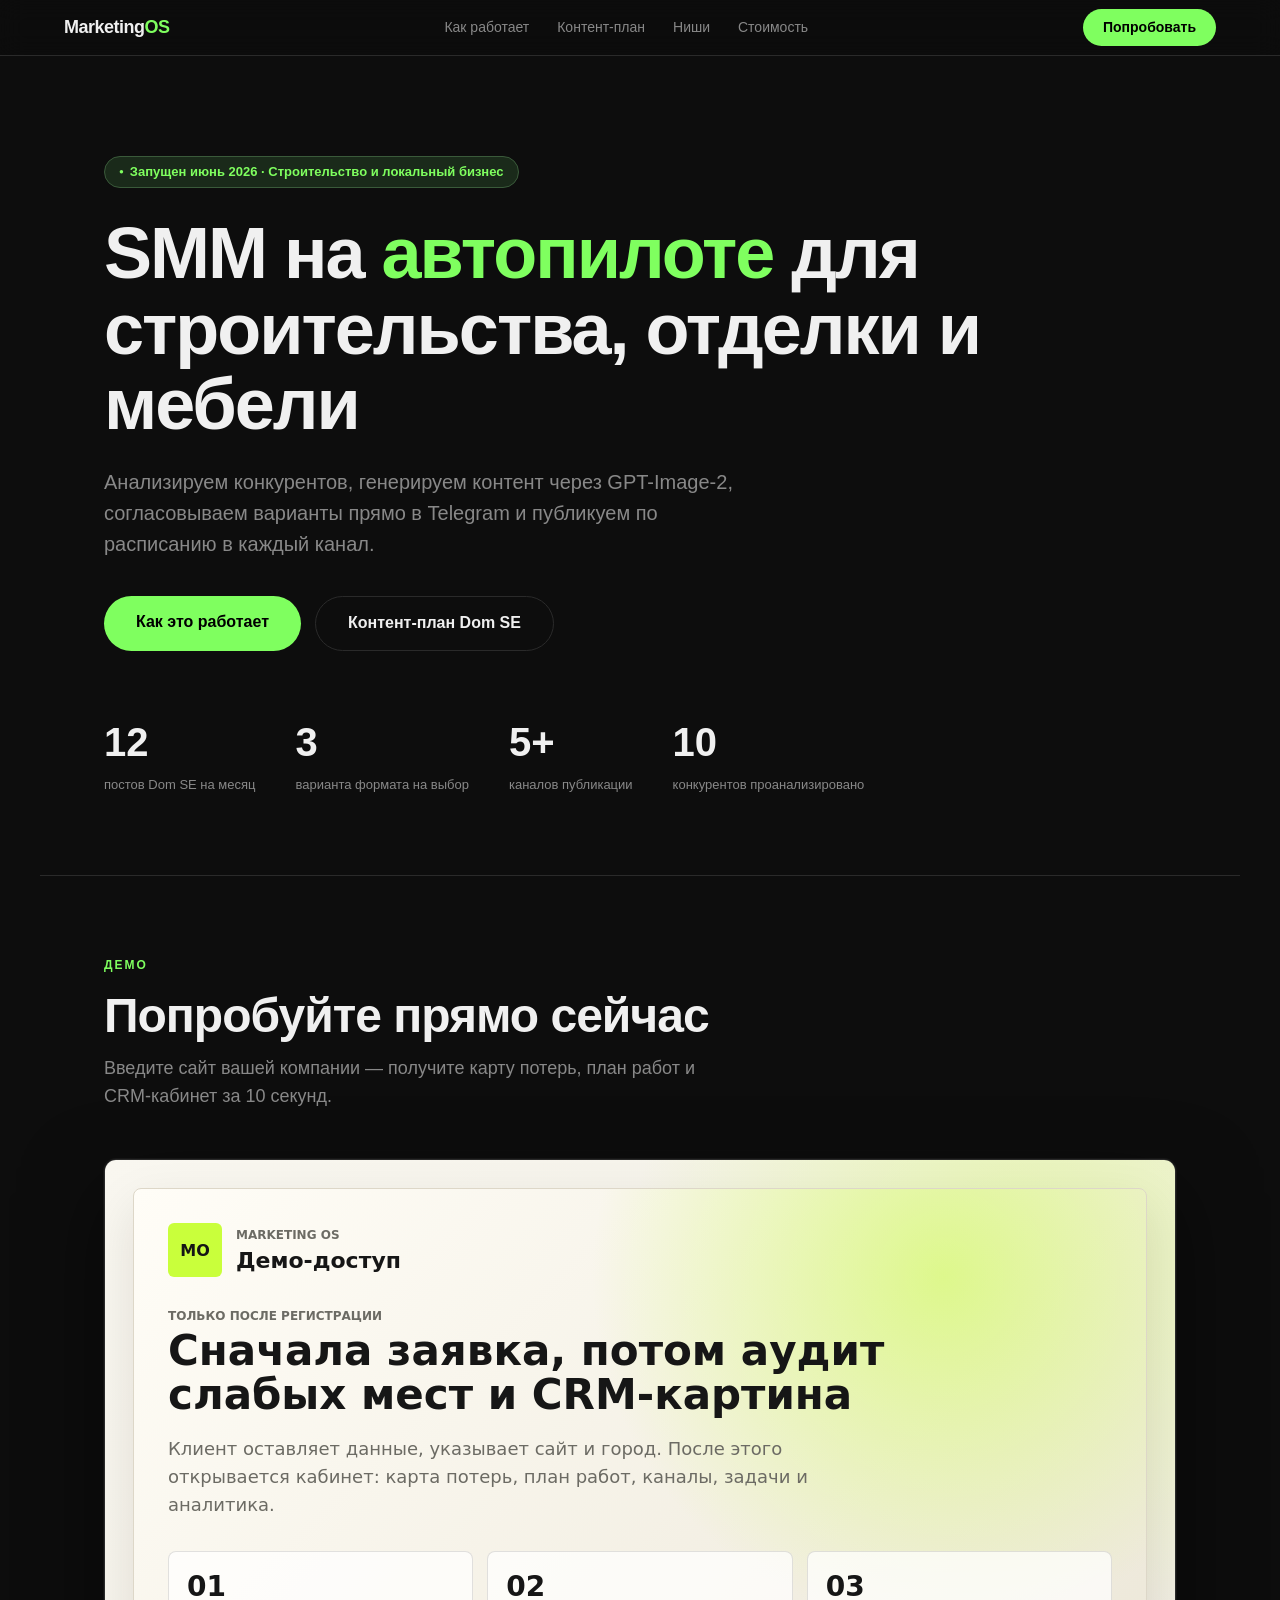
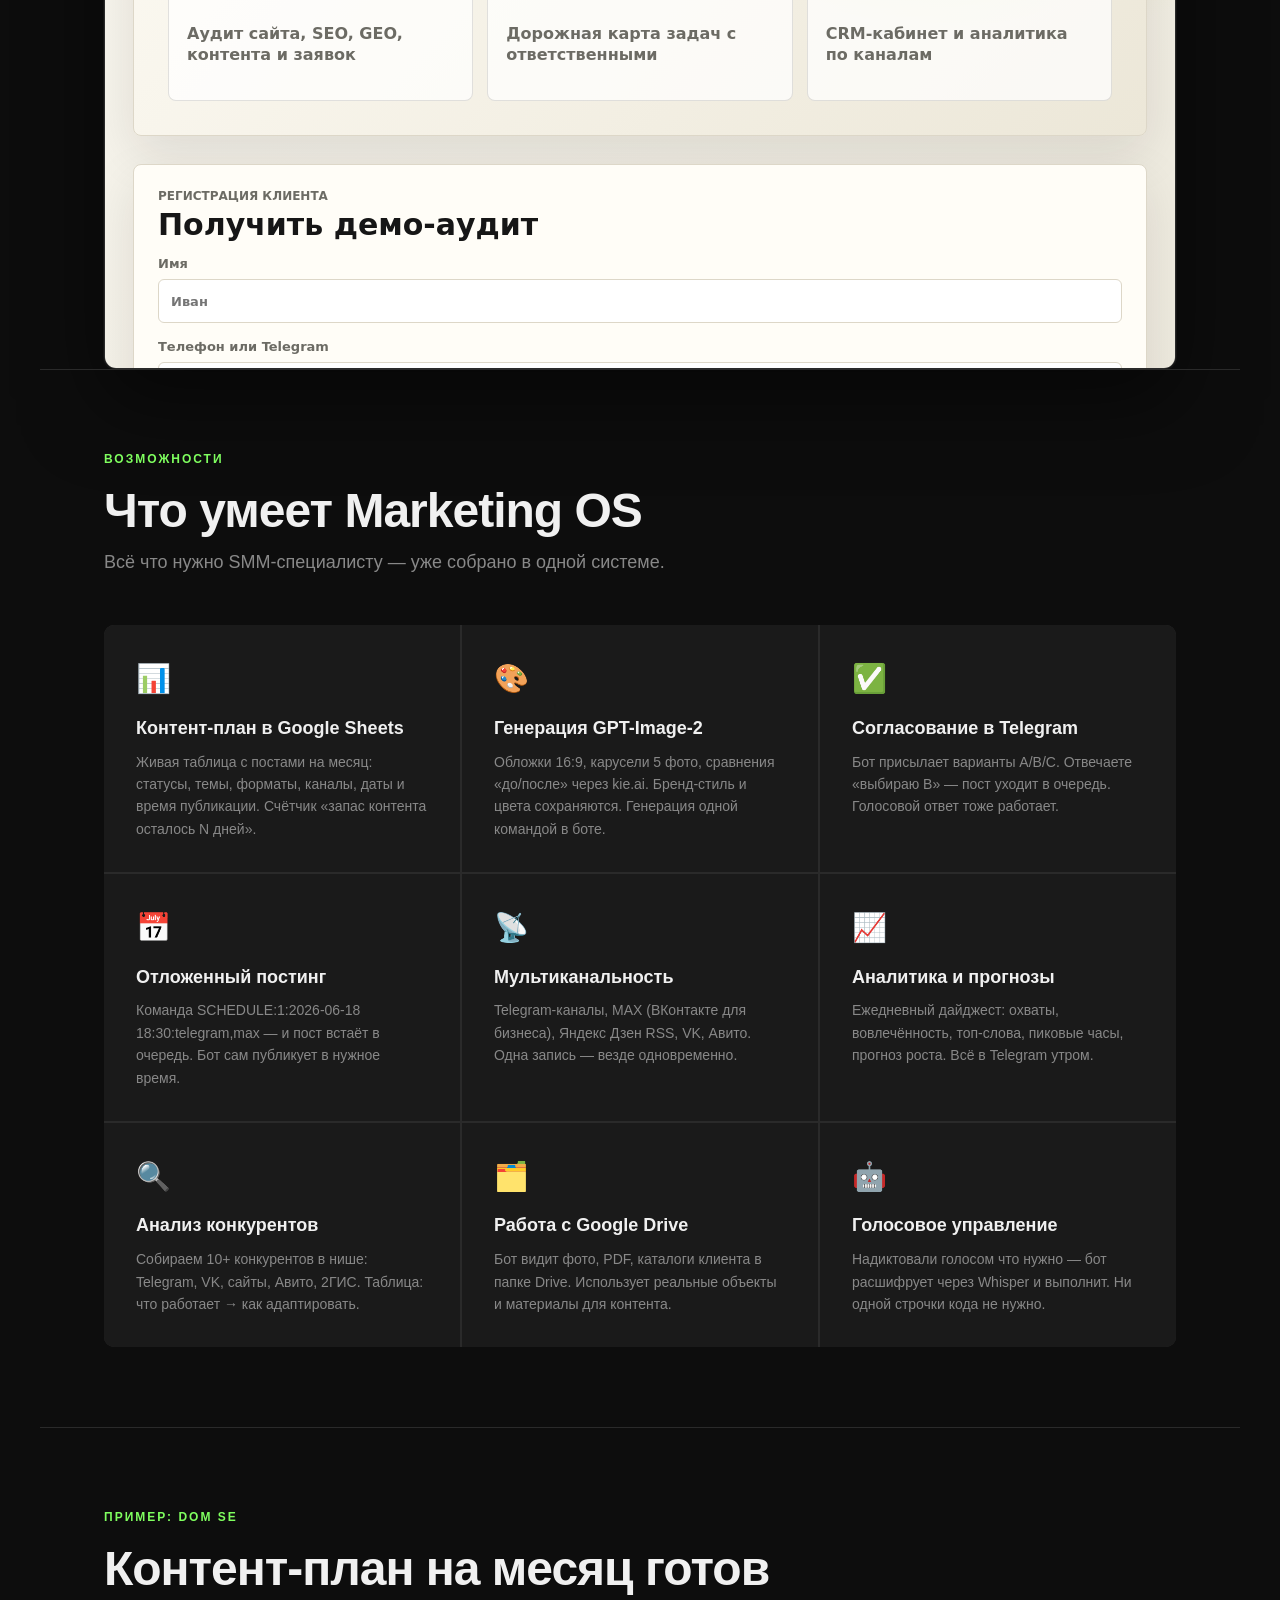
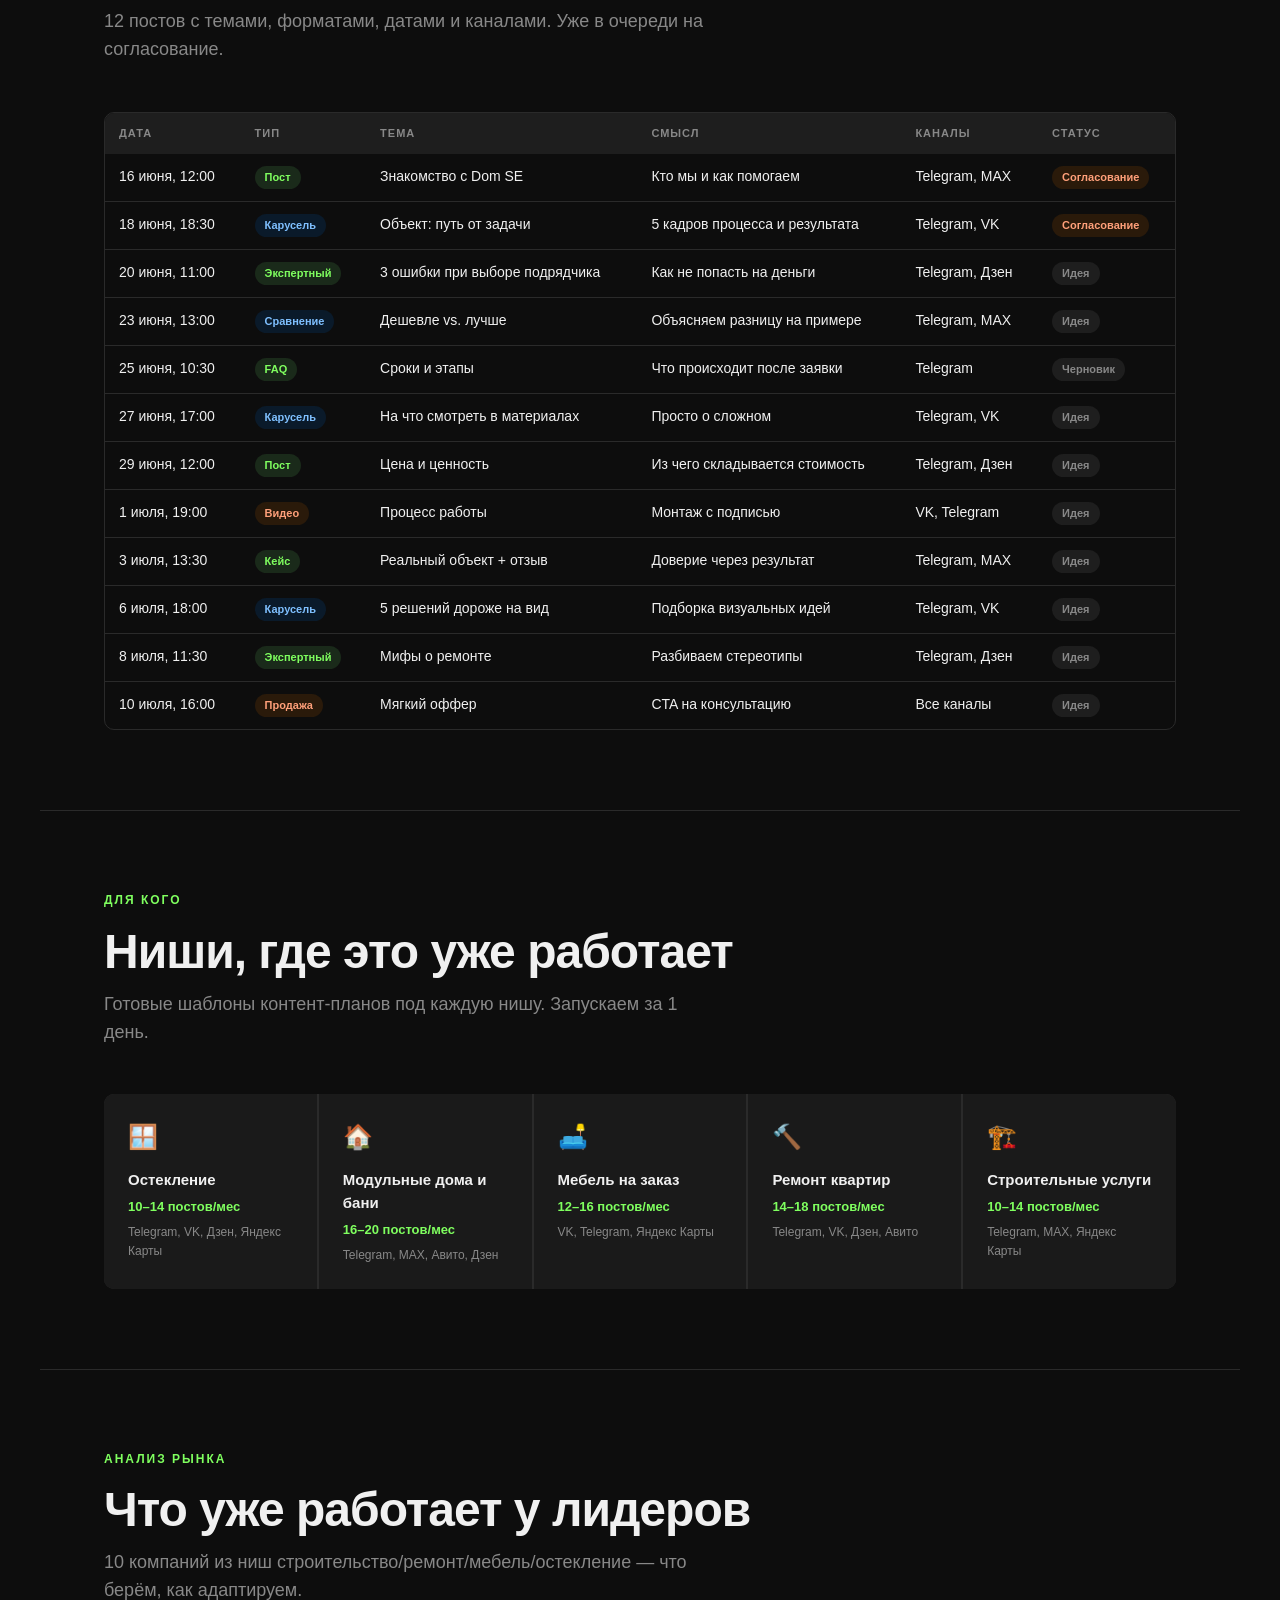
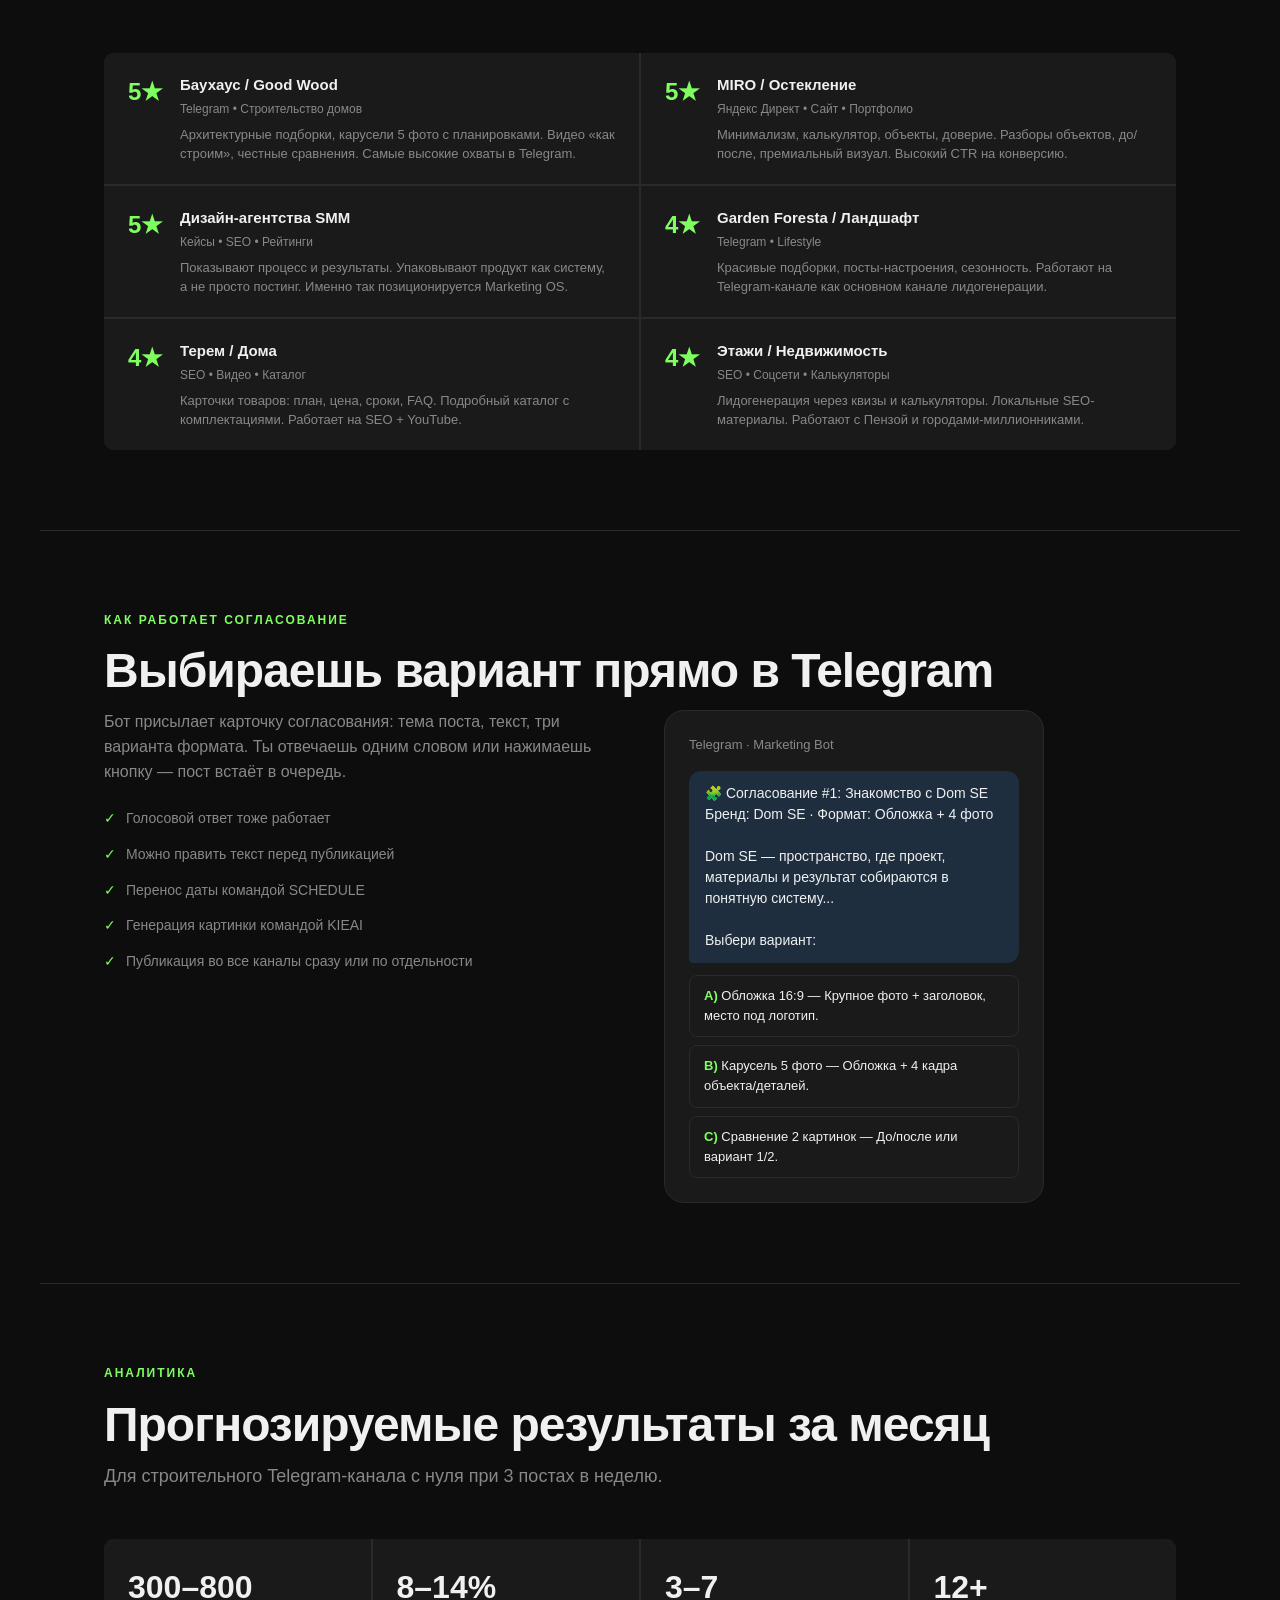
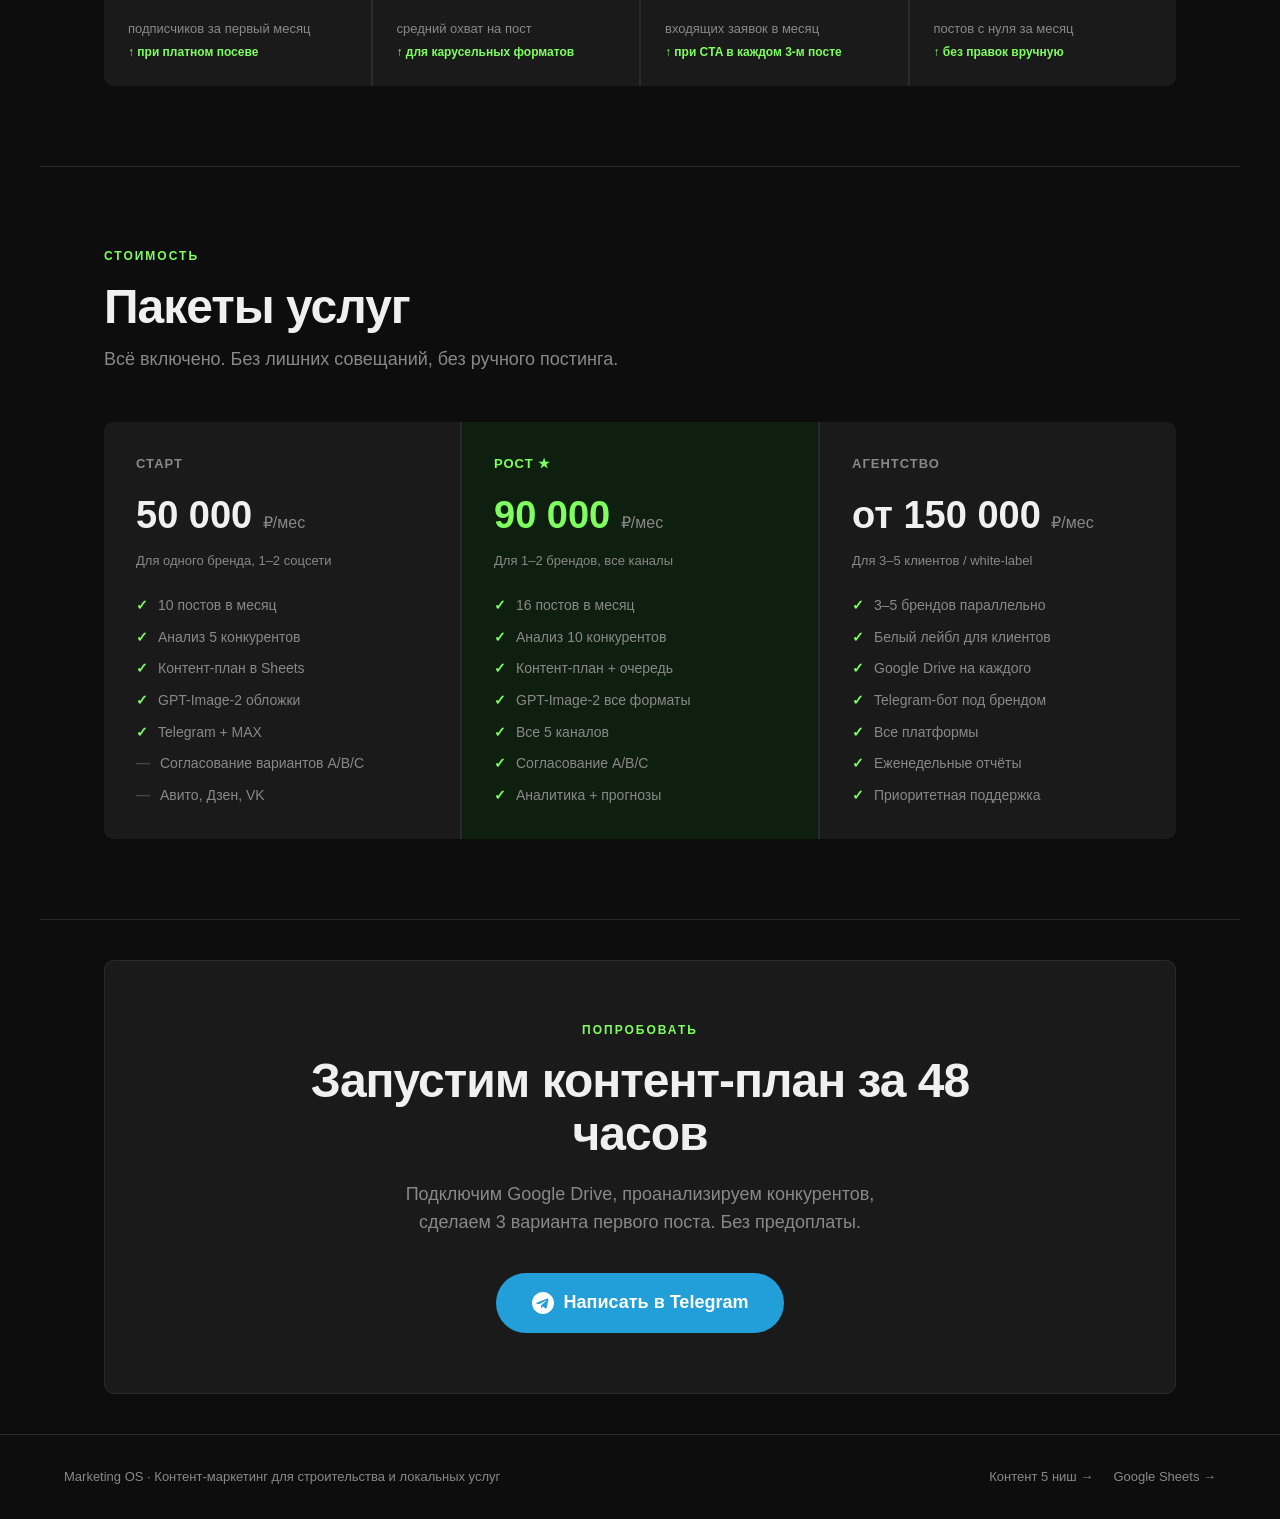
<file: docs/index.html>
<!doctype html>
<html lang="ru">
<head>
  <meta charset="utf-8">
  <meta name="viewport" content="width=device-width, initial-scale=1">
  <title>Marketing OS — автоматизация контент-маркетинга для строительных и локальных брендов</title>
  <meta name="description" content="Система полного цикла: анализ конкурентов → контент-план → генерация GPT-Image-2 → согласование в Telegram → отложенный постинг во все каналы.">
  <style>
    :root {
      --bg: #0d0d0d;
      --bg2: #141414;
      --card: #1a1a1a;
      --border: #2a2a2a;
      --ink: #f0f0f0;
      --muted: #888;
      --accent: #7fff5f;
      --accent2: #3d9bff;
      --accent3: #ff7043;
      --r: 10px;
    }
    * { box-sizing: border-box; margin: 0; padding: 0; }
    html { scroll-behavior: smooth; }
    body { font-family: 'Inter', -apple-system, Arial, sans-serif; background: var(--bg); color: var(--ink); line-height: 1.55; }

    /* NAV */
    nav { position: sticky; top: 0; z-index: 100; background: rgba(13,13,13,.92); backdrop-filter: blur(12px); border-bottom: 1px solid var(--border); padding: 0 5vw; display: flex; align-items: center; justify-content: space-between; height: 56px; }
    .nav-logo { font-weight: 800; font-size: 18px; letter-spacing: -.5px; color: var(--ink); text-decoration: none; }
    .nav-logo span { color: var(--accent); }
    .nav-links { display: flex; gap: 28px; list-style: none; }
    .nav-links a { color: var(--muted); text-decoration: none; font-size: 14px; transition: color .15s; }
    .nav-links a:hover { color: var(--ink); }
    .nav-cta { background: var(--accent); color: #000; border: none; border-radius: 999px; padding: 8px 20px; font-weight: 700; font-size: 14px; cursor: pointer; text-decoration: none; }

    /* HERO */
    .hero { padding: 100px 5vw 80px; max-width: 1200px; margin: 0 auto; }
    .hero-badge { display: inline-flex; align-items: center; gap: 6px; background: #1a2a1a; border: 1px solid #3a5a3a; color: var(--accent); border-radius: 999px; padding: 5px 14px; font-size: 13px; font-weight: 600; margin-bottom: 28px; }
    .hero-badge::before { content: '●'; font-size: 8px; }
    h1 { font-size: clamp(36px, 6vw, 72px); font-weight: 800; line-height: 1.05; letter-spacing: -2px; max-width: 900px; }
    h1 em { font-style: normal; color: var(--accent); }
    .hero-sub { font-size: clamp(16px, 2vw, 20px); color: var(--muted); margin-top: 24px; max-width: 640px; }
    .hero-actions { display: flex; gap: 14px; margin-top: 36px; flex-wrap: wrap; }
    .btn-primary { background: var(--accent); color: #000; border-radius: 999px; padding: 14px 32px; font-weight: 800; font-size: 16px; text-decoration: none; }
    .btn-secondary { background: transparent; color: var(--ink); border: 1px solid var(--border); border-radius: 999px; padding: 14px 32px; font-weight: 600; font-size: 16px; text-decoration: none; }
    .hero-stats { display: flex; gap: 40px; margin-top: 60px; flex-wrap: wrap; }
    .stat-item { }
    .stat-num { font-size: 40px; font-weight: 800; color: var(--ink); }
    .stat-label { font-size: 13px; color: var(--muted); margin-top: 2px; }

    /* FLOW */
    .section { padding: 80px 5vw; max-width: 1200px; margin: 0 auto; }
    .section-label { font-size: 12px; font-weight: 700; letter-spacing: 2px; color: var(--accent); text-transform: uppercase; margin-bottom: 16px; }
    h2 { font-size: clamp(28px, 4vw, 48px); font-weight: 800; letter-spacing: -1px; line-height: 1.1; margin-bottom: 12px; }
    .section-lead { color: var(--muted); font-size: 18px; max-width: 600px; margin-bottom: 48px; }
    .flow { display: grid; grid-template-columns: repeat(5, 1fr); gap: 2px; background: var(--border); border-radius: var(--r); overflow: hidden; }
    .flow-step { background: var(--card); padding: 28px 20px; }
    .flow-num { font-size: 13px; font-weight: 700; color: var(--accent); margin-bottom: 10px; }
    .flow-title { font-size: 16px; font-weight: 700; margin-bottom: 8px; }
    .flow-desc { font-size: 13px; color: var(--muted); line-height: 1.5; }

    /* FEATURES */
    .features { display: grid; grid-template-columns: repeat(3, 1fr); gap: 2px; background: var(--border); border-radius: var(--r); overflow: hidden; }
    .feat { background: var(--card); padding: 32px; }
    .feat-icon { font-size: 28px; margin-bottom: 14px; }
    .feat-title { font-size: 18px; font-weight: 700; margin-bottom: 8px; }
    .feat-desc { color: var(--muted); font-size: 14px; line-height: 1.6; }

    /* CONTENT PLAN TABLE */
    .table-wrap { border-radius: var(--r); overflow: hidden; border: 1px solid var(--border); }
    table { width: 100%; border-collapse: collapse; font-size: 14px; }
    th { background: #1e1e1e; color: var(--muted); font-size: 11px; font-weight: 700; letter-spacing: 1px; text-transform: uppercase; padding: 12px 14px; text-align: left; }
    td { padding: 12px 14px; border-bottom: 1px solid var(--border); vertical-align: top; }
    tr:last-child td { border-bottom: none; }
    tr:hover td { background: #1f1f1f; }
    .pill { display: inline-block; border-radius: 999px; padding: 3px 10px; font-size: 11px; font-weight: 700; }
    .pill-green { background: #1a2a1a; color: #7fff5f; }
    .pill-blue { background: #0a1a2a; color: #7fc0ff; }
    .pill-orange { background: #2a1a0a; color: #ffa07a; }
    .pill-gray { background: #1e1e1e; color: #888; }

    /* NICHES */
    .niches { display: grid; grid-template-columns: repeat(5, 1fr); gap: 2px; background: var(--border); border-radius: var(--r); overflow: hidden; }
    .niche { background: var(--card); padding: 24px; }
    .niche-icon { font-size: 24px; margin-bottom: 12px; }
    .niche-name { font-size: 15px; font-weight: 700; margin-bottom: 6px; }
    .niche-posts { color: var(--accent); font-size: 13px; font-weight: 700; }
    .niche-channels { font-size: 12px; color: var(--muted); margin-top: 6px; }

    /* COMPETITORS */
    .comp-grid { display: grid; grid-template-columns: repeat(2, 1fr); gap: 2px; background: var(--border); border-radius: var(--r); overflow: hidden; }
    .comp-item { background: var(--card); padding: 20px 24px; display: flex; gap: 16px; align-items: flex-start; }
    .comp-score { font-size: 24px; font-weight: 800; color: var(--accent); min-width: 36px; }
    .comp-name { font-size: 15px; font-weight: 700; margin-bottom: 4px; }
    .comp-niche { font-size: 12px; color: var(--muted); }
    .comp-insight { font-size: 13px; color: var(--muted); margin-top: 6px; line-height: 1.5; }

    /* APPROVAL DEMO */
    .demo-phone { background: var(--card); border: 1px solid var(--border); border-radius: 20px; padding: 24px; max-width: 380px; }
    .demo-header { font-size: 13px; color: var(--muted); margin-bottom: 16px; }
    .demo-msg { background: #1e2e3e; border-radius: 12px 12px 12px 4px; padding: 12px 16px; margin-bottom: 10px; font-size: 14px; line-height: 1.5; }
    .demo-choices { display: flex; flex-direction: column; gap: 8px; margin-top: 12px; }
    .demo-btn { border: 1px solid var(--border); border-radius: 8px; padding: 10px 14px; font-size: 13px; color: var(--ink); background: #1a1a1a; cursor: pointer; text-align: left; }
    .demo-btn:hover { background: #222; border-color: var(--accent); }
    .demo-btn b { color: var(--accent); }

    /* PRICING */
    .pricing { display: grid; grid-template-columns: repeat(3, 1fr); gap: 2px; background: var(--border); border-radius: var(--r); overflow: hidden; }
    .price-card { background: var(--card); padding: 32px; }
    .price-card.featured { background: #0f1f0f; }
    .price-name { font-size: 13px; font-weight: 700; letter-spacing: 1px; text-transform: uppercase; color: var(--muted); margin-bottom: 12px; }
    .price-price { font-size: 38px; font-weight: 800; margin-bottom: 6px; }
    .price-price span { font-size: 16px; font-weight: 400; color: var(--muted); }
    .price-desc { font-size: 13px; color: var(--muted); margin-bottom: 24px; }
    .price-list { list-style: none; display: flex; flex-direction: column; gap: 10px; }
    .price-list li { font-size: 14px; color: var(--muted); display: flex; gap: 10px; align-items: flex-start; }
    .price-list li::before { content: '✓'; color: var(--accent); font-weight: 700; flex-shrink: 0; }
    .price-list li.x::before { content: '—'; color: #444; }

    /* ANALYTICS */
    .analytics-grid { display: grid; grid-template-columns: repeat(4, 1fr); gap: 2px; background: var(--border); border-radius: var(--r); overflow: hidden; }
    .analytics-card { background: var(--card); padding: 24px; }
    .analytics-num { font-size: 32px; font-weight: 800; }
    .analytics-label { font-size: 13px; color: var(--muted); margin-top: 6px; }
    .analytics-trend { font-size: 12px; color: var(--accent); margin-top: 4px; font-weight: 600; }

    /* CTA */
    .cta-block { background: var(--card); border: 1px solid var(--border); border-radius: var(--r); padding: 60px 5vw; text-align: center; }
    .cta-block h2 { max-width: 700px; margin: 0 auto 20px; }
    .cta-block p { color: var(--muted); max-width: 500px; margin: 0 auto 36px; font-size: 18px; }
    .cta-tg { display: inline-flex; align-items: center; gap: 10px; background: #229ED9; color: #fff; border-radius: 999px; padding: 16px 36px; font-weight: 800; font-size: 18px; text-decoration: none; }

    /* FOOTER */
    footer { border-top: 1px solid var(--border); padding: 32px 5vw; display: flex; justify-content: space-between; align-items: center; font-size: 13px; color: var(--muted); }

    /* DIVIDER */
    .divider { border: none; border-top: 1px solid var(--border); max-width: 1200px; margin: 0 auto; }

    @media (max-width: 900px) {
      .flow, .features, .niches { grid-template-columns: 1fr; }
      .comp-grid, .pricing, .analytics-grid { grid-template-columns: 1fr; }
      .nav-links { display: none; }
      .hero-stats { gap: 24px; }
    }
    @media (max-width: 600px) {
      .features { grid-template-columns: 1fr; }
    }
    /* Demo audit embed */
    .section--demo { padding-bottom: 0; }
    .demo-embed {
      margin-top: 32px;
      width: 100%;
      height: 90vh;
      min-height: 640px;
      border-radius: 12px;
      overflow: hidden;
      border: 1px solid var(--border);
      box-shadow: 0 0 0 1px rgba(255,255,255,.04), 0 32px 80px rgba(0,0,0,.5);
    }
    .demo-embed iframe {
      width: 100%;
      height: 100%;
      border: none;
      display: block;
    }
    .demo-mobile-cta { display: none; }
    @media (max-width: 900px) {
      .demo-embed { display: none; }
      .demo-mobile-cta {
        display: flex;
        flex-direction: column;
        align-items: center;
        gap: 20px;
        margin-top: 32px;
        padding: 32px 24px;
        background: var(--card);
        border: 1px solid var(--border);
        border-radius: 12px;
        text-align: center;
      }
      .demo-mobile-cta .demo-steps {
        display: grid;
        grid-template-columns: 1fr 1fr;
        gap: 12px;
        width: 100%;
      }
      .demo-mobile-cta .demo-step {
        background: var(--bg2);
        border: 1px solid var(--border);
        border-radius: 8px;
        padding: 14px 12px;
        font-size: 13px;
        color: var(--muted);
        text-align: left;
      }
      .demo-mobile-cta .demo-step strong {
        display: block;
        color: var(--accent);
        font-size: 11px;
        letter-spacing: .5px;
        margin-bottom: 4px;
        text-transform: uppercase;
      }
      .demo-mobile-cta .btn-demo {
        display: block;
        width: 100%;
        padding: 16px;
        background: var(--accent);
        color: #000;
        font-weight: 700;
        font-size: 16px;
        border-radius: 8px;
        text-decoration: none;
        text-align: center;
        letter-spacing: -.2px;
      }
      .demo-mobile-cta .btn-demo-sub {
        font-size: 12px;
        color: var(--muted);
      }
    }
  </style>
</head>
<body>

<nav>
  <a class="nav-logo" href="#">Marketing<span>OS</span></a>
  <ul class="nav-links">
    <li><a href="#how">Как работает</a></li>
    <li><a href="#plan">Контент-план</a></li>
    <li><a href="#niches">Ниши</a></li>
    <li><a href="#pricing">Стоимость</a></li>
  </ul>
  <a class="nav-cta" href="cabinet.html">Попробовать</a>
</nav>

<!-- HERO -->
<div class="hero">
  <div class="hero-badge">Запущен июнь 2026 · Строительство и локальный бизнес</div>
  <h1>SMM на <em>автопилоте</em> для строительства, отделки и мебели</h1>
  <p class="hero-sub">Анализируем конкурентов, генерируем контент через GPT-Image-2, согласовываем варианты прямо в Telegram и публикуем по расписанию в каждый канал.</p>
  <div class="hero-actions">
    <a class="btn-primary" href="#how">Как это работает</a>
    <a class="btn-secondary" href="#plan">Контент-план Dom SE</a>
  </div>
  <div class="hero-stats">
    <div class="stat-item"><div class="stat-num">12</div><div class="stat-label">постов Dom SE на месяц</div></div>
    <div class="stat-item"><div class="stat-num">3</div><div class="stat-label">варианта формата на выбор</div></div>
    <div class="stat-item"><div class="stat-num">5+</div><div class="stat-label">каналов публикации</div></div>
    <div class="stat-item"><div class="stat-num">10</div><div class="stat-label">конкурентов проанализировано</div></div>
  </div>
</div>

<hr class="divider">

<!-- HOW IT WORKS — DEMO AUDIT EMBED -->
<div class="section section--demo" id="how">
  <div class="section-label">Демо</div>
  <h2>Попробуйте прямо сейчас</h2>
  <p class="section-lead">Введите сайт вашей компании — получите карту потерь, план работ и CRM-кабинет за 10 секунд.</p>
  <div class="demo-embed">
    <iframe
      src="audit.html"
      title="Демо-аудит Marketing OS"
      frameborder="0"
      scrolling="yes"
      loading="lazy"
    ></iframe>
  </div>
  <div class="demo-mobile-cta">
    <div class="demo-steps">
      <div class="demo-step"><strong>01</strong>Введите сайт, город и нишу</div>
      <div class="demo-step"><strong>02</strong>Аудит запускается за 10 сек</div>
      <div class="demo-step"><strong>03</strong>Карта потерь и 6 слабых мест</div>
      <div class="demo-step"><strong>04</strong>CRM + план работ уже внутри</div>
    </div>
    <a class="btn-demo" href="audit.html">Открыть демо-кабинет →</a>
    <span class="btn-demo-sub">Без регистрации — данные останутся только у вас</span>
  </div>
</div>

<hr class="divider">

<!-- FEATURES -->
<div class="section">
  <div class="section-label">Возможности</div>
  <h2>Что умеет Marketing OS</h2>
  <p class="section-lead">Всё что нужно SMM-специалисту — уже собрано в одной системе.</p>
  <div class="features">
    <div class="feat">
      <div class="feat-icon">📊</div>
      <div class="feat-title">Контент-план в Google Sheets</div>
      <div class="feat-desc">Живая таблица с постами на месяц: статусы, темы, форматы, каналы, даты и время публикации. Счётчик «запас контента осталось N дней».</div>
    </div>
    <div class="feat">
      <div class="feat-icon">🎨</div>
      <div class="feat-title">Генерация GPT-Image-2</div>
      <div class="feat-desc">Обложки 16:9, карусели 5 фото, сравнения «до/после» через kie.ai. Бренд-стиль и цвета сохраняются. Генерация одной командой в боте.</div>
    </div>
    <div class="feat">
      <div class="feat-icon">✅</div>
      <div class="feat-title">Согласование в Telegram</div>
      <div class="feat-desc">Бот присылает варианты A/B/C. Отвечаете «выбираю B» — пост уходит в очередь. Голосовой ответ тоже работает.</div>
    </div>
    <div class="feat">
      <div class="feat-icon">📅</div>
      <div class="feat-title">Отложенный постинг</div>
      <div class="feat-desc">Команда SCHEDULE:1:2026-06-18 18:30:telegram,max — и пост встаёт в очередь. Бот сам публикует в нужное время.</div>
    </div>
    <div class="feat">
      <div class="feat-icon">📡</div>
      <div class="feat-title">Мультиканальность</div>
      <div class="feat-desc">Telegram-каналы, MAX (ВКонтакте для бизнеса), Яндекс Дзен RSS, VK, Авито. Одна запись — везде одновременно.</div>
    </div>
    <div class="feat">
      <div class="feat-icon">📈</div>
      <div class="feat-title">Аналитика и прогнозы</div>
      <div class="feat-desc">Ежедневный дайджест: охваты, вовлечённость, топ-слова, пиковые часы, прогноз роста. Всё в Telegram утром.</div>
    </div>
    <div class="feat">
      <div class="feat-icon">🔍</div>
      <div class="feat-title">Анализ конкурентов</div>
      <div class="feat-desc">Собираем 10+ конкурентов в нише: Telegram, VK, сайты, Авито, 2ГИС. Таблица: что работает → как адаптировать.</div>
    </div>
    <div class="feat">
      <div class="feat-icon">🗂️</div>
      <div class="feat-title">Работа с Google Drive</div>
      <div class="feat-desc">Бот видит фото, PDF, каталоги клиента в папке Drive. Использует реальные объекты и материалы для контента.</div>
    </div>
    <div class="feat">
      <div class="feat-icon">🤖</div>
      <div class="feat-title">Голосовое управление</div>
      <div class="feat-desc">Надиктовали голосом что нужно — бот расшифрует через Whisper и выполнит. Ни одной строчки кода не нужно.</div>
    </div>
  </div>
</div>

<hr class="divider">

<!-- CONTENT PLAN -->
<div class="section" id="plan">
  <div class="section-label">Пример: Dom SE</div>
  <h2>Контент-план на месяц готов</h2>
  <p class="section-lead">12 постов с темами, форматами, датами и каналами. Уже в очереди на согласование.</p>
  <div class="table-wrap">
    <table>
      <thead>
        <tr>
          <th>Дата</th>
          <th>Тип</th>
          <th>Тема</th>
          <th>Смысл</th>
          <th>Каналы</th>
          <th>Статус</th>
        </tr>
      </thead>
      <tbody>
        <tr><td>16 июня, 12:00</td><td><span class="pill pill-green">Пост</span></td><td>Знакомство с Dom SE</td><td>Кто мы и как помогаем</td><td>Telegram, MAX</td><td><span class="pill pill-orange">Согласование</span></td></tr>
        <tr><td>18 июня, 18:30</td><td><span class="pill pill-blue">Карусель</span></td><td>Объект: путь от задачи</td><td>5 кадров процесса и результата</td><td>Telegram, VK</td><td><span class="pill pill-orange">Согласование</span></td></tr>
        <tr><td>20 июня, 11:00</td><td><span class="pill pill-green">Экспертный</span></td><td>3 ошибки при выборе подрядчика</td><td>Как не попасть на деньги</td><td>Telegram, Дзен</td><td><span class="pill pill-gray">Идея</span></td></tr>
        <tr><td>23 июня, 13:00</td><td><span class="pill pill-blue">Сравнение</span></td><td>Дешевле vs. лучше</td><td>Объясняем разницу на примере</td><td>Telegram, MAX</td><td><span class="pill pill-gray">Идея</span></td></tr>
        <tr><td>25 июня, 10:30</td><td><span class="pill pill-green">FAQ</span></td><td>Сроки и этапы</td><td>Что происходит после заявки</td><td>Telegram</td><td><span class="pill pill-gray">Черновик</span></td></tr>
        <tr><td>27 июня, 17:00</td><td><span class="pill pill-blue">Карусель</span></td><td>На что смотреть в материалах</td><td>Просто о сложном</td><td>Telegram, VK</td><td><span class="pill pill-gray">Идея</span></td></tr>
        <tr><td>29 июня, 12:00</td><td><span class="pill pill-green">Пост</span></td><td>Цена и ценность</td><td>Из чего складывается стоимость</td><td>Telegram, Дзен</td><td><span class="pill pill-gray">Идея</span></td></tr>
        <tr><td>1 июля, 19:00</td><td><span class="pill pill-orange">Видео</span></td><td>Процесс работы</td><td>Монтаж с подписью</td><td>VK, Telegram</td><td><span class="pill pill-gray">Идея</span></td></tr>
        <tr><td>3 июля, 13:30</td><td><span class="pill pill-green">Кейс</span></td><td>Реальный объект + отзыв</td><td>Доверие через результат</td><td>Telegram, MAX</td><td><span class="pill pill-gray">Идея</span></td></tr>
        <tr><td>6 июля, 18:00</td><td><span class="pill pill-blue">Карусель</span></td><td>5 решений дороже на вид</td><td>Подборка визуальных идей</td><td>Telegram, VK</td><td><span class="pill pill-gray">Идея</span></td></tr>
        <tr><td>8 июля, 11:30</td><td><span class="pill pill-green">Экспертный</span></td><td>Мифы о ремонте</td><td>Разбиваем стереотипы</td><td>Telegram, Дзен</td><td><span class="pill pill-gray">Идея</span></td></tr>
        <tr><td>10 июля, 16:00</td><td><span class="pill pill-orange">Продажа</span></td><td>Мягкий оффер</td><td>CTA на консультацию</td><td>Все каналы</td><td><span class="pill pill-gray">Идея</span></td></tr>
      </tbody>
    </table>
  </div>
</div>

<hr class="divider">

<!-- NICHES -->
<div class="section" id="niches">
  <div class="section-label">Для кого</div>
  <h2>Ниши, где это уже работает</h2>
  <p class="section-lead">Готовые шаблоны контент-планов под каждую нишу. Запускаем за 1 день.</p>
  <div class="niches">
    <div class="niche">
      <div class="niche-icon">🪟</div>
      <div class="niche-name">Остекление</div>
      <div class="niche-posts">10–14 постов/мес</div>
      <div class="niche-channels">Telegram, VK, Дзен, Яндекс Карты</div>
    </div>
    <div class="niche">
      <div class="niche-icon">🏠</div>
      <div class="niche-name">Модульные дома и бани</div>
      <div class="niche-posts">16–20 постов/мес</div>
      <div class="niche-channels">Telegram, MAX, Авито, Дзен</div>
    </div>
    <div class="niche">
      <div class="niche-icon">🛋️</div>
      <div class="niche-name">Мебель на заказ</div>
      <div class="niche-posts">12–16 постов/мес</div>
      <div class="niche-channels">VK, Telegram, Яндекс Карты</div>
    </div>
    <div class="niche">
      <div class="niche-icon">🔨</div>
      <div class="niche-name">Ремонт квартир</div>
      <div class="niche-posts">14–18 постов/мес</div>
      <div class="niche-channels">Telegram, VK, Дзен, Авито</div>
    </div>
    <div class="niche">
      <div class="niche-icon">🏗️</div>
      <div class="niche-name">Строительные услуги</div>
      <div class="niche-posts">10–14 постов/мес</div>
      <div class="niche-channels">Telegram, MAX, Яндекс Карты</div>
    </div>
  </div>
</div>

<hr class="divider">

<!-- COMPETITORS -->
<div class="section">
  <div class="section-label">Анализ рынка</div>
  <h2>Что уже работает у лидеров</h2>
  <p class="section-lead">10 компаний из ниш строительство/ремонт/мебель/остекление — что берём, как адаптируем.</p>
  <div class="comp-grid">
    <div class="comp-item">
      <div class="comp-score">5★</div>
      <div>
        <div class="comp-name">Баухаус / Good Wood</div>
        <div class="comp-niche">Telegram • Строительство домов</div>
        <div class="comp-insight">Архитектурные подборки, карусели 5 фото с планировками. Видео «как строим», честные сравнения. Самые высокие охваты в Telegram.</div>
      </div>
    </div>
    <div class="comp-item">
      <div class="comp-score">5★</div>
      <div>
        <div class="comp-name">MIRO / Остекление</div>
        <div class="comp-niche">Яндекс Директ • Сайт • Портфолио</div>
        <div class="comp-insight">Минимализм, калькулятор, объекты, доверие. Разборы объектов, до/после, премиальный визуал. Высокий CTR на конверсию.</div>
      </div>
    </div>
    <div class="comp-item">
      <div class="comp-score">5★</div>
      <div>
        <div class="comp-name">Дизайн-агентства SMM</div>
        <div class="comp-niche">Кейсы • SEO • Рейтинги</div>
        <div class="comp-insight">Показывают процесс и результаты. Упаковывают продукт как систему, а не просто постинг. Именно так позиционируется Marketing OS.</div>
      </div>
    </div>
    <div class="comp-item">
      <div class="comp-score">4★</div>
      <div>
        <div class="comp-name">Garden Foresta / Ландшафт</div>
        <div class="comp-niche">Telegram • Lifestyle</div>
        <div class="comp-insight">Красивые подборки, посты-настроения, сезонность. Работают на Telegram-канале как основном канале лидогенерации.</div>
      </div>
    </div>
    <div class="comp-item">
      <div class="comp-score">4★</div>
      <div>
        <div class="comp-name">Терем / Дома</div>
        <div class="comp-niche">SEO • Видео • Каталог</div>
        <div class="comp-insight">Карточки товаров: план, цена, сроки, FAQ. Подробный каталог с комплектациями. Работает на SEO + YouTube.</div>
      </div>
    </div>
    <div class="comp-item">
      <div class="comp-score">4★</div>
      <div>
        <div class="comp-name">Этажи / Недвижимость</div>
        <div class="comp-niche">SEO • Соцсети • Калькуляторы</div>
        <div class="comp-insight">Лидогенерация через квизы и калькуляторы. Локальные SEO-материалы. Работают с Пензой и городами-миллионниками.</div>
      </div>
    </div>
  </div>
</div>

<hr class="divider">

<!-- APPROVAL DEMO -->
<div class="section">
  <div class="section-label">Как работает согласование</div>
  <h2>Выбираешь вариант прямо в Telegram</h2>
  <div style="display:grid; grid-template-columns:1fr 1fr; gap:48px; align-items:start;">
    <div>
      <p style="color:var(--muted); margin-bottom:24px;">Бот присылает карточку согласования: тема поста, текст, три варианта формата. Ты отвечаешь одним словом или нажимаешь кнопку — пост встаёт в очередь.</p>
      <ul style="list-style:none; display:flex; flex-direction:column; gap:14px; color:var(--muted); font-size:14px;">
        <li style="display:flex; gap:10px;"><span style="color:var(--accent)">✓</span> Голосовой ответ тоже работает</li>
        <li style="display:flex; gap:10px;"><span style="color:var(--accent)">✓</span> Можно править текст перед публикацией</li>
        <li style="display:flex; gap:10px;"><span style="color:var(--accent)">✓</span> Перенос даты командой SCHEDULE</li>
        <li style="display:flex; gap:10px;"><span style="color:var(--accent)">✓</span> Генерация картинки командой KIEAI</li>
        <li style="display:flex; gap:10px;"><span style="color:var(--accent)">✓</span> Публикация во все каналы сразу или по отдельности</li>
      </ul>
    </div>
    <div class="demo-phone">
      <div class="demo-header">Telegram · Marketing Bot</div>
      <div class="demo-msg">
        🧩 Согласование #1: Знакомство с Dom SE<br>
        Бренд: Dom SE · Формат: Обложка + 4 фото<br><br>
        Dom SE — пространство, где проект, материалы и результат собираются в понятную систему...<br><br>
        Выбери вариант:
      </div>
      <div class="demo-choices">
        <div class="demo-btn"><b>A)</b> Обложка 16:9 — Крупное фото + заголовок, место под логотип.</div>
        <div class="demo-btn"><b>B)</b> Карусель 5 фото — Обложка + 4 кадра объекта/деталей.</div>
        <div class="demo-btn"><b>C)</b> Сравнение 2 картинок — До/после или вариант 1/2.</div>
      </div>
    </div>
  </div>
</div>

<hr class="divider">

<!-- ANALYTICS -->
<div class="section">
  <div class="section-label">Аналитика</div>
  <h2>Прогнозируемые результаты за месяц</h2>
  <p class="section-lead">Для строительного Telegram-канала с нуля при 3 постах в неделю.</p>
  <div class="analytics-grid">
    <div class="analytics-card">
      <div class="analytics-num">300–800</div>
      <div class="analytics-label">подписчиков за первый месяц</div>
      <div class="analytics-trend">↑ при платном посеве</div>
    </div>
    <div class="analytics-card">
      <div class="analytics-num">8–14%</div>
      <div class="analytics-label">средний охват на пост</div>
      <div class="analytics-trend">↑ для карусельных форматов</div>
    </div>
    <div class="analytics-card">
      <div class="analytics-num">3–7</div>
      <div class="analytics-label">входящих заявок в месяц</div>
      <div class="analytics-trend">↑ при CTA в каждом 3-м посте</div>
    </div>
    <div class="analytics-card">
      <div class="analytics-num">12+</div>
      <div class="analytics-label">постов с нуля за месяц</div>
      <div class="analytics-trend">↑ без правок вручную</div>
    </div>
  </div>
</div>

<hr class="divider">

<!-- PRICING -->
<div class="section" id="pricing">
  <div class="section-label">Стоимость</div>
  <h2>Пакеты услуг</h2>
  <p class="section-lead">Всё включено. Без лишних совещаний, без ручного постинга.</p>
  <div class="pricing">
    <div class="price-card">
      <div class="price-name">Старт</div>
      <div class="price-price">50 000 <span>₽/мес</span></div>
      <div class="price-desc">Для одного бренда, 1–2 соцсети</div>
      <ul class="price-list">
        <li>10 постов в месяц</li>
        <li>Анализ 5 конкурентов</li>
        <li>Контент-план в Sheets</li>
        <li>GPT-Image-2 обложки</li>
        <li>Telegram + MAX</li>
        <li class="x">Согласование вариантов A/B/C</li>
        <li class="x">Авито, Дзен, VK</li>
      </ul>
    </div>
    <div class="price-card featured">
      <div class="price-name" style="color:var(--accent)">Рост ★</div>
      <div class="price-price" style="color:var(--accent)">90 000 <span>₽/мес</span></div>
      <div class="price-desc">Для 1–2 брендов, все каналы</div>
      <ul class="price-list">
        <li>16 постов в месяц</li>
        <li>Анализ 10 конкурентов</li>
        <li>Контент-план + очередь</li>
        <li>GPT-Image-2 все форматы</li>
        <li>Все 5 каналов</li>
        <li>Согласование A/B/C</li>
        <li>Аналитика + прогнозы</li>
      </ul>
    </div>
    <div class="price-card">
      <div class="price-name">Агентство</div>
      <div class="price-price">от 150 000 <span>₽/мес</span></div>
      <div class="price-desc">Для 3–5 клиентов / white-label</div>
      <ul class="price-list">
        <li>3–5 брендов параллельно</li>
        <li>Белый лейбл для клиентов</li>
        <li>Google Drive на каждого</li>
        <li>Telegram-бот под брендом</li>
        <li>Все платформы</li>
        <li>Еженедельные отчёты</li>
        <li>Приоритетная поддержка</li>
      </ul>
    </div>
  </div>
</div>

<hr class="divider">

<!-- CTA -->
<div style="padding:40px 5vw; max-width:1200px; margin:0 auto;">
  <div class="cta-block">
    <div class="section-label" style="text-align:center">Попробовать</div>
    <h2>Запустим контент-план за 48 часов</h2>
    <p>Подключим Google Drive, проанализируем конкурентов, сделаем 3 варианта первого поста. Без предоплаты.</p>
    <a class="cta-tg" href="https://t.me/ilakurockin">
      <svg width="22" height="22" viewBox="0 0 24 24" fill="currentColor"><path d="M12 0C5.373 0 0 5.373 0 12s5.373 12 12 12 12-5.373 12-12S18.627 0 12 0zm5.894 8.221l-1.97 9.28c-.145.658-.537.818-1.084.508l-3-2.21-1.447 1.394c-.16.16-.295.295-.605.295l.213-3.053 5.56-5.023c.242-.213-.054-.333-.373-.12L7.822 13.48l-2.96-.924c-.643-.204-.657-.643.136-.953l11.57-4.461c.537-.194 1.006.131.826.08z"/></svg>
      Написать в Telegram
    </a>
  </div>
</div>

<footer>
  <div>Marketing OS · Контент-маркетинг для строительства и локальных услуг</div>
  <div style="display:flex; gap:20px;">
    <a href="niches.html" style="color:var(--muted); text-decoration:none;">Контент 5 ниш →</a>
    <a href="https://docs.google.com/spreadsheets/d/1BxQ2r4QySjnY-34v0cTFtmUvL6dFtI6yAoZxo3PfG8Q/edit" style="color:var(--muted); text-decoration:none;">Google Sheets →</a>
  </div>
</footer>

</body>
</html>
</file>
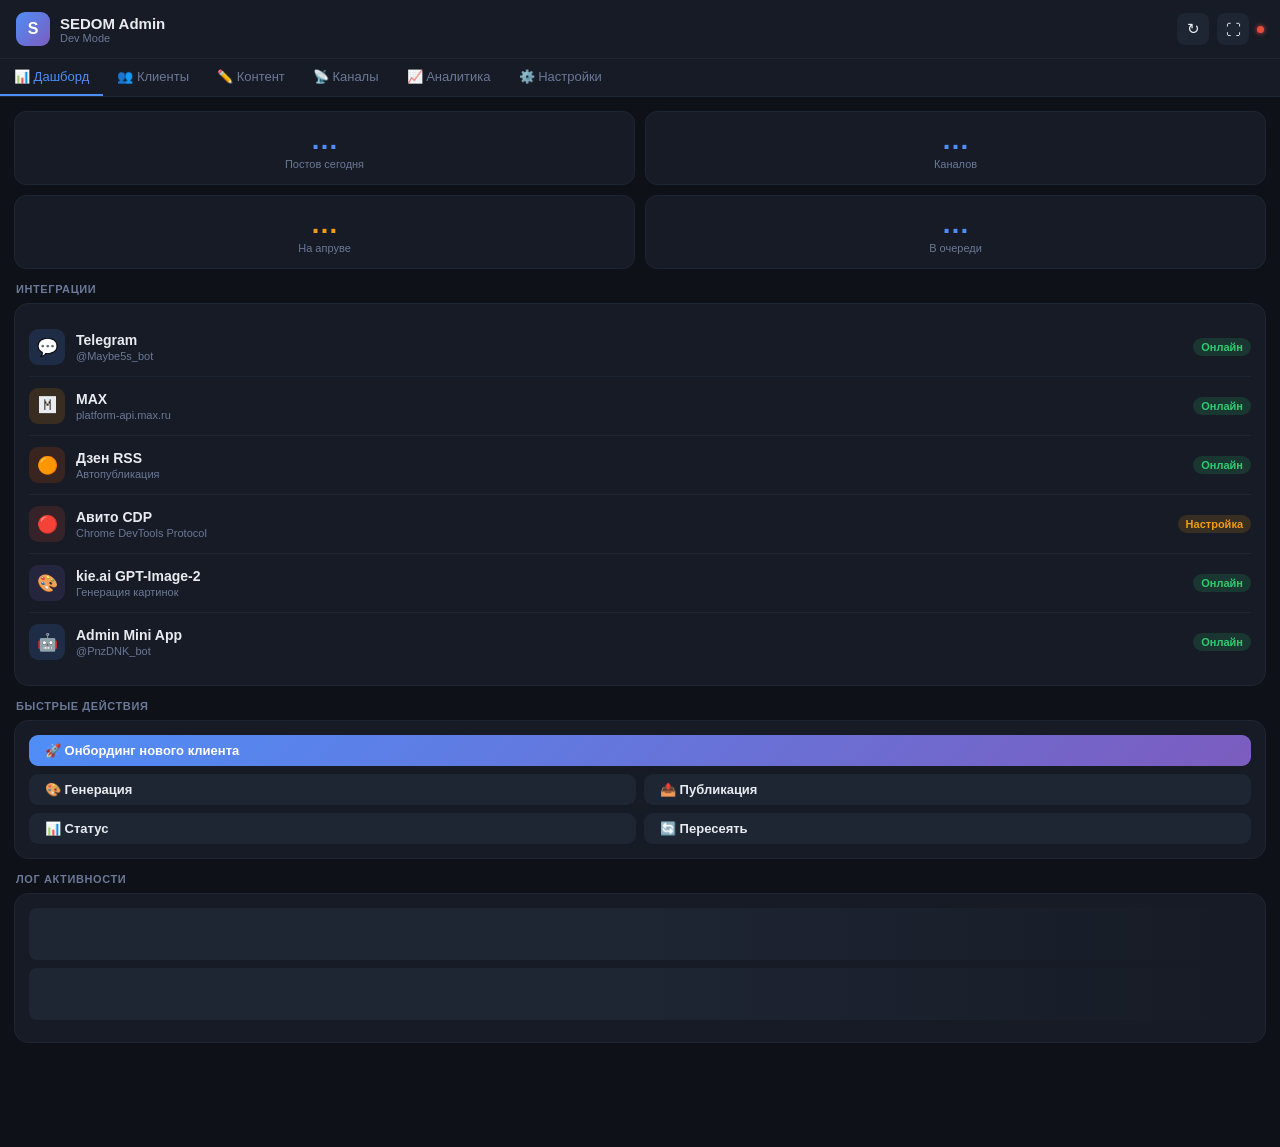
<file: docs/admin.html>
<!DOCTYPE html>
<html lang="ru">
<head>
<meta charset="UTF-8">
<meta name="viewport" content="width=device-width, initial-scale=1.0, user-scalable=no">
<title>SEDOM Admin</title>
<script src="https://telegram.org/js/telegram-web-app.js"></script>
<style>
:root {
  --bg: #0e1117; --card: #161b25; --border: #1e2533;
  --accent: #4f8ef7; --accent2: #7c5cbf;
  --text: #e8ecf1; --muted: #6b7897;
  --green: #2ecc71; --orange: #f39c12; --red: #e74c3c;
}
* { box-sizing: border-box; margin: 0; padding: 0; -webkit-tap-highlight-color: transparent; }
body {
  font-family: -apple-system, BlinkMacSystemFont, 'Segoe UI', sans-serif;
  background: var(--bg); color: var(--text);
  min-height: 100vh; padding-bottom: 72px; overflow-x: hidden;
}

/* HEADER */
.header {
  background: var(--card); border-bottom: 1px solid var(--border);
  padding: 12px 16px; display: flex; align-items: center; gap: 10px;
  position: sticky; top: 0; z-index: 100;
}
.logo {
  width: 34px; height: 34px; border-radius: 9px; flex-shrink: 0;
  background: linear-gradient(135deg, var(--accent), var(--accent2));
  display: flex; align-items: center; justify-content: center;
  font-weight: 800; font-size: 16px; color: #fff;
}
.header-info { flex: 1; min-width: 0; }
.header-title { font-size: 15px; font-weight: 700; }
.header-sub { font-size: 11px; color: var(--muted); }
.header-actions { display: flex; gap: 8px; align-items: center; }
.icon-btn {
  width: 32px; height: 32px; border-radius: 8px; border: none;
  background: var(--border); color: var(--text); font-size: 15px;
  cursor: pointer; display: flex; align-items: center; justify-content: center;
  transition: opacity .2s;
}
.icon-btn:active { opacity: .7; }
.dot { width: 7px; height: 7px; border-radius: 50%; background: var(--green); box-shadow: 0 0 5px var(--green); }
.dot.off { background: var(--red); box-shadow: 0 0 5px var(--red); }

/* NAV */
.nav {
  display: flex; background: var(--card); border-bottom: 1px solid var(--border);
  overflow-x: auto; scrollbar-width: none; position: sticky; top: 58px; z-index: 99;
}
.nav::-webkit-scrollbar { display: none; }
.nav-btn {
  flex-shrink: 0; padding: 10px 14px; border: none; background: transparent;
  color: var(--muted); font-size: 13px; font-weight: 500; cursor: pointer;
  border-bottom: 2px solid transparent; white-space: nowrap;
  display: flex; align-items: center; gap: 5px; transition: color .2s;
}
.nav-btn.active { color: var(--accent); border-bottom-color: var(--accent); }

/* PAGES */
.page { display: none; padding: 14px 14px 20px; }
.page.active { display: block; }

/* CARDS */
.card { background: var(--card); border: 1px solid var(--border); border-radius: 14px; padding: 14px; margin-bottom: 12px; }
.card-title { font-size: 11px; font-weight: 700; color: var(--muted); text-transform: uppercase; letter-spacing: .6px; margin-bottom: 12px; }
.section-label { font-size: 11px; font-weight: 700; color: var(--muted); text-transform: uppercase; letter-spacing: .6px; margin: 14px 0 8px 2px; }

/* STAT GRID */
.stat-grid { display: grid; grid-template-columns: 1fr 1fr; gap: 10px; margin-bottom: 14px; }
.stat-item { background: var(--card); border: 1px solid var(--border); border-radius: 12px; padding: 14px; text-align: center; }
.stat-value { font-size: 28px; font-weight: 800; color: var(--accent); line-height: 1; }
.stat-label { font-size: 11px; color: var(--muted); margin-top: 4px; }

/* LIST ITEMS */
.list-item { display: flex; align-items: center; gap: 11px; padding: 11px 0; border-bottom: 1px solid var(--border); }
.list-item:last-child { border-bottom: none; }
.list-icon { width: 36px; height: 36px; border-radius: 9px; display: flex; align-items: center; justify-content: center; font-size: 17px; flex-shrink: 0; }
.list-info { flex: 1; min-width: 0; }
.list-name { font-size: 14px; font-weight: 600; white-space: nowrap; overflow: hidden; text-overflow: ellipsis; }
.list-meta { font-size: 11px; color: var(--muted); margin-top: 2px; }

/* BADGES */
.badge { padding: 3px 8px; border-radius: 20px; font-size: 11px; font-weight: 600; flex-shrink: 0; }
.badge-green { background: rgba(46,204,113,.15); color: var(--green); }
.badge-orange { background: rgba(243,156,18,.15); color: var(--orange); }
.badge-red { background: rgba(231,76,60,.15); color: var(--red); }
.badge-blue { background: rgba(79,142,247,.15); color: var(--accent); }
.badge-purple { background: rgba(124,92,191,.15); color: var(--accent2); }

/* BUTTONS */
.btn {
  border: none; border-radius: 9px; padding: 8px 16px; font-size: 13px; font-weight: 600;
  cursor: pointer; transition: opacity .2s; display: inline-flex; align-items: center; gap: 5px;
}
.btn:active { opacity: .75; }
.btn-primary { background: var(--accent); color: #fff; }
.btn-ghost { background: var(--border); color: var(--text); }
.btn-success { background: rgba(46,204,113,.2); color: var(--green); }
.btn-danger { background: rgba(231,76,60,.2); color: var(--red); }
.btn-sm { padding: 5px 10px; font-size: 11px; border-radius: 7px; }
.btn-full { width: 100%; justify-content: center; margin-top: 8px; }

/* CONTENT POSTS */
.post-card {
  background: var(--card); border: 1px solid var(--border); border-radius: 14px;
  padding: 14px; margin-bottom: 10px;
}
.post-header { display: flex; justify-content: space-between; align-items: flex-start; margin-bottom: 6px; gap: 8px; }
.post-title { font-size: 14px; font-weight: 700; flex: 1; }
.post-meta { font-size: 11px; color: var(--muted); margin-bottom: 8px; }
.post-body { font-size: 12px; color: var(--muted); line-height: 1.5; margin-bottom: 10px; display: -webkit-box; -webkit-line-clamp: 3; -webkit-box-orient: vertical; overflow: hidden; }
.post-actions { display: flex; gap: 6px; flex-wrap: wrap; }
.variant-btns { display: flex; gap: 5px; }
.variant-btn {
  width: 32px; height: 32px; border-radius: 8px; border: 1px solid var(--border);
  background: transparent; color: var(--text); font-size: 12px; font-weight: 700;
  cursor: pointer; transition: all .2s; display: flex; align-items: center; justify-content: center;
}
.variant-btn:hover { border-color: var(--accent); color: var(--accent); }
.variant-btn.selected { background: var(--accent); color: #fff; border-color: var(--accent); }

/* TOGGLE */
.toggle {
  width: 42px; height: 24px; background: var(--border); border-radius: 12px;
  position: relative; cursor: pointer; transition: background .25s; flex-shrink: 0;
}
.toggle.on { background: var(--accent); }
.toggle::after {
  content: ''; position: absolute; width: 18px; height: 18px;
  background: #fff; border-radius: 50%; top: 3px; left: 3px; transition: transform .25s;
}
.toggle.on::after { transform: translateX(18px); }

/* CHANNEL ROWS */
.channel-row { display: flex; align-items: center; gap: 11px; padding: 10px 0; border-bottom: 1px solid var(--border); }
.channel-row:last-child { border-bottom: none; }

/* CHARTS */
.chart-bar { display: flex; align-items: center; gap: 10px; margin-bottom: 8px; }
.chart-label { font-size: 12px; color: var(--muted); width: 64px; text-align: right; flex-shrink: 0; }
.chart-track { flex: 1; background: var(--border); border-radius: 4px; height: 8px; overflow: hidden; }
.chart-fill { height: 100%; border-radius: 4px; background: linear-gradient(90deg, var(--accent), var(--accent2)); transition: width .6s ease; }
.chart-val { font-size: 12px; font-weight: 600; width: 28px; text-align: right; flex-shrink: 0; }

/* SETTING ROWS */
.setting-row { display: flex; align-items: center; gap: 11px; padding: 12px 0; border-bottom: 1px solid var(--border); }
.setting-row:last-child { border-bottom: none; }
.setting-icon { font-size: 20px; width: 26px; text-align: center; flex-shrink: 0; }
.setting-info { flex: 1; }
.setting-name { font-size: 14px; font-weight: 600; }
.setting-desc { font-size: 11px; color: var(--muted); margin-top: 2px; }

/* INPUT */
.input-row { display: flex; gap: 8px; margin-bottom: 8px; }
input[type="text"], textarea {
  flex: 1; background: var(--bg); border: 1px solid var(--border); border-radius: 9px;
  padding: 9px 12px; color: var(--text); font-size: 13px; outline: none;
  font-family: inherit; transition: border-color .2s;
}
input[type="text"]:focus, textarea:focus { border-color: var(--accent); }
textarea { resize: none; height: 80px; }

/* CLIENT CARDS */
.client-grid { display: grid; grid-template-columns: 1fr 1fr; gap: 10px; margin-bottom: 14px; }
.client-card {
  border: 2px solid var(--border); border-radius: 14px; padding: 14px;
  cursor: pointer; transition: all .2s; position: relative; overflow: hidden;
}
.client-card.active { border-color: var(--client-color, var(--accent)); background: rgba(79,142,247,.08); }
.client-card::before {
  content: ''; position: absolute; top: 0; left: 0; right: 0; height: 3px;
  background: var(--client-color, var(--accent));
}
.client-card-name { font-size: 13px; font-weight: 700; margin-bottom: 3px; }
.client-card-niche { font-size: 11px; color: var(--muted); margin-bottom: 10px; line-height: 1.3; }
.client-card-check { font-size: 18px; font-weight: 800; color: var(--client-color, var(--accent)); }
.client-card-check-label { font-size: 10px; color: var(--muted); }

/* CLIENT REPORT */
.client-report { display: none; }
.client-report.active { display: block; }
.client-header {
  border-radius: 16px; padding: 18px; margin-bottom: 14px;
  background: linear-gradient(135deg, var(--client-color, var(--accent))22, var(--card));
  border: 1px solid var(--client-color, var(--border));
}
.client-header-name { font-size: 20px; font-weight: 800; margin-bottom: 4px; }
.client-header-niche { font-size: 13px; color: var(--muted); margin-bottom: 14px; }
.client-kpis { display: grid; grid-template-columns: repeat(3, 1fr); gap: 8px; }
.client-kpi { background: rgba(0,0,0,.25); border-radius: 10px; padding: 10px; text-align: center; }
.client-kpi-val { font-size: 20px; font-weight: 800; }
.client-kpi-label { font-size: 10px; color: var(--muted); margin-top: 2px; }

.edit-row { display: flex; align-items: center; gap: 8px; margin-bottom: 8px; }
.edit-label { font-size: 12px; color: var(--muted); width: 90px; flex-shrink: 0; }
.edit-input {
  flex: 1; background: var(--bg); border: 1px solid var(--border); border-radius: 8px;
  padding: 7px 10px; color: var(--text); font-size: 13px; outline: none;
}
.edit-input:focus { border-color: var(--accent); }

/* TOAST */
.toast {
  position: fixed; top: 64px; left: 50%; transform: translateX(-50%) translateY(-8px);
  background: var(--card); border: 1px solid var(--border);
  color: var(--text); padding: 9px 18px; border-radius: 20px;
  font-size: 13px; font-weight: 500; opacity: 0; pointer-events: none;
  transition: all .25s; z-index: 999; white-space: nowrap;
  box-shadow: 0 4px 20px rgba(0,0,0,.4);
}
.toast.show { opacity: 1; transform: translateX(-50%) translateY(0); }
.toast.success { border-color: var(--green); color: var(--green); }
.toast.error { border-color: var(--red); color: var(--red); }

/* LOADING */
.skeleton { background: linear-gradient(90deg, var(--border) 25%, var(--card) 50%, var(--border) 75%); background-size: 200% 100%; animation: shimmer 1.4s infinite; border-radius: 8px; }
@keyframes shimmer { 0%{background-position:200% 0} 100%{background-position:-200% 0} }
.loading-row { height: 52px; margin-bottom: 8px; }

/* MODAL */
.modal-overlay {
  position: fixed; inset: 0; background: rgba(0,0,0,.7); z-index: 200;
  display: flex; align-items: flex-end; opacity: 0; pointer-events: none;
  transition: opacity .25s;
}
.modal-overlay.open { opacity: 1; pointer-events: all; }
.modal {
  background: var(--card); border-top-left-radius: 20px; border-top-right-radius: 20px;
  padding: 20px; width: 100%; transform: translateY(100%); transition: transform .3s ease;
  border-top: 1px solid var(--border);
}
.modal-overlay.open .modal { transform: translateY(0); }
.modal-title { font-size: 16px; font-weight: 700; margin-bottom: 14px; }

/* EMPTY */
.empty { text-align: center; padding: 40px 20px; color: var(--muted); }
.empty-icon { font-size: 42px; margin-bottom: 10px; }

/* RECENT LOG */
.log-item { font-size: 11px; color: var(--muted); padding: 5px 0; border-bottom: 1px solid var(--border); font-family: monospace; }
.log-item:last-child { border-bottom: none; }
.log-item .log-time { color: var(--accent); margin-right: 6px; }
</style>
</head>
<body>

<div id="toast" class="toast"></div>

<!-- ONBOARDING MODAL -->
<div class="modal-overlay" id="onboard-modal" onclick="closeModal('onboard-modal')">
  <div class="modal" onclick="event.stopPropagation()">
    <div class="modal-title">🚀 Онбординг нового клиента</div>
    <p style="font-size:13px;color:var(--muted);margin-bottom:14px;line-height:1.5">
      Вставь ссылку на сайт клиента — AI проанализирует его и автоматически создаст контент-план с 3 постами и картинками.
    </p>
    <div class="edit-row"><div class="edit-label">Сайт клиента</div>
      <input class="edit-input" id="ob-url" placeholder="https://example.ru" type="url">
    </div>
    <div class="edit-row"><div class="edit-label">Название</div>
      <input class="edit-input" id="ob-name" placeholder="Иванов Ремонт (необязательно)">
    </div>
    <div class="edit-row"><div class="edit-label">Код бренда</div>
      <input class="edit-input" id="ob-brand" placeholder="IVANOV (необязательно, макс 10 букв)">
    </div>
    <div style="background:rgba(79,142,247,.08);border:1px solid rgba(79,142,247,.2);border-radius:10px;padding:10px;margin-bottom:14px;font-size:12px;color:var(--muted)">
      ⏱ Займёт 2-3 минуты. Картинки и посты придут в Telegram по мере готовности.
    </div>
    <div style="display:flex;gap:8px">
      <button class="btn btn-ghost" onclick="closeModal('onboard-modal')" style="flex:1">Отмена</button>
      <button class="btn btn-primary" onclick="doOnboard()" style="flex:2">🚀 Запустить →</button>
    </div>
  </div>
</div>

<!-- GENERATE MODAL -->
<div class="modal-overlay" id="gen-modal" onclick="closeModal('gen-modal')">
  <div class="modal" onclick="event.stopPropagation()">
    <div class="modal-title">🎨 Генерация изображения</div>
    <textarea id="gen-prompt" placeholder="Опиши изображение для kie.ai GPT-Image-2...&#10;Пример: баня из бруса зимой, снег, огни"></textarea>
    <div style="margin-top:10px;display:flex;gap:8px">
      <button class="btn btn-ghost btn-full" onclick="closeModal('gen-modal')" style="flex:1">Отмена</button>
      <button class="btn btn-primary btn-full" onclick="doGenerate()" style="flex:2">Сгенерировать →</button>
    </div>
  </div>
</div>

<!-- PUBLISH MODAL -->
<div class="modal-overlay" id="pub-modal" onclick="closeModal('pub-modal')">
  <div class="modal" onclick="event.stopPropagation()">
    <div class="modal-title">📤 Публикация во все каналы</div>
    <input type="text" id="pub-text" placeholder="Текст поста...">
    <div style="margin-top:8px">
      <input type="text" id="pub-photo" placeholder="Путь к фото (необязательно)">
    </div>
    <div style="margin-top:10px;display:flex;gap:8px">
      <button class="btn btn-ghost" onclick="closeModal('pub-modal')" style="flex:1">Отмена</button>
      <button class="btn btn-primary" onclick="doPublish()" style="flex:2">Опубликовать →</button>
    </div>
  </div>
</div>

<!-- HEADER -->
<div class="header">
  <div class="logo">S</div>
  <div class="header-info">
    <div class="header-title">SEDOM Admin</div>
    <div class="header-sub" id="user-name">Загрузка...</div>
  </div>
  <div class="header-actions">
    <button class="icon-btn" onclick="refreshAll()" title="Обновить">↻</button>
    <button class="icon-btn" onclick="expandApp()" title="Развернуть">⛶</button>
    <div class="dot" id="bot-dot"></div>
  </div>
</div>

<!-- NAV -->
<div class="nav">
  <button class="nav-btn active" id="nav-dashboard" onclick="showPage('dashboard')">📊 Дашборд</button>
  <button class="nav-btn" id="nav-clients" onclick="showPage('clients')">👥 Клиенты</button>
  <button class="nav-btn" id="nav-content" onclick="showPage('content')">✏️ Контент</button>
  <button class="nav-btn" id="nav-channels" onclick="showPage('channels')">📡 Каналы</button>
  <button class="nav-btn" id="nav-analytics" onclick="showPage('analytics')">📈 Аналитика</button>
  <button class="nav-btn" id="nav-settings" onclick="showPage('settings')">⚙️ Настройки</button>
</div>

<!-- ══════════════════════ DASHBOARD ══════════════════════ -->
<div class="page active" id="page-dashboard">
  <div class="stat-grid">
    <div class="stat-item"><div class="stat-value" id="st-posts">…</div><div class="stat-label">Постов сегодня</div></div>
    <div class="stat-item"><div class="stat-value" id="st-channels">…</div><div class="stat-label">Каналов</div></div>
    <div class="stat-item"><div class="stat-value" id="st-pending" style="color:var(--orange)">…</div><div class="stat-label">На апруве</div></div>
    <div class="stat-item"><div class="stat-value" id="st-queue">…</div><div class="stat-label">В очереди</div></div>
  </div>

  <div class="section-label">Интеграции</div>
  <div class="card" id="integrations-list">
    <div class="list-item">
      <div class="list-icon" style="background:rgba(79,142,247,.15)">💬</div>
      <div class="list-info"><div class="list-name">Telegram</div><div class="list-meta">@Maybe5s_bot</div></div>
      <span class="badge badge-green">Онлайн</span>
    </div>
    <div class="list-item">
      <div class="list-icon" style="background:rgba(255,140,0,.15)">🅼</div>
      <div class="list-info"><div class="list-name">MAX</div><div class="list-meta">platform-api.max.ru</div></div>
      <span class="badge badge-green">Онлайн</span>
    </div>
    <div class="list-item">
      <div class="list-icon" style="background:rgba(252,88,0,.15)">🟠</div>
      <div class="list-info"><div class="list-name">Дзен RSS</div><div class="list-meta">Автопубликация</div></div>
      <span class="badge badge-green">Онлайн</span>
    </div>
    <div class="list-item">
      <div class="list-icon" style="background:rgba(231,76,60,.15)">🔴</div>
      <div class="list-info"><div class="list-name">Авито CDP</div><div class="list-meta">Chrome DevTools Protocol</div></div>
      <span class="badge badge-orange" id="avito-badge">Настройка</span>
    </div>
    <div class="list-item">
      <div class="list-icon" style="background:rgba(124,92,191,.15)">🎨</div>
      <div class="list-info"><div class="list-name">kie.ai GPT-Image-2</div><div class="list-meta">Генерация картинок</div></div>
      <span class="badge badge-green">Онлайн</span>
    </div>
    <div class="list-item">
      <div class="list-icon" style="background:rgba(79,142,247,.15)">🤖</div>
      <div class="list-info"><div class="list-name">Admin Mini App</div><div class="list-meta">@PnzDNK_bot</div></div>
      <span class="badge badge-green">Онлайн</span>
    </div>
  </div>

  <div class="section-label">Быстрые действия</div>
  <div class="card">
    <div style="display:grid;grid-template-columns:1fr 1fr;gap:8px">
      <button class="btn btn-primary" style="grid-column:1/-1;background:linear-gradient(135deg,var(--accent),var(--accent2))" onclick="openModal('onboard-modal')">🚀 Онбординг нового клиента</button>
      <button class="btn btn-ghost" onclick="openModal('gen-modal')">🎨 Генерация</button>
      <button class="btn btn-ghost" onclick="openModal('pub-modal')">📤 Публикация</button>
      <button class="btn btn-ghost" onclick="sendCmd('CONTENTSTATUS')">📊 Статус</button>
      <button class="btn btn-ghost" onclick="sendCmd('CONTENTSEED')">🔄 Пересеять</button>
    </div>
  </div>

  <div class="section-label">Лог активности</div>
  <div class="card" id="log-list">
    <div class="skeleton loading-row"></div>
    <div class="skeleton loading-row"></div>
  </div>
</div>

<!-- ══════════════════════ CLIENTS ══════════════════════ -->
<div class="page" id="page-clients">

  <!-- Переключатель клиентов -->
  <div class="client-grid" id="client-switcher">
    <div class="skeleton loading-row"></div>
    <div class="skeleton loading-row"></div>
  </div>

  <!-- Отчёты (по одному на клиента) -->
  <div id="client-reports"></div>

  <button class="btn btn-primary btn-full" style="background:linear-gradient(135deg,var(--accent),var(--accent2));margin-top:4px" onclick="openModal('onboard-modal')">
    🚀 + Добавить нового клиента
  </button>

</div>

<!-- ══════════════════════ CONTENT ══════════════════════ -->
<div class="page" id="page-content">
  <div style="display:flex;justify-content:space-between;align-items:center;margin-bottom:10px">
    <div class="section-label" style="margin:0">Посты на апрув</div>
    <button class="btn btn-sm btn-ghost" onclick="loadContent()">↻ Обновить</button>
  </div>

  <div id="content-list">
    <div class="skeleton loading-row"></div>
    <div class="skeleton loading-row"></div>
    <div class="skeleton loading-row"></div>
  </div>

  <div class="section-label">Генерация контента</div>
  <div class="card">
    <div class="list-item">
      <div class="list-icon" style="background:rgba(124,92,191,.15)">🎨</div>
      <div class="list-info"><div class="list-name">Новое изображение</div><div class="list-meta">GPT-Image-2 via kie.ai</div></div>
      <button class="btn btn-ghost btn-sm" onclick="openModal('gen-modal')">→</button>
    </div>
    <div class="list-item">
      <div class="list-icon" style="background:rgba(79,142,247,.15)">✍️</div>
      <div class="list-info"><div class="list-name">Пост в MAX</div><div class="list-meta">Отправить текст в канал</div></div>
      <button class="btn btn-ghost btn-sm" onclick="openModal('pub-modal')">→</button>
    </div>
    <div class="list-item">
      <div class="list-icon" style="background:rgba(252,88,0,.15)">🟠</div>
      <div class="list-info"><div class="list-name">Дзен пост</div><div class="list-meta">DZEN:заголовок|текст|фото</div></div>
      <button class="btn btn-ghost btn-sm" onclick="openDzen()">→</button>
    </div>
  </div>
</div>

<!-- ══════════════════════ CHANNELS ══════════════════════ -->
<div class="page" id="page-channels">
  <div id="channels-list">
    <div class="skeleton loading-row"></div>
    <div class="skeleton loading-row"></div>
    <div class="skeleton loading-row"></div>
  </div>

  <div class="section-label">Добавить канал</div>
  <div class="card">
    <div class="input-row">
      <input type="text" id="ch-name" placeholder="Название">
    </div>
    <div class="input-row">
      <input type="text" id="ch-username" placeholder="@username или chat_id">
      <select id="ch-platform" style="background:var(--bg);border:1px solid var(--border);border-radius:9px;padding:9px;color:var(--text);font-size:13px;flex-shrink:0">
        <option value="telegram">Telegram</option>
        <option value="max">MAX</option>
        <option value="vk">ВК</option>
      </select>
    </div>
    <div class="input-row">
      <select id="ch-brand" style="background:var(--bg);border:1px solid var(--border);border-radius:9px;padding:9px;color:var(--text);font-size:13px;flex:1">
        <option value="SEDOM">SEDOM</option>
        <option value="DOMSE">Денис Суворов</option>
      </select>
      <button class="btn btn-primary" onclick="addChannel()">Добавить</button>
    </div>
  </div>
</div>

<!-- ══════════════════════ ANALYTICS ══════════════════════ -->
<div class="page" id="page-analytics">
  <div class="stat-grid">
    <div class="stat-item"><div class="stat-value" style="color:var(--green)">↑</div><div class="stat-label">Охват 7д</div></div>
    <div class="stat-item"><div class="stat-value" id="an-incoming">…</div><div class="stat-label">Входящих 24ч</div></div>
    <div class="stat-item"><div class="stat-value" id="an-auto">…</div><div class="stat-label">Автоответов</div></div>
    <div class="stat-item"><div class="stat-value" style="color:var(--green)">4.8%</div><div class="stat-label">Вовлечённость</div></div>
  </div>

  <div class="section-label">Публикации по площадкам</div>
  <div class="card">
    <div class="chart-bar"><div class="chart-label">Telegram</div><div class="chart-track"><div class="chart-fill" id="ch-tg" style="width:0%"></div></div><div class="chart-val" id="cv-tg">…</div></div>
    <div class="chart-bar"><div class="chart-label">MAX</div><div class="chart-track"><div class="chart-fill" id="ch-max" style="width:0%"></div></div><div class="chart-val" id="cv-max">…</div></div>
    <div class="chart-bar"><div class="chart-label">Дзен</div><div class="chart-track"><div class="chart-fill" id="ch-dzen" style="width:0%"></div></div><div class="chart-val" id="cv-dzen">…</div></div>
    <div class="chart-bar"><div class="chart-label">Авито</div><div class="chart-track"><div class="chart-fill" id="ch-avito" style="width:0%"></div></div><div class="chart-val" id="cv-avito">…</div></div>
  </div>

  <div class="section-label">Дайджест 24ч</div>
  <div class="card">
    <div class="list-item">
      <div class="list-icon" style="background:rgba(79,142,247,.15)">📬</div>
      <div class="list-info"><div class="list-name">Входящих от клиентов</div><div class="list-meta">Боту написали</div></div>
      <div style="font-size:22px;font-weight:800;color:var(--accent)" id="an-in2">…</div>
    </div>
    <div class="list-item">
      <div class="list-icon" style="background:rgba(46,204,113,.15)">🤖</div>
      <div class="list-info"><div class="list-name">Автоответов</div><div class="list-meta">Claude ответил</div></div>
      <div style="font-size:22px;font-weight:800;color:var(--green)" id="an-auto2">…</div>
    </div>
  </div>
</div>

<!-- ══════════════════════ SETTINGS ══════════════════════ -->
<div class="page" id="page-settings">
  <div class="card">
    <div class="card-title">Бот</div>
    <div class="setting-row">
      <div class="setting-icon">🤖</div>
      <div class="setting-info"><div class="setting-name">@Maybe5s_bot</div><div class="setting-desc">Основной бот управления</div></div>
      <span class="badge badge-green">Онлайн</span>
    </div>
    <div class="setting-row">
      <div class="setting-icon">🔐</div>
      <div class="setting-info"><div class="setting-name">Mini App API</div><div class="setting-desc" id="api-url-display">Не запущен</div></div>
      <span class="badge badge-orange" id="api-status-badge">Офлайн</span>
    </div>
    <div class="setting-row">
      <div class="setting-icon">📅</div>
      <div class="setting-info"><div class="setting-name">Автопостинг</div><div class="setting-desc">По расписанию из content_posts</div></div>
      <div class="toggle on"></div>
    </div>
  </div>

  <div class="card">
    <div class="card-title">API ключи (.env)</div>
    <div class="setting-row">
      <div class="setting-icon">🎨</div>
      <div class="setting-info"><div class="setting-name">kie.ai</div><div class="setting-desc" id="kieai-status">Проверка...</div></div>
    </div>
    <div class="setting-row">
      <div class="setting-icon">🧠</div>
      <div class="setting-info"><div class="setting-name">Anthropic</div><div class="setting-desc" id="anthropic-status">Проверка...</div></div>
    </div>
    <div class="setting-row">
      <div class="setting-icon">🅼</div>
      <div class="setting-info"><div class="setting-name">MAX Token</div><div class="setting-desc" id="max-status">Проверка...</div></div>
    </div>
  </div>

  <div class="card">
    <div class="card-title">Бренды</div>
    <div class="setting-row">
      <div class="setting-icon">🏠</div>
      <div class="setting-info"><div class="setting-name">SEDOM</div><div class="setting-desc">Модульные бани и дома</div></div>
      <span class="badge badge-blue">Активен</span>
    </div>
    <div class="setting-row">
      <div class="setting-icon">🪟</div>
      <div class="setting-info"><div class="setting-name">Денис Суворов</div><div class="setting-desc">Остекление Пенза</div></div>
      <span class="badge badge-blue">Активен</span>
    </div>
  </div>

  <div class="card">
    <div class="card-title">Прямые команды боту</div>
    <div class="setting-row">
      <div class="setting-icon">📊</div>
      <div class="setting-info"><div class="setting-name">Статус контента</div><div class="setting-desc">CONTENTSTATUS</div></div>
      <button class="btn btn-ghost btn-sm" onclick="sendCmd('CONTENTSTATUS')">▶</button>
    </div>
    <div class="setting-row">
      <div class="setting-icon">🔄</div>
      <div class="setting-info"><div class="setting-name">Пересеять посты</div><div class="setting-desc">CONTENTSEED</div></div>
      <button class="btn btn-ghost btn-sm" onclick="sendCmd('CONTENTSEED')">▶</button>
    </div>
    <div class="setting-row">
      <div class="setting-icon">🔧</div>
      <div class="setting-info"><div class="setting-name">API URL</div><div class="setting-desc">Адрес Mini App API</div></div>
      <button class="btn btn-ghost btn-sm" onclick="changeApiUrl()">✎</button>
    </div>
  </div>
</div>

<script>
// ── CONFIG ──────────────────────────────────────────────────────────────────
const tg = window.Telegram?.WebApp;
let API = localStorage.getItem('miniapp_api') || '';
let apiOnline = false;
let selectedVariants = {};

// ── INIT ────────────────────────────────────────────────────────────────────
function init() {
  if (tg) {
    tg.ready();
    tg.expand();
    try { tg.requestFullscreen?.(); } catch(e) {}
    tg.setBackgroundColor?.('#0e1117');
    tg.setHeaderColor?.('#161b25');
    const user = tg.initDataUnsafe?.user;
    document.getElementById('user-name').textContent =
      user ? (user.first_name || 'Илья') : 'Preview Mode';
  } else {
    document.getElementById('user-name').textContent = 'Dev Mode';
  }
  checkApi();
}

// ── API ─────────────────────────────────────────────────────────────────────
async function apiFetch(path, opts = {}) {
  if (!API) throw new Error('API не настроен');
  const res = await fetch(API + path, {
    headers: { 'Content-Type': 'application/json', 'X-Telegram-Init-Data': tg?.initData || '' },
    ...opts
  });
  return res.json();
}

async function checkApi() {
  if (!API) {
    setApiStatus(false);
    return;
  }
  try {
    const d = await apiFetch('/api/ping');
    apiOnline = d.ok === true;
    setApiStatus(apiOnline);
    if (apiOnline) refreshAll();
  } catch(e) {
    setApiStatus(false);
  }
}

function setApiStatus(online) {
  apiOnline = online;
  const dot = document.getElementById('bot-dot');
  const badge = document.getElementById('api-status-badge');
  const urlEl = document.getElementById('api-url-display');
  if (dot) dot.className = 'dot' + (online ? '' : ' off');
  if (badge) { badge.textContent = online ? 'Онлайн' : 'Офлайн'; badge.className = 'badge ' + (online ? 'badge-green' : 'badge-red'); }
  if (urlEl) urlEl.textContent = API || 'Не настроен — нажми ✎ и введи URL';
}

async function sendCmd(cmd) {
  if (!apiOnline) { toast('Сначала запусти API (start_miniapp.sh)', 'error'); return; }
  try {
    const d = await apiFetch('/api/cmd', { method: 'POST', body: JSON.stringify({ cmd }) });
    toast(d.ok ? '✓ Отправлено: ' + cmd.split(':')[0] : '✗ ' + d.error, d.ok ? 'success' : 'error');
  } catch(e) { toast('Ошибка: ' + e.message, 'error'); }
}

// ── REFRESH ──────────────────────────────────────────────────────────────────
async function refreshAll() {
  loadStats();
  const page = document.querySelector('.page.active')?.id?.replace('page-', '');
  if (page === 'content') loadContent();
  else if (page === 'channels') loadChannels();
  else if (page === 'analytics') loadAnalytics();
  else if (page === 'dashboard') { loadLog(); loadContent(); loadChannels(); }
}

// ── STATS ────────────────────────────────────────────────────────────────────
async function loadStats() {
  if (!apiOnline) { setStatsDemo(); return; }
  try {
    const d = await apiFetch('/api/stats');
    document.getElementById('st-posts').textContent = d.posts_today ?? '—';
    document.getElementById('st-channels').textContent = d.active_channels ?? '—';
    document.getElementById('st-pending').textContent = d.pending_approvals ?? '—';
    document.getElementById('st-queue').textContent = d.queue_count ?? '—';
    if (d.incoming_24h !== undefined) {
      document.getElementById('an-incoming').textContent = d.incoming_24h;
      document.getElementById('an-auto').textContent = d.auto_replies;
      document.getElementById('an-in2').textContent = d.incoming_24h;
      document.getElementById('an-auto2').textContent = d.auto_replies;
    }
  } catch(e) { setStatsDemo(); }
}

function setStatsDemo() {
  ['st-posts','st-channels','st-pending','st-queue','an-incoming','an-auto','an-in2','an-auto2']
    .forEach(id => { const el = document.getElementById(id); if(el) el.textContent = '—'; });
}

// ── LOG ──────────────────────────────────────────────────────────────────────
function loadLog() {
  const el = document.getElementById('log-list');
  if (!apiOnline) {
    el.innerHTML = '<div class="empty"><div class="empty-icon">💤</div><div class="empty-text">Запусти API для просмотра лога</div></div>';
    return;
  }
  el.innerHTML = '<div class="log-item"><span class="log-time">сейчас</span>Admin Panel подключён</div>' +
    '<div class="log-item"><span class="log-time">—</span>Данные загружены из БД</div>';
}

// ── CONTENT ──────────────────────────────────────────────────────────────────
async function loadContent() {
  const el = document.getElementById('content-list');
  if (!apiOnline) {
    el.innerHTML = renderDemoContent();
    return;
  }
  try {
    const posts = await apiFetch('/api/content');
    if (!posts.length) {
      el.innerHTML = '<div class="empty"><div class="empty-icon">✅</div><div class="empty-text">Нет постов на апруве</div></div>';
      return;
    }
    el.innerHTML = posts.map(renderPost).join('');
  } catch(e) {
    el.innerHTML = renderDemoContent();
  }
}

function renderPost(p) {
  const statusBadge = {
    'approval': '<span class="badge badge-orange">Апрув</span>',
    'scheduled': '<span class="badge badge-blue">Запланирован</span>',
    'published': '<span class="badge badge-green">Опубликован</span>',
    'draft': '<span class="badge badge-purple">Черновик</span>',
  }[p.status] || `<span class="badge badge-purple">${p.status}</span>`;

  const dt = p.scheduled_at ? new Date(p.scheduled_at).toLocaleString('ru', {day:'numeric',month:'short',hour:'2-digit',minute:'2-digit'}) : '—';
  const channels = p.channels ? p.channels.split(',').join(' · ') : '';
  const selected = selectedVariants[p.id] || '';

  return `<div class="post-card">
    <div class="post-header">
      <div class="post-title">${p.title || 'Без названия'}</div>
      ${statusBadge}
    </div>
    <div class="post-meta">${channels ? channels + ' · ' : ''}${dt}${p.brand ? ' · ' + p.brand : ''}</div>
    ${p.body_a ? `<div class="post-body">${p.body_a}</div>` : ''}
    ${p.status === 'approval' ? `
    <div class="post-actions">
      <div class="variant-btns">
        <button class="variant-btn ${selected==='A'?'selected':''}" onclick="selectVariant(${p.id},'A')">A</button>
        <button class="variant-btn ${selected==='B'?'selected':''}" onclick="selectVariant(${p.id},'B')">B</button>
        <button class="variant-btn ${selected==='C'?'selected':''}" onclick="selectVariant(${p.id},'C')">C</button>
      </div>
      <button class="btn btn-ghost btn-sm" onclick="sendCmd('APPROVALS:${p.id}')">Просмотр</button>
      ${selected ? `<button class="btn btn-success btn-sm" onclick="approvePost(${p.id},'${selected}')">✓ Утвердить ${selected}</button>` : ''}
    </div>` : ''}
  </div>`;
}

function renderDemoContent() {
  const demo = [
    {id:1, title:'Знакомство с Dom SE', status:'approval', scheduled_at:'2026-06-16T12:00:00', channels:'telegram,max', brand:'DOMSE', body_a:'Привет! Мы Dom SE — команда Дениса Суворова. Занимаемся остеклением в Пензе.'},
    {id:2, title:'Карусель объекта', status:'approval', scheduled_at:'2026-06-18T18:30:00', channels:'telegram,vk', brand:'DOMSE', body_a:'Посмотрите на наш последний объект — балкон в центре города.'},
    {id:3, title:'3 ошибки подрядчика', status:'approval', scheduled_at:'2026-06-20T11:00:00', channels:'telegram,dzen', brand:'DOMSE', body_a:'Разбираем 3 главные ошибки при выборе подрядчика для остекления.'},
    {id:4, title:'Сравнение решений', status:'approval', scheduled_at:'2026-06-23T13:00:00', channels:'telegram,max', brand:'DOMSE', body_a:'Тёплый vs холодный балкон — что выбрать?'},
  ];
  return demo.map(renderPost).join('');
}

function selectVariant(postId, variant) {
  selectedVariants[postId] = selectedVariants[postId] === variant ? '' : variant;
  loadContent();
}

async function approvePost(postId, variant) {
  if (!apiOnline) { sendCmdFallback(`CHOOSE:${postId}:${variant}`); return; }
  try {
    const d = await apiFetch('/api/content/approve', {
      method: 'POST',
      body: JSON.stringify({ id: postId, variant })
    });
    toast(d.ok ? `✓ Пост #${postId} вариант ${variant} утверждён` : '✗ ' + d.error, d.ok ? 'success' : 'error');
    if (d.ok) { delete selectedVariants[postId]; setTimeout(loadContent, 800); }
  } catch(e) { toast('Ошибка', 'error'); }
}

// ── CHANNELS ─────────────────────────────────────────────────────────────────
async function loadChannels() {
  const el = document.getElementById('channels-list');
  if (!apiOnline) {
    el.innerHTML = renderDemoChannels();
    return;
  }
  try {
    const channels = await apiFetch('/api/channels');
    if (!channels.length) { el.innerHTML = '<div class="empty"><div class="empty-icon">📡</div><div class="empty-text">Каналов нет — добавь первый</div></div>'; return; }
    const byPlatform = {};
    channels.forEach(c => { const p = c.platform || 'other'; (byPlatform[p] = byPlatform[p] || []).push(c); });
    let html = '';
    for (const [platform, list] of Object.entries(byPlatform)) {
      html += `<div class="section-label">${platform.toUpperCase()}</div><div class="card">`;
      html += list.map(c => `
        <div class="channel-row">
          <div class="list-icon" style="background:rgba(79,142,247,.15)">${platformIcon(platform)}</div>
          <div style="flex:1">
            <div class="list-name">${c.name || c.username || '—'}</div>
            <div class="list-meta">${c.username || c.chat_id || ''} · ${c.brand || ''}</div>
          </div>
          <div class="toggle ${c.active ? 'on' : ''}" onclick="toggleChannel(${c.id}, this)"></div>
        </div>`).join('');
      html += '</div>';
    }
    el.innerHTML = html;
  } catch(e) { el.innerHTML = renderDemoChannels(); }
}

function renderDemoChannels() {
  return `<div class="section-label">TELEGRAM</div><div class="card">
    <div class="channel-row"><div class="list-icon" style="background:rgba(79,142,247,.15)">💬</div><div style="flex:1"><div class="list-name">SEDOM Бани</div><div class="list-meta">@sedom_bany · SEDOM</div></div><div class="toggle on" onclick="this.classList.toggle('on')"></div></div>
    <div class="channel-row"><div class="list-icon" style="background:rgba(79,142,247,.15)">💬</div><div style="flex:1"><div class="list-name">Денис Суворов</div><div class="list-meta">@denis_suvorov · DOMSE</div></div><div class="toggle on" onclick="this.classList.toggle('on')"></div></div>
  </div>
  <div class="section-label">MAX</div><div class="card">
    <div class="channel-row"><div class="list-icon" style="background:rgba(255,140,0,.15)">🅼</div><div style="flex:1"><div class="list-name">Тест</div><div class="list-meta">@id580308579385_bot</div></div><div class="toggle on" onclick="this.classList.toggle('on')"></div></div>
  </div>`;
}

function platformIcon(p) {
  return {telegram:'💬', max:'🅼', vk:'🔵', dzen:'🟠', avito:'🔴'}[p] || '📡';
}

async function toggleChannel(id, el) {
  el.classList.toggle('on');
  const active = el.classList.contains('on');
  if (!apiOnline) return;
  try {
    await apiFetch('/api/channels/toggle', { method: 'POST', body: JSON.stringify({ id, active }) });
  } catch(e) { el.classList.toggle('on'); }
}

async function addChannel() {
  const name = document.getElementById('ch-name').value.trim();
  const username = document.getElementById('ch-username').value.trim();
  const platform = document.getElementById('ch-platform').value;
  const brand = document.getElementById('ch-brand').value;
  if (!name || !username) { toast('Заполни название и username', 'error'); return; }
  const cmd = `ADDCHANNEL:${name}:${platform}:${username}:${brand}`;
  await sendCmd(cmd);
  document.getElementById('ch-name').value = '';
  document.getElementById('ch-username').value = '';
  setTimeout(loadChannels, 500);
}

// ── ANALYTICS ────────────────────────────────────────────────────────────────
function loadAnalytics() {
  // Демо данные (реальные появятся когда добавим логи по площадкам)
  const data = { tg: 17, max: 12, dzen: 7, avito: 3 };
  const max = Math.max(...Object.values(data));
  const set = (id, val) => {
    document.getElementById('ch-' + id).style.width = (val / max * 100) + '%';
    document.getElementById('cv-' + id).textContent = val;
  };
  set('tg', data.tg); set('max', data.max); set('dzen', data.dzen); set('avito', data.avito);
}

// ── GENERATE ─────────────────────────────────────────────────────────────────
async function doGenerate() {
  const prompt = document.getElementById('gen-prompt').value.trim();
  if (!prompt) { toast('Введи промпт', 'error'); return; }
  closeModal('gen-modal');
  if (!apiOnline) { await sendCmdFallback('KIEAI:' + prompt); return; }
  try {
    const d = await apiFetch('/api/generate', { method: 'POST', body: JSON.stringify({ prompt }) });
    toast(d.ok ? '🎨 Генерация запущена! Жди в Telegram' : '✗ ' + d.error, d.ok ? 'success' : 'error');
    document.getElementById('gen-prompt').value = '';
  } catch(e) { toast('Ошибка: ' + e.message, 'error'); }
}

async function doOnboard() {
  const url = document.getElementById('ob-url').value.trim();
  const name = document.getElementById('ob-name').value.trim();
  const brand = document.getElementById('ob-brand').value.trim().toUpperCase().replace(/[^A-Z0-9]/g,'').slice(0,10);
  if (!url) { toast('Введи URL сайта', 'error'); return; }
  closeModal('onboard-modal');
  let cmd = `ONBOARD:${url}`;
  if (brand) cmd += `:${brand}`;
  if (name) cmd += `:${name}`;
  await sendCmd(cmd);
  toast('🚀 Онбординг запущен! Результат придёт в Telegram', 'success');
  document.getElementById('ob-url').value = '';
  document.getElementById('ob-name').value = '';
  document.getElementById('ob-brand').value = '';
}

async function doPublish() {
  const text = document.getElementById('pub-text').value.trim();
  const photo = document.getElementById('pub-photo').value.trim();
  if (!text) { toast('Введи текст', 'error'); return; }
  closeModal('pub-modal');
  if (!apiOnline) {
    await sendCmdFallback(photo ? `PUBLISH:${photo}:${text}` : `MAX:${text}`);
    return;
  }
  try {
    const d = await apiFetch('/api/channels/publish', { method: 'POST', body: JSON.stringify({ text, photo }) });
    toast(d.ok ? '✓ Опубликовано!' : '✗ ' + d.error, d.ok ? 'success' : 'error');
    document.getElementById('pub-text').value = '';
    document.getElementById('pub-photo').value = '';
  } catch(e) { toast('Ошибка', 'error'); }
}

function openDzen() {
  const title = window.prompt('Заголовок поста:');
  if (!title) return;
  const text = window.prompt('Текст поста:');
  if (!text) return;
  sendCmd(`DZEN:${title}|${text}|`);
}

// ── UI HELPERS ────────────────────────────────────────────────────────────────
function showPage(name) {
  document.querySelectorAll('.page').forEach(p => p.classList.remove('active'));
  document.querySelectorAll('.nav-btn').forEach(b => b.classList.remove('active'));
  document.getElementById('page-' + name).classList.add('active');
  document.getElementById('nav-' + name).classList.add('active');
  if (name === 'content') loadContent();
  else if (name === 'clients') loadClients();
  else if (name === 'channels') loadChannels();
  else if (name === 'analytics') loadAnalytics();
  else if (name === 'settings') checkApiKeys();
}

function openModal(id) { document.getElementById(id).classList.add('open'); }
function closeModal(id) { document.getElementById(id).classList.remove('open'); }

function expandApp() {
  if (tg) { try { tg.requestFullscreen?.(); } catch(e) {} tg.expand?.(); }
}

function toast(msg, type = '') {
  const el = document.getElementById('toast');
  el.textContent = msg;
  el.className = 'toast ' + type;
  void el.offsetWidth;
  el.classList.add('show');
  clearTimeout(el._t);
  el._t = setTimeout(() => el.classList.remove('show'), 2600);
}

function changeApiUrl() {
  const url = window.prompt('Введи URL API (пример: https://sedomapi.serveo.net):', API);
  if (url !== null) {
    API = url.trim().replace(/\/$/, '');
    localStorage.setItem('miniapp_api', API);
    checkApi();
  }
}

async function sendCmdFallback(cmd) {
  if (tg?.sendData) {
    tg.sendData(cmd);
    toast('Отправлено: ' + cmd.split(':')[0], 'success');
  } else {
    toast('API не подключён', 'error');
  }
}

async function checkApiKeys() {
  if (!apiOnline) return;
  try {
    const d = await apiFetch('/api/stats');
    document.getElementById('kieai-status').textContent = '(проверь .env)';
    document.getElementById('anthropic-status').textContent = '(проверь .env)';
    document.getElementById('max-status').textContent = '(проверь .env)';
  } catch(e) {}
}

// ── CLIENTS ──────────────────────────────────────────────────────────────────
let allClients = [];
let activeClientKey = null;

async function loadClients() {
  const switcher = document.getElementById('client-switcher');
  const reports = document.getElementById('client-reports');

  let clients = [];
  if (apiOnline) {
    try { clients = await apiFetch('/api/clients'); } catch(e) {}
  }
  if (!clients.length) {
    clients = [
      { id:1, brand_key:'SEDOM', name:'SEDOM Бани и Дома', niche:'Модульные бани, дома', avg_check:850000, color:'#4f8ef7', total_posts:4, pending:4, published:0, description:'Производство и продажа модульных бань и домов под ключ. Пенза и регионы.', contact:'' },
      { id:2, brand_key:'DOMSE', name:'Денис Суворов', niche:'Остекление балконов', avg_check:65000, color:'#7c5cbf', total_posts:4, pending:4, published:0, description:'Остекление, отделка и утепление балконов. Dom SE — строительная экспертиза.', contact:'' },
    ];
  }
  allClients = clients;

  // Render switcher cards
  switcher.innerHTML = clients.map(c => `
    <div class="client-card ${activeClientKey === c.brand_key ? 'active' : ''}"
         style="--client-color:${c.color}"
         onclick="selectClient('${c.brand_key}')">
      <div class="client-card-name">${c.name}</div>
      <div class="client-card-niche">${c.niche || ''}</div>
      <div class="client-card-check">${formatMoney(c.avg_check)}</div>
      <div class="client-card-check-label">средний чек</div>
    </div>`).join('');

  // Render report sections
  reports.innerHTML = clients.map(c => `
    <div class="client-report ${activeClientKey === c.brand_key ? 'active' : ''}" id="report-${c.brand_key}">

      <div class="client-header" style="--client-color:${c.color}">
        <div class="client-header-name">${c.name}</div>
        <div class="client-header-niche">${c.niche || ''}</div>
        <div class="client-kpis">
          <div class="client-kpi">
            <div class="client-kpi-val" style="color:${c.color}">${formatMoney(c.avg_check)}</div>
            <div class="client-kpi-label">Ср. чек</div>
          </div>
          <div class="client-kpi">
            <div class="client-kpi-val" style="color:var(--orange)">${c.pending || 0}</div>
            <div class="client-kpi-label">На апруве</div>
          </div>
          <div class="client-kpi">
            <div class="client-kpi-val" style="color:var(--green)">${c.published || 0}</div>
            <div class="client-kpi-label">Опубликовано</div>
          </div>
        </div>
      </div>

      <div class="section-label">Контент-план</div>
      <div id="content-${c.brand_key}">
        <div class="skeleton loading-row"></div>
        <div class="skeleton loading-row"></div>
      </div>

      <div class="section-label">Описание и контакты</div>
      <div class="card">
        <div class="edit-row">
          <div class="edit-label">Описание</div>
          <input class="edit-input" id="desc-${c.id}" value="${c.description || ''}" placeholder="О клиенте...">
        </div>
        <div class="edit-row">
          <div class="edit-label">Контакт</div>
          <input class="edit-input" id="contact-${c.id}" value="${c.contact || ''}" placeholder="Телефон или Telegram">
        </div>
        <div class="edit-row">
          <div class="edit-label">Средний чек</div>
          <input class="edit-input" id="check-${c.id}" value="${c.avg_check || ''}" placeholder="в рублях" type="number">
        </div>
        <button class="btn btn-primary btn-full" onclick="saveClient(${c.id})">Сохранить</button>
      </div>

      <div class="section-label">Быстрые действия</div>
      <div class="card">
        <div style="display:grid;grid-template-columns:1fr 1fr;gap:8px">
          <button class="btn btn-ghost" onclick="openGenForClient('${c.brand_key}')">🎨 Картинка</button>
          <button class="btn btn-ghost" onclick="openModal('pub-modal')">📤 Пост</button>
          <button class="btn btn-ghost" onclick="sendCmd('CONTENTSTATUS')">📊 Статус</button>
          <button class="btn btn-ghost" onclick="showPage('content')">✏️ Все посты</button>
        </div>
      </div>

    </div>`).join('');

  // Load content for active client
  if (activeClientKey) {
    loadClientContent(activeClientKey);
  } else if (clients.length > 0) {
    selectClient(clients[0].brand_key);
  }
}

async function selectClient(brandKey) {
  activeClientKey = brandKey;
  document.querySelectorAll('.client-card').forEach(el => el.classList.remove('active'));
  document.querySelectorAll('.client-report').forEach(el => el.classList.remove('active'));
  const card = document.querySelector(`[onclick="selectClient('${brandKey}')"]`);
  if (card) card.classList.add('active');
  const report = document.getElementById('report-' + brandKey);
  if (report) report.classList.add('active');
  loadClientContent(brandKey);
}

async function loadClientContent(brandKey) {
  const el = document.getElementById('content-' + brandKey);
  if (!el) return;

  let posts = [];
  if (apiOnline) {
    try { posts = await apiFetch('/api/clients/' + brandKey + '/content'); } catch(e) {}
  }

  if (!posts.length) {
    // filter from demo
    const demo = getDemoContent().filter(p => p.brand === brandKey || brandKey === 'SEDOM');
    posts = demo;
  }

  if (!posts.length) {
    el.innerHTML = '<div class="empty"><div class="empty-icon">📝</div><div class="empty-text">Нет постов — создай первый</div></div>';
    return;
  }
  el.innerHTML = posts.map(p => renderClientPost(p)).join('');
}

function renderClientPost(p) {
  const statusBadge = {
    'approval': '<span class="badge badge-orange">Апрув</span>',
    'scheduled': '<span class="badge badge-blue">Запланирован</span>',
    'published': '<span class="badge badge-green">Опубликован</span>',
    'draft': '<span class="badge badge-purple">Черновик</span>',
  }[p.status] || `<span class="badge badge-purple">${p.status}</span>`;

  const dt = p.scheduled_at ? new Date(p.scheduled_at).toLocaleString('ru', {
    day:'numeric', month:'short', hour:'2-digit', minute:'2-digit'
  }) : '—';
  const ch = (p.channels || '').split(',').filter(Boolean).join(' · ');

  return `<div class="post-card">
    <div class="post-header">
      <div class="post-title">${p.title || 'Без названия'}</div>
      ${statusBadge}
    </div>
    <div class="post-meta">${ch ? ch + ' · ' : ''}${dt}</div>
    ${p.body_a ? `<div class="post-body">${p.body_a}</div>` : ''}
    ${p.status === 'approval' ? `
    <div class="post-actions">
      <div class="variant-btns">
        <button class="variant-btn" onclick="selectVariant(${p.id},'A')">A</button>
        <button class="variant-btn" onclick="selectVariant(${p.id},'B')">B</button>
        <button class="variant-btn" onclick="selectVariant(${p.id},'C')">C</button>
      </div>
      <button class="btn btn-ghost btn-sm" onclick="sendCmd('APPROVALS:${p.id}')">Просмотр</button>
    </div>` : ''}
  </div>`;
}

function getDemoContent() {
  return [
    {id:1,title:'Знакомство с Dom SE',status:'approval',scheduled_at:'2026-06-16T12:00:00',channels:'telegram,max',brand:'DOMSE',body_a:'Привет! Мы Dom SE — команда Дениса Суворова.'},
    {id:2,title:'Карусель объекта',status:'approval',scheduled_at:'2026-06-18T18:30:00',channels:'telegram,vk',brand:'DOMSE',body_a:'Посмотрите на наш последний объект.'},
    {id:3,title:'3 ошибки подрядчика',status:'approval',scheduled_at:'2026-06-20T11:00:00',channels:'telegram,dzen',brand:'DOMSE',body_a:'3 главные ошибки при выборе подрядчика.'},
    {id:4,title:'Сравнение решений',status:'approval',scheduled_at:'2026-06-23T13:00:00',channels:'telegram,max',brand:'DOMSE',body_a:'Тёплый vs холодный балкон — что выбрать?'},
  ];
}

async function saveClient(clientId) {
  const desc = document.getElementById('desc-' + clientId)?.value || '';
  const contact = document.getElementById('contact-' + clientId)?.value || '';
  const avg_check = parseInt(document.getElementById('check-' + clientId)?.value || 0);
  if (!apiOnline) { toast('API не подключён', 'error'); return; }
  try {
    const d = await apiFetch(`/api/clients/${clientId}`, {
      method: 'PATCH',
      body: JSON.stringify({ description: desc, contact, avg_check })
    });
    toast(d.ok ? '✓ Сохранено' : '✗ ' + d.error, d.ok ? 'success' : 'error');
    if (d.ok) loadClients();
  } catch(e) { toast('Ошибка', 'error'); }
}

function openGenForClient(brandKey) {
  document.getElementById('gen-prompt').value = '';
  document.getElementById('gen-prompt').placeholder = `Промпт для ${brandKey === 'SEDOM' ? 'SEDOM бани' : 'Dom SE остекление'}...`;
  openModal('gen-modal');
}

function formatMoney(n) {
  if (!n) return '—';
  if (n >= 1000000) return (n/1000000).toFixed(n%1000000 ? 1 : 0) + ' млн';
  if (n >= 1000) return Math.round(n/1000) + ' тыс';
  return n + ' ₽';
}

// ── START ────────────────────────────────────────────────────────────────────
init();
// Check for API URL param
const urlParams = new URLSearchParams(window.location.search);
const paramApi = urlParams.get('api');
if (paramApi) {
  API = paramApi;
  localStorage.setItem('miniapp_api', API);
}
</script>
</body>
</html>
</file>
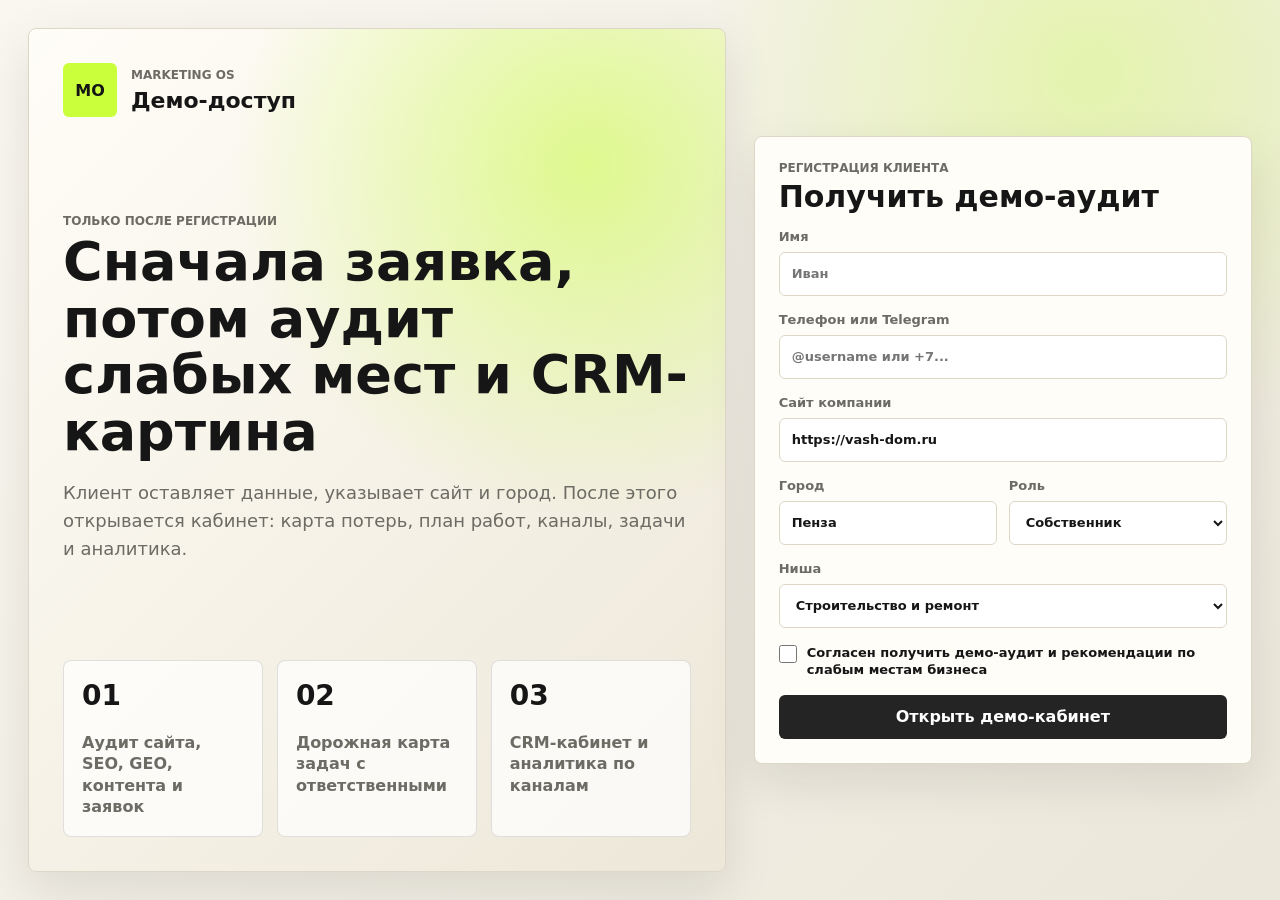
<file: docs/audit.html>
<!doctype html>
<html lang="ru">
  <head>
    <meta charset="UTF-8" />
    <meta name="viewport" content="width=device-width, initial-scale=1.0" />
    <title>Marketing OS - демо-аудит и CRM-кабинет</title>
    <link rel="stylesheet" href="audit.css" />
  </head>
  <body>
    <section class="registration-screen" id="registrationScreen" aria-labelledby="registrationTitle">
      <div class="registration-hero">
        <div class="brand-block">
          <div class="brand-mark">MO</div>
          <div>
            <p class="eyebrow">Marketing OS</p>
            <h1>Демо-доступ</h1>
          </div>
        </div>
        <div>
          <p class="eyebrow">Только после регистрации</p>
          <h2 id="registrationTitle">Сначала заявка, потом аудит слабых мест и CRM-картина</h2>
          <p class="registration-copy">
            Клиент оставляет данные, указывает сайт и город. После этого открывается кабинет:
            карта потерь, план работ, каналы, задачи и аналитика.
          </p>
        </div>
        <div class="demo-preview" aria-label="Что откроется после регистрации">
          <div>
            <strong>01</strong>
            <span>Аудит сайта, SEO, GEO, контента и заявок</span>
          </div>
          <div>
            <strong>02</strong>
            <span>Дорожная карта задач с ответственными</span>
          </div>
          <div>
            <strong>03</strong>
            <span>CRM-кабинет и аналитика по каналам</span>
          </div>
        </div>
      </div>

      <form class="registration-form" id="registrationForm">
        <div class="form-heading">
          <p class="eyebrow">Регистрация клиента</p>
          <h2>Получить демо-аудит</h2>
        </div>
        <label>
          Имя
          <input id="clientNameInput" type="text" placeholder="Иван" required />
        </label>
        <label>
          Телефон или Telegram
          <input id="clientContactInput" type="text" placeholder="@username или +7..." required />
        </label>
        <label>
          Сайт компании
          <input id="registrationSiteInput" type="url" placeholder="https://example.ru" value="https://vash-dom.ru" required />
        </label>
        <div class="form-row">
          <label>
            Город
            <input id="registrationCityInput" type="text" value="Пенза" required />
          </label>
          <label>
            Роль
            <select id="clientRoleInput">
              <option>Собственник</option>
              <option>Маркетолог</option>
              <option>Руководитель продаж</option>
            </select>
          </label>
        </div>
        <label>
          Ниша
          <select id="registrationNicheInput">
            <option>Строительство и ремонт</option>
            <option>Мебель на заказ</option>
            <option>Остекление</option>
            <option>Локальные услуги</option>
          </select>
        </label>
        <label class="consent-row">
          <input id="consentInput" type="checkbox" required />
          Согласен получить демо-аудит и рекомендации по слабым местам бизнеса
        </label>
        <button class="primary-action" type="submit">Открыть демо-кабинет</button>
      </form>
    </section>

    <div class="app-shell locked" id="appShell" aria-hidden="true">
      <aside class="sidebar" aria-label="Навигация">
        <div class="brand-block">
          <div class="brand-mark">MO</div>
          <div>
            <p class="eyebrow">Marketing OS</p>
            <h1>Демо-аудит</h1>
          </div>
        </div>

        <nav class="nav-list" aria-label="Разделы кабинета">
          <button class="nav-item active" data-panel="audit">
            <span class="nav-icon">01</span>
            Аудит
          </button>
          <button class="nav-item" data-panel="roadmap">
            <span class="nav-icon">02</span>
            План работ
          </button>
          <button class="nav-item" data-panel="crm">
            <span class="nav-icon">03</span>
            CRM
          </button>
          <button class="nav-item" data-panel="analytics">
            <span class="nav-icon">04</span>
            Аналитика
          </button>
        </nav>

        <div class="telegram-card">
          <p class="eyebrow">Telegram-бот</p>
          <strong id="botStatus">Ждёт аудита</strong>
          <span id="botMessage">После запуска отправит клиенту итог и следующие шаги.</span>
        </div>
      </aside>

      <main class="workspace">
        <section class="topbar" aria-label="Демо-доступ">
          <div>
            <p class="eyebrow" id="clientAccessLabel">Демо-доступ для собственника</p>
            <h2>Вставьте сайт - получите карту потерь и понятный план работ</h2>
          </div>
          <div class="topbar-actions">
            <div class="status-pill">
              <span class="pulse"></span>
              Кабинет открыт
            </div>
            <button class="secondary-action compact-action" id="logoutButton" type="button">Выйти</button>
          </div>
        </section>

        <section class="audit-form-band" aria-label="Форма демо-аудита">
          <form id="auditForm" class="audit-form">
            <label>
              Сайт
              <input id="siteInput" type="url" placeholder="https://example.ru" value="https://vash-dom.ru" required />
            </label>
            <label>
              Ниша
              <select id="nicheInput">
                <option>Строительство и ремонт</option>
                <option>Мебель на заказ</option>
                <option>Остекление</option>
                <option>Локальные услуги</option>
              </select>
            </label>
            <label>
              Город
              <input id="cityInput" type="text" value="Пенза" required />
            </label>
            <fieldset class="channels-field">
              <legend>Каналы</legend>
              <label><input type="checkbox" value="Сайт" checked /> Сайт</label>
              <label><input type="checkbox" value="Telegram" checked /> Telegram</label>
              <label><input type="checkbox" value="VK" checked /> VK</label>
              <label><input type="checkbox" value="Карты" checked /> Карты</label>
              <label><input type="checkbox" value="Авито" /> Авито</label>
            </fieldset>
            <button class="primary-action" type="submit">
              Запустить аудит
            </button>
          </form>
        </section>

        <section class="score-strip" aria-label="Сводка аудита">
          <div class="score-card accent">
            <span>Скоринг</span>
            <strong id="scoreValue">64/100</strong>
            <small id="scoreLabel">есть быстрые точки роста</small>
          </div>
          <div class="score-card">
            <span>Слабых мест</span>
            <strong id="issueCount">8</strong>
            <small>превратятся в задачи</small>
          </div>
          <div class="score-card">
            <span>Быстрый эффект</span>
            <strong>14 дней</strong>
            <small>первые правки и контент</small>
          </div>
          <div class="score-card">
            <span>Пакет</span>
            <strong id="packageName">Рост</strong>
            <small>контент + каналы + аналитика</small>
          </div>
        </section>

        <section class="firecrawl-band" aria-label="Процесс аудита через Firecrawl">
          <div class="section-heading compact-heading">
            <div>
              <p class="eyebrow">Firecrawl-процесс</p>
              <h2>Как система собирает аудит без доступов к сайту</h2>
            </div>
            <span class="status-pill" id="crawlStatus">
              <span class="pulse"></span>
              Ожидает запуска
            </span>
          </div>
          <div class="process-grid" id="processGrid">
            <article class="process-card active">
              <strong>01</strong>
              <h3>Map</h3>
              <p>Находим страницы сайта: главная, услуги, кейсы, контакты, блог, отзывы.</p>
            </article>
            <article class="process-card">
              <strong>02</strong>
              <h3>Scrape</h3>
              <p>Собираем чистый markdown, мета-теги, ссылки, изображения и структуру страниц.</p>
            </article>
            <article class="process-card">
              <strong>03</strong>
              <h3>Audit</h3>
              <p>Оцениваем оффер, CTA, контакты, доверие, SEO/GEO-сигналы и заявки.</p>
            </article>
            <article class="process-card">
              <strong>04</strong>
              <h3>CRM</h3>
              <p>Превращаем слабые места в задачи, сроки, ответственных и Telegram-уведомления.</p>
            </article>
          </div>
        </section>

        <section class="panel active" id="audit" aria-labelledby="auditTitle">
          <div class="section-heading">
            <div>
              <p class="eyebrow">Интерактивный отчёт</p>
              <h2 id="auditTitle">Карта потерь бизнеса</h2>
            </div>
            <button class="secondary-action" id="expertMode" type="button">Добавить экспертный слой</button>
          </div>

          <div class="audit-tabs" aria-label="Разделы аудита">
            <button class="audit-tab active" data-audit-tab="findings" type="button">Выводы</button>
            <button class="audit-tab" data-audit-tab="pages" type="button">Страницы</button>
            <button class="audit-tab" data-audit-tab="tasks" type="button">Задачи</button>
            <button class="audit-tab" data-audit-tab="evidence" type="button">Доказательства</button>
            <button class="audit-tab" data-audit-tab="plan" type="button">План работ</button>
          </div>

          <div class="audit-tab-panel active" id="auditTab-findings">
            <div class="audit-grid" id="auditGrid"></div>
          </div>

          <div class="audit-tab-panel" id="auditTab-pages">
            <div class="page-filters" id="pageFilters">
              <button class="filter-chip active" data-page-filter="all" type="button">Все</button>
              <button class="filter-chip" data-page-filter="home" type="button">Главная</button>
              <button class="filter-chip" data-page-filter="services" type="button">Услуги</button>
              <button class="filter-chip" data-page-filter="contacts" type="button">Контакты</button>
              <button class="filter-chip" data-page-filter="cases" type="button">Кейсы</button>
              <button class="filter-chip" data-page-filter="blog" type="button">Блог</button>
            </div>
            <div class="pages-grid" id="pagesGrid"></div>
          </div>

          <div class="audit-tab-panel" id="auditTab-tasks">
            <div class="tasks-list" id="tasksList"></div>
          </div>

          <div class="audit-tab-panel" id="auditTab-evidence">
            <div class="evidence-band" id="evidenceBand" hidden>
              <div class="section-heading compact-heading">
                <div>
                  <p class="eyebrow">Визуальные доказательства</p>
                  <h2>Что Firecrawl увидел на сайте</h2>
                </div>
                <a class="secondary-link" id="auditArchiveLink" href="#" target="_blank" rel="noreferrer">Технический архив</a>
              </div>
              <div class="evidence-grid" id="evidenceGrid"></div>
            </div>
          </div>

          <div class="audit-tab-panel" id="auditTab-plan">
            <div class="timeline" id="auditPlan"></div>
          </div>

          <aside class="task-drawer" id="taskDrawer" aria-hidden="true">
            <div class="task-drawer-panel">
              <button class="drawer-close" id="drawerClose" type="button">Закрыть</button>
              <div id="drawerContent"></div>
            </div>
          </aside>
        </section>

        <section class="panel" id="roadmap" aria-labelledby="roadmapTitle">
          <div class="section-heading">
            <div>
              <p class="eyebrow">Из аудита в работу</p>
              <h2 id="roadmapTitle">Дорожная карта на 30 дней</h2>
            </div>
          </div>
          <div class="timeline" id="timeline"></div>
        </section>

        <section class="panel" id="crm" aria-labelledby="crmTitle">
          <div class="section-heading">
            <div>
              <p class="eyebrow">CRM-кабинет</p>
              <h2 id="crmTitle">Контроль клиента и исполнителя</h2>
            </div>
          </div>
          <div class="crm-layout">
            <div class="work-board">
              <div class="board-column">
                <h3>Ждём клиента</h3>
                <div id="waitingList"></div>
              </div>
              <div class="board-column">
                <h3>В работе</h3>
                <div id="activeList"></div>
              </div>
              <div class="board-column">
                <h3>Готово к публикации</h3>
                <div id="readyList"></div>
              </div>
            </div>
            <div class="client-feed">
              <h3>События для клиента</h3>
              <div id="clientFeed"></div>
            </div>
          </div>
        </section>

        <section class="panel" id="analytics" aria-labelledby="analyticsTitle">
          <div class="section-heading">
            <div>
              <p class="eyebrow">Каналы и результат</p>
              <h2 id="analyticsTitle">Аналитика по каналам</h2>
            </div>
          </div>
          <div class="analytics-grid" id="analyticsGrid"></div>
        </section>
      </main>
    </div>

    <script src="audit-app.js"></script>
  </body>
</html>
</file>
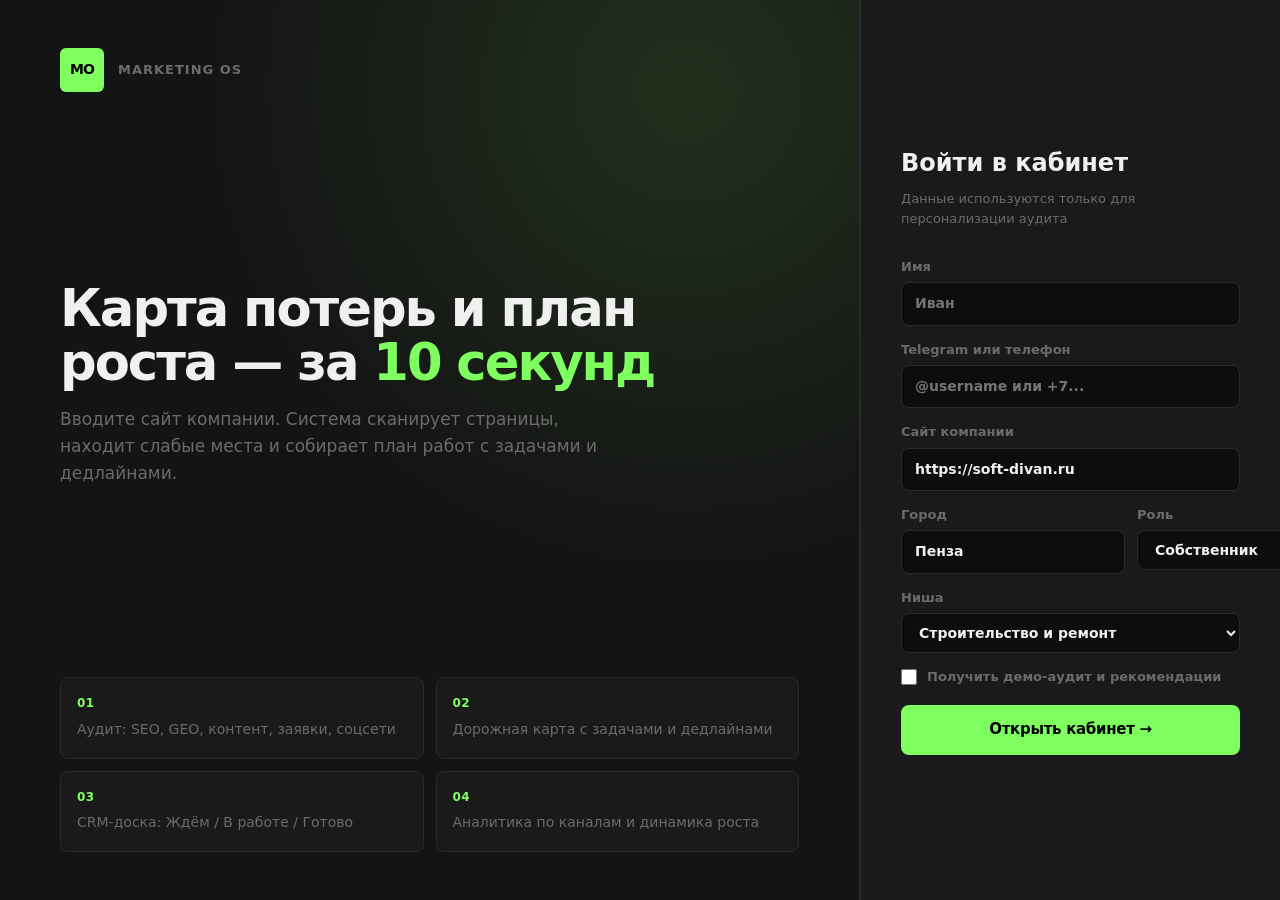
<file: docs/cabinet.html>
<!doctype html>
<html lang="ru">
<head>
  <meta charset="UTF-8">
  <meta name="viewport" content="width=device-width, initial-scale=1">
  <title>Marketing OS — Кабинет</title>
  <style>
    :root {
      --bg: #0d0d0d;
      --card: #141414;
      --card2: #1a1a1a;
      --border: #2a2a2a;
      --ink: #f0f0f0;
      --muted: #6b6b6b;
      --accent: #7fff5f;
      --coral: #ff7043;
      --amber: #f5b84b;
      --blue: #3d9bff;
      --r: 8px;
      font-family: Inter, ui-sans-serif, system-ui, -apple-system, sans-serif;
      box-sizing: border-box;
    }
    *, *::before, *::after { box-sizing: inherit; margin: 0; padding: 0; }
    html { scroll-behavior: smooth; }
    body { background: var(--bg); color: var(--ink); line-height: 1.55; min-height: 100vh; }
    button, input, select { font: inherit; }
    button { cursor: pointer; }

    /* ── REGISTRATION ───────────────────────────── */
    .reg-screen {
      display: grid;
      grid-template-columns: 1fr 420px;
      min-height: 100vh;
      gap: 0;
    }
    .reg-screen.hidden { display: none; }
    .reg-hero {
      background:
        radial-gradient(circle at 80% 10%, rgba(127,255,95,.12), transparent 30rem),
        var(--card);
      border-right: 1px solid var(--border);
      display: flex;
      flex-direction: column;
      justify-content: space-between;
      padding: 48px 60px;
      gap: 48px;
    }
    .reg-form-col {
      background: var(--card2);
      display: flex;
      flex-direction: column;
      justify-content: center;
      padding: 48px 40px;
      border-left: 1px solid var(--border);
    }
    .logo-block { display: flex; align-items: center; gap: 14px; }
    .logo-mark {
      width: 44px; height: 44px;
      background: var(--accent);
      border-radius: 6px;
      display: flex; align-items: center; justify-content: center;
      font-weight: 900; font-size: 14px; color: #000; letter-spacing: -1px;
    }
    .logo-label { font-size: 13px; font-weight: 700; color: var(--muted); text-transform: uppercase; letter-spacing: 1px; }
    .reg-hero h1 { font-size: clamp(36px, 4vw, 60px); font-weight: 800; line-height: 1.05; letter-spacing: -2px; max-width: 700px; }
    .reg-hero h1 em { font-style: normal; color: var(--accent); }
    .reg-hero p { color: var(--muted); font-size: 17px; max-width: 560px; line-height: 1.6; }
    .proof-list { display: grid; grid-template-columns: 1fr 1fr; gap: 12px; }
    .proof-item {
      background: var(--card2);
      border: 1px solid var(--border);
      border-radius: var(--r);
      padding: 16px;
    }
    .proof-item strong { display: block; color: var(--accent); font-size: 12px; font-weight: 700; letter-spacing: .5px; text-transform: uppercase; margin-bottom: 4px; }
    .proof-item span { font-size: 14px; color: var(--muted); }

    /* Form */
    .reg-form-col h2 { font-size: 24px; font-weight: 800; margin-bottom: 6px; }
    .reg-form-col .sub { font-size: 13px; color: var(--muted); margin-bottom: 28px; }
    #registrationForm { display: flex; flex-direction: column; gap: 14px; }
    #registrationForm label { display: flex; flex-direction: column; gap: 5px; font-size: 13px; font-weight: 600; color: var(--muted); }
    #registrationForm input,
    #registrationForm select {
      background: var(--bg);
      border: 1px solid var(--border);
      border-radius: var(--r);
      color: var(--ink);
      padding: 10px 13px;
      font-size: 14px;
      transition: border-color .15s;
    }
    #registrationForm input:focus,
    #registrationForm select:focus { outline: none; border-color: var(--accent); }
    #registrationForm select option { background: #1a1a1a; }
    .form-row { display: grid; grid-template-columns: 1fr 1fr; gap: 12px; }
    .consent-row { flex-direction: row !important; align-items: center; gap: 10px !important; color: var(--muted) !important; font-size: 13px !important; }
    .consent-row input { width: 16px; height: 16px; accent-color: var(--accent); }
    .btn-primary {
      background: var(--accent);
      color: #000;
      font-weight: 800;
      font-size: 15px;
      border: none;
      border-radius: var(--r);
      padding: 13px;
      letter-spacing: -.3px;
      margin-top: 4px;
    }
    .btn-primary:hover { background: #9fff7f; }

    /* ── APP SHELL ──────────────────────────────── */
    .app-shell {
      display: grid;
      grid-template-columns: 220px 1fr;
      min-height: 100vh;
    }
    .app-shell.locked { display: none; }

    .sidebar {
      background: var(--card);
      border-right: 1px solid var(--border);
      display: flex;
      flex-direction: column;
      padding: 24px 16px;
      gap: 24px;
      position: sticky;
      top: 0;
      height: 100vh;
      overflow-y: auto;
    }
    .nav-list { display: flex; flex-direction: column; gap: 2px; flex: 1; }
    .nav-item {
      display: flex;
      align-items: center;
      gap: 10px;
      padding: 9px 12px;
      border-radius: var(--r);
      font-size: 13px;
      font-weight: 600;
      color: var(--muted);
      background: none;
      border: none;
      text-align: left;
      transition: color .15s, background .15s;
    }
    .nav-item:hover { background: var(--card2); color: var(--ink); }
    .nav-item.active { background: var(--card2); color: var(--ink); }
    .nav-item .nav-icon {
      width: 22px; height: 22px;
      background: var(--border);
      border-radius: 4px;
      display: flex; align-items: center; justify-content: center;
      font-size: 10px;
      font-weight: 900;
      color: var(--muted);
      flex-shrink: 0;
    }
    .nav-item.active .nav-icon { background: var(--accent); color: #000; }
    .sidebar-bot {
      background: var(--card2);
      border: 1px solid var(--border);
      border-radius: var(--r);
      padding: 14px;
    }
    .sidebar-bot .eyebrow { font-size: 10px; color: var(--muted); text-transform: uppercase; letter-spacing: 1px; margin-bottom: 6px; font-weight: 700; }
    .sidebar-bot strong { font-size: 13px; display: block; margin-bottom: 4px; }
    .sidebar-bot span { font-size: 12px; color: var(--muted); line-height: 1.4; display: block; }

    /* ── WORKSPACE ──────────────────────────────── */
    .workspace { display: flex; flex-direction: column; min-width: 0; }
    .topbar {
      position: sticky;
      top: 0;
      z-index: 10;
      background: rgba(13,13,13,.88);
      backdrop-filter: blur(12px);
      border-bottom: 1px solid var(--border);
      padding: 14px 28px;
      display: flex;
      align-items: center;
      justify-content: space-between;
      gap: 16px;
    }
    .topbar .eyebrow { font-size: 11px; color: var(--muted); text-transform: uppercase; letter-spacing: 1px; font-weight: 700; margin-bottom: 2px; }
    .topbar h2 { font-size: 15px; font-weight: 700; letter-spacing: -.3px; }
    .topbar-actions { display: flex; align-items: center; gap: 10px; flex-shrink: 0; }
    .status-pill {
      display: inline-flex; align-items: center; gap: 6px;
      background: #0f2a0f;
      border: 1px solid #1a4a1a;
      color: var(--accent);
      font-size: 12px;
      font-weight: 700;
      padding: 5px 12px;
      border-radius: 999px;
    }
    .pulse { width: 6px; height: 6px; background: var(--accent); border-radius: 50%; animation: pulse 1.5s ease-in-out infinite; }
    @keyframes pulse { 0%,100%{opacity:1} 50%{opacity:.3} }
    .btn-sm {
      background: var(--card2);
      border: 1px solid var(--border);
      color: var(--muted);
      font-size: 12px;
      font-weight: 600;
      padding: 5px 12px;
      border-radius: var(--r);
    }
    .btn-sm:hover { color: var(--ink); border-color: #444; }

    /* ── PANELS ─────────────────────────────────── */
    .panel { display: none; flex-direction: column; gap: 0; padding: 24px 28px; }
    .panel.active { display: flex; }
    .panel-heading {
      display: flex; align-items: center; justify-content: space-between;
      margin-bottom: 20px; gap: 12px;
    }
    .panel-title { font-size: 18px; font-weight: 800; letter-spacing: -.5px; }
    .eyebrow { font-size: 11px; color: var(--muted); text-transform: uppercase; letter-spacing: 1px; font-weight: 700; }

    /* Audit form */
    .audit-form-band {
      background: var(--card);
      border: 1px solid var(--border);
      border-radius: var(--r);
      padding: 18px;
      margin-bottom: 18px;
    }
    .audit-form {
      display: grid;
      grid-template-columns: 1fr 1fr 1fr 1fr auto;
      gap: 10px;
      align-items: end;
    }
    .audit-form label { display: flex; flex-direction: column; gap: 4px; font-size: 12px; font-weight: 600; color: var(--muted); }
    .audit-form input,
    .audit-form select {
      background: var(--bg);
      border: 1px solid var(--border);
      border-radius: var(--r);
      color: var(--ink);
      padding: 8px 11px;
      font-size: 13px;
    }
    .audit-form input:focus,
    .audit-form select:focus { outline: none; border-color: var(--accent); }
    .audit-form select option { background: #1a1a1a; }
    .channels-field { border: none; padding: 0; }
    .channels-field legend { font-size: 12px; font-weight: 600; color: var(--muted); margin-bottom: 4px; display: block; }
    .channels-field label { flex-direction: row; align-items: center; gap: 6px; font-size: 12px; color: var(--muted); margin-bottom: 2px; }
    .channels-field input[type=checkbox] { accent-color: var(--accent); }
    .btn-run {
      background: var(--accent);
      color: #000;
      font-weight: 800;
      font-size: 13px;
      border: none;
      border-radius: var(--r);
      padding: 9px 18px;
      white-space: nowrap;
      align-self: end;
    }
    .btn-run:hover { background: #9fff7f; }

    /* Score strip */
    .score-strip {
      display: grid;
      grid-template-columns: repeat(4, 1fr);
      gap: 10px;
      margin-bottom: 18px;
    }
    .score-card {
      background: var(--card);
      border: 1px solid var(--border);
      border-radius: var(--r);
      padding: 16px;
    }
    .score-card span { font-size: 11px; color: var(--muted); text-transform: uppercase; letter-spacing: .5px; font-weight: 700; display: block; margin-bottom: 4px; }
    .score-card strong { font-size: 28px; font-weight: 900; display: block; letter-spacing: -1px; }
    .score-card small { font-size: 12px; color: var(--muted); }
    .score-card.accent { border-color: rgba(127,255,95,.3); background: #0a1a0a; }
    .score-card.accent strong { color: var(--accent); }

    /* Crawl status */
    .crawl-band {
      background: var(--card);
      border: 1px solid var(--border);
      border-radius: var(--r);
      padding: 14px 18px;
      margin-bottom: 18px;
      display: none;
    }
    .crawl-band.visible { display: block; }
    #crawlStatus { font-size: 13px; color: var(--muted); }
    .process-grid {
      display: grid;
      grid-template-columns: repeat(4, 1fr);
      gap: 8px;
      margin-top: 12px;
    }
    .process-card {
      background: var(--card2);
      border: 1px solid var(--border);
      border-radius: var(--r);
      padding: 10px 12px;
      font-size: 12px;
      color: var(--muted);
      opacity: .5;
    }
    .process-card.active { border-color: var(--accent); color: var(--ink); opacity: 1; }
    .process-card strong { display: block; color: var(--accent); font-size: 10px; text-transform: uppercase; letter-spacing: .5px; margin-bottom: 4px; }

    /* Audit tabs */
    .audit-tabs { display: flex; gap: 0; border-bottom: 1px solid var(--border); margin-bottom: 20px; }
    .audit-tab {
      padding: 9px 16px;
      font-size: 13px;
      font-weight: 600;
      color: var(--muted);
      background: none;
      border: none;
      border-bottom: 2px solid transparent;
      margin-bottom: -1px;
    }
    .audit-tab:hover { color: var(--ink); }
    .audit-tab.active { color: var(--accent); border-bottom-color: var(--accent); }
    .audit-tab-panel { display: none; }
    .audit-tab-panel.active { display: block; }

    /* Finding rows */
    .audit-grid { display: flex; flex-direction: column; gap: 0; }
    .finding-row {
      display: grid;
      grid-template-columns: 52px 1fr;
      gap: 0 20px;
      padding: 20px 0;
      border-bottom: 1px solid var(--border);
      cursor: pointer;
    }
    .finding-row:first-child { border-top: 1px solid var(--border); }
    .finding-row:hover { background: rgba(255,255,255,.02); }
    .finding-num-col { display: flex; flex-direction: column; align-items: center; gap: 8px; padding-top: 2px; }
    .finding-num { font-size: 26px; font-weight: 900; color: var(--ink); line-height: 1; }
    .finding-sev { font-size: 9px; font-weight: 900; text-transform: uppercase; letter-spacing: .5px; padding: 3px 6px; border-radius: 3px; white-space: nowrap; }
    .finding-sev.urgent { background: rgba(255,112,67,.2); color: var(--coral); }
    .finding-sev.important { background: rgba(245,184,75,.15); color: var(--amber); }
    .finding-sev.later { background: rgba(61,155,255,.15); color: var(--blue); }
    .finding-body-col { min-width: 0; }
    .finding-meta { margin-bottom: 6px; }
    .module-badge {
      font-size: 11px; font-weight: 700;
      background: var(--card2);
      border: 1px solid var(--border);
      border-radius: 4px;
      padding: 2px 8px;
      color: var(--muted);
    }
    .finding-title { font-size: 16px; font-weight: 700; margin-bottom: 8px; letter-spacing: -.3px; }
    .finding-loss {
      background: rgba(255,112,67,.08);
      border-left: 3px solid var(--coral);
      padding: 8px 12px;
      margin-bottom: 10px;
      border-radius: 0 4px 4px 0;
      font-size: 13px;
      line-height: 1.5;
    }
    .finding-loss strong { color: var(--coral); }
    .finding-summary { color: var(--muted); font-size: 12px; line-height: 1.5; margin-bottom: 12px; }
    .finding-shot-wrap { margin-bottom: 12px; }
    .finding-shot { width: 100%; max-height: 200px; object-fit: cover; object-position: top; border-radius: 6px; border: 1px solid var(--border); display: block; }
    .finding-shot-label { font-size: 11px; color: var(--muted); margin-top: 4px; font-style: italic; }
    .finding-fix { font-size: 12px; color: var(--muted); display: flex; flex-wrap: wrap; align-items: baseline; gap: 8px; }
    .finding-fix strong { color: var(--ink); }
    .inline-action {
      background: var(--card2);
      border: 1px solid var(--border);
      color: var(--accent);
      font-size: 12px;
      font-weight: 700;
      padding: 4px 10px;
      border-radius: var(--r);
    }
    .inline-action:hover { border-color: var(--accent); }
    .expert-btn {
      background: var(--card2);
      border: 1px solid var(--border);
      color: var(--muted);
      font-size: 12px;
      font-weight: 600;
      padding: 5px 12px;
      border-radius: var(--r);
    }

    /* Pages grid */
    .filter-bar { display: flex; gap: 6px; margin-bottom: 16px; flex-wrap: wrap; }
    .filter-chip {
      background: var(--card);
      border: 1px solid var(--border);
      color: var(--muted);
      font-size: 12px; font-weight: 600;
      padding: 5px 12px; border-radius: 999px;
    }
    .filter-chip.active { background: var(--card2); border-color: var(--accent); color: var(--accent); }
    .pages-grid { display: grid; grid-template-columns: repeat(2, 1fr); gap: 14px; }
    .page-card {
      background: var(--card);
      border: 1px solid var(--border);
      border-radius: var(--r);
      overflow: hidden;
    }
    .page-card img { width: 100%; height: 140px; object-fit: cover; object-position: top; display: block; border-bottom: 1px solid var(--border); }
    .page-card-body { padding: 14px; }
    .page-card-body h3 { font-size: 14px; font-weight: 700; margin-bottom: 6px; }
    .page-card-body p { font-size: 12px; color: var(--muted); margin-bottom: 8px; line-height: 1.4; }
    .page-card-body a { font-size: 11px; color: var(--blue); word-break: break-all; }
    .status-badge { font-size: 11px; font-weight: 700; background: var(--card2); border: 1px solid var(--border); padding: 2px 7px; border-radius: 4px; color: var(--muted); }
    .audit-topline { display: flex; align-items: center; justify-content: space-between; gap: 8px; margin-bottom: 8px; }
    .signal-grid { display: flex; flex-wrap: wrap; gap: 6px; margin-top: 8px; }
    .signal-grid span { font-size: 11px; background: var(--card2); border: 1px solid var(--border); border-radius: 4px; padding: 2px 8px; color: var(--muted); }

    /* Evidence */
    #evidenceBand { margin-bottom: 18px; }
    .evidence-band-head { display: flex; align-items: center; justify-content: space-between; margin-bottom: 14px; }
    .evidence-grid { display: grid; grid-template-columns: repeat(3, 1fr); gap: 14px; }
    .evidence-card { background: var(--card); border: 1px solid var(--border); border-radius: var(--r); overflow: hidden; }
    .evidence-shot { width: 100%; height: 120px; object-fit: cover; object-position: top; display: block; border-bottom: 1px solid var(--border); }
    .evidence-shot--empty { display: flex; align-items: center; justify-content: center; background: var(--card2); color: var(--muted); font-size: 12px; text-align: center; padding: 16px; height: 120px; }
    .evidence-body { padding: 12px; }
    .evidence-body h3 { font-size: 13px; font-weight: 700; margin-bottom: 4px; }
    .evidence-body p { font-size: 12px; color: var(--muted); line-height: 1.4; }
    .evidence-meta { display: flex; align-items: center; gap: 8px; margin-bottom: 6px; }
    .evidence-warning { color: var(--coral); font-size: 11px; margin-top: 6px; }

    /* Tasks */
    .crm-layout { display: grid; grid-template-columns: repeat(3, 1fr); gap: 14px; }
    .crm-col { background: var(--card); border: 1px solid var(--border); border-radius: var(--r); }
    .crm-col-head { padding: 14px 16px; border-bottom: 1px solid var(--border); font-size: 13px; font-weight: 700; display: flex; align-items: center; justify-content: space-between; }
    .crm-col-head .cnt { font-size: 11px; font-weight: 700; background: var(--card2); border: 1px solid var(--border); border-radius: 999px; padding: 2px 8px; color: var(--muted); }
    .crm-col-body { padding: 10px; display: flex; flex-direction: column; gap: 8px; min-height: 200px; }
    .task-card {
      background: var(--card2);
      border: 1px solid var(--border);
      border-radius: var(--r);
      padding: 12px;
      cursor: pointer;
    }
    .task-card:hover { border-color: #444; }
    .task-card h4 { font-size: 13px; font-weight: 700; margin-bottom: 6px; line-height: 1.3; }
    .task-card-meta { display: flex; align-items: center; gap: 6px; flex-wrap: wrap; }
    .priority-badge {
      font-size: 10px; font-weight: 900; border-radius: 3px; padding: 2px 7px; text-transform: uppercase; letter-spacing: .4px;
    }
    .priority-badge.urgent { background: rgba(255,112,67,.2); color: var(--coral); }
    .priority-badge.important { background: rgba(245,184,75,.15); color: var(--amber); }
    .priority-badge.later { background: rgba(61,155,255,.15); color: var(--blue); }
    .owner-badge { font-size: 11px; color: var(--muted); }
    .deadline-badge { font-size: 11px; color: var(--muted); }

    /* Task rows (roadmap view) */
    .tasks-list-head { display: grid; grid-template-columns: 1fr 100px 120px 100px; gap: 12px; padding: 8px 0; border-bottom: 1px solid var(--border); margin-bottom: 4px; }
    .tasks-list-head span { font-size: 11px; font-weight: 700; color: var(--muted); text-transform: uppercase; letter-spacing: .5px; }
    .task-row {
      display: grid;
      grid-template-columns: 1fr 100px 120px 100px;
      gap: 12px;
      padding: 12px 0;
      border-bottom: 1px solid var(--border);
      cursor: pointer;
      align-items: center;
    }
    .task-row:hover { background: rgba(255,255,255,.02); }
    .task-row h4 { font-size: 13px; font-weight: 600; }
    .task-row .status-dot { width: 8px; height: 8px; border-radius: 50%; display: inline-block; margin-right: 6px; }
    .status-dot.active { background: var(--accent); }
    .status-dot.planned { background: var(--muted); }
    .status-dot.done { background: var(--blue); }

    /* Roadmap timeline */
    .timeline { display: flex; flex-direction: column; gap: 20px; }
    .timeline-item { background: var(--card); border: 1px solid var(--border); border-radius: var(--r); padding: 18px; }
    .timeline-period { font-size: 11px; font-weight: 700; color: var(--accent); text-transform: uppercase; letter-spacing: 1px; margin-bottom: 10px; }
    .timeline-title { font-size: 16px; font-weight: 800; margin-bottom: 12px; }
    .timeline-tasks { display: flex; flex-direction: column; gap: 6px; }
    .timeline-task-row { display: flex; align-items: center; gap: 10px; font-size: 13px; }
    .timeline-task-row::before { content: '→'; color: var(--muted); flex-shrink: 0; }

    /* Analytics */
    .analytics-grid { display: grid; grid-template-columns: repeat(3, 1fr); gap: 14px; }
    .analytics-card { background: var(--card); border: 1px solid var(--border); border-radius: var(--r); padding: 18px; }
    .analytics-card h3 { font-size: 14px; font-weight: 700; margin-bottom: 14px; }
    .metric-row { display: flex; justify-content: space-between; align-items: center; padding: 8px 0; border-top: 1px solid var(--border); font-size: 13px; }
    .metric-row:first-of-type { border-top: none; }
    .metric-val { font-weight: 700; color: var(--accent); }
    .bar-chart { display: grid; grid-template-columns: repeat(7, 1fr); align-items: end; gap: 4px; height: 60px; margin-top: 12px; }
    .bar-chart span { display: block; border-radius: 3px 3px 0 0; background: linear-gradient(180deg, var(--accent), rgba(127,255,95,.3)); }

    /* Client feed */
    #clientFeed { display: flex; flex-direction: column; gap: 10px; }
    .feed-item { background: var(--card); border: 1px solid var(--border); border-radius: var(--r); padding: 14px; display: flex; align-items: flex-start; gap: 12px; }
    .feed-icon { width: 32px; height: 32px; border-radius: 50%; background: var(--card2); border: 1px solid var(--border); display: flex; align-items: center; justify-content: center; font-size: 13px; flex-shrink: 0; }
    .feed-body h4 { font-size: 13px; font-weight: 700; margin-bottom: 2px; }
    .feed-body p { font-size: 12px; color: var(--muted); }

    /* Task drawer */
    .drawer-overlay { display: none; position: fixed; inset: 0; background: rgba(0,0,0,.6); z-index: 100; }
    .drawer-overlay.open { display: block; }
    .task-drawer {
      position: fixed; top: 0; right: -520px; width: 500px; height: 100vh;
      background: var(--card); border-left: 1px solid var(--border);
      z-index: 101; transition: right .25s ease;
      overflow-y: auto; padding: 28px;
      display: flex; flex-direction: column; gap: 20px;
    }
    .task-drawer.open { right: 0; }
    .drawer-head { display: flex; align-items: flex-start; justify-content: space-between; gap: 16px; }
    .drawer-close {
      width: 32px; height: 32px;
      background: var(--card2); border: 1px solid var(--border);
      border-radius: 50%; font-size: 16px; color: var(--muted);
      flex-shrink: 0; display: flex; align-items: center; justify-content: center;
    }
    .drawer-close:hover { color: var(--ink); }
    .drawer-section { border-top: 1px solid var(--border); padding-top: 16px; }
    .drawer-section h4 { font-size: 12px; font-weight: 700; color: var(--muted); text-transform: uppercase; letter-spacing: .5px; margin-bottom: 10px; }
    .checklist { display: flex; flex-direction: column; gap: 8px; }
    .checklist-item { display: flex; align-items: flex-start; gap: 10px; font-size: 13px; }
    .check-box { width: 16px; height: 16px; background: var(--card2); border: 1px solid var(--border); border-radius: 3px; flex-shrink: 0; display: flex; align-items: center; justify-content: center; }
    .drawer-evidence { display: grid; grid-template-columns: repeat(2, 1fr); gap: 10px; }
    .drawer-evidence a { display: block; }
    .drawer-evidence img { width: 100%; height: 90px; object-fit: cover; object-position: top; border-radius: 4px; border: 1px solid var(--border); }

    /* Responsive */
    @media (max-width: 1024px) {
      .reg-screen { grid-template-columns: 1fr; }
      .reg-hero { display: none; }
      .app-shell { grid-template-columns: 64px 1fr; }
      .nav-item span:last-child { display: none; }
      .nav-item .nav-icon { margin: 0 auto; }
      .sidebar { padding: 16px 10px; }
      .score-strip { grid-template-columns: repeat(2, 1fr); }
      .evidence-grid, .pages-grid { grid-template-columns: repeat(2, 1fr); }
      .crm-layout { grid-template-columns: 1fr; }
    }
    @media (max-width: 720px) {
      .app-shell { grid-template-columns: 1fr; }
      .sidebar { position: static; height: auto; flex-direction: row; overflow-x: auto; }
      .nav-list { flex-direction: row; }
      .audit-form { grid-template-columns: 1fr 1fr; }
      .score-strip { grid-template-columns: repeat(2, 1fr); }
      .evidence-grid, .pages-grid, .analytics-grid { grid-template-columns: 1fr; }
      .finding-row { grid-template-columns: 36px 1fr; gap: 0 10px; }
      .task-drawer { width: 100%; right: -100%; }
    }
  </style>
</head>
<body>

<!-- ── REGISTRATION ───────────────────────────── -->
<section class="reg-screen" id="registrationScreen">
  <div class="reg-hero">
    <div class="logo-block">
      <div class="logo-mark">MO</div>
      <div>
        <div class="logo-label">Marketing OS</div>
      </div>
    </div>
    <div>
      <h1>Карта потерь и план роста — за <em>10 секунд</em></h1>
      <p style="margin-top:16px">Вводите сайт компании. Система сканирует страницы, находит слабые места и собирает план работ с задачами и дедлайнами.</p>
    </div>
    <div class="proof-list">
      <div class="proof-item"><strong>01</strong><span>Аудит: SEO, GEO, контент, заявки, соцсети</span></div>
      <div class="proof-item"><strong>02</strong><span>Дорожная карта с задачами и дедлайнами</span></div>
      <div class="proof-item"><strong>03</strong><span>CRM-доска: Ждём / В работе / Готово</span></div>
      <div class="proof-item"><strong>04</strong><span>Аналитика по каналам и динамика роста</span></div>
    </div>
  </div>
  <div class="reg-form-col">
    <h2>Войти в кабинет</h2>
    <p class="sub">Данные используются только для персонализации аудита</p>
    <form id="registrationForm">
      <label>Имя<input id="clientNameInput" type="text" placeholder="Иван" required /></label>
      <label>Telegram или телефон<input id="clientContactInput" type="text" placeholder="@username или +7..." required /></label>
      <label>Сайт компании<input id="registrationSiteInput" type="url" placeholder="https://example.ru" value="https://soft-divan.ru" required /></label>
      <div class="form-row">
        <label>Город<input id="registrationCityInput" type="text" value="Пенза" required /></label>
        <label>Роль<select id="clientRoleInput"><option>Собственник</option><option>Маркетолог</option><option>Руководитель продаж</option></select></label>
      </div>
      <label>Ниша<select id="registrationNicheInput"><option>Строительство и ремонт</option><option>Мебель на заказ</option><option>Остекление</option><option>Локальные услуги</option></select></label>
      <label class="consent-row"><input id="consentInput" type="checkbox" required />Получить демо-аудит и рекомендации</label>
      <button class="btn-primary" type="submit">Открыть кабинет →</button>
    </form>
  </div>
</section>

<!-- ── APP SHELL ──────────────────────────────── -->
<div class="app-shell locked" id="appShell" aria-hidden="true">

  <aside class="sidebar">
    <div class="logo-block" style="flex-shrink:0">
      <div class="logo-mark">MO</div>
      <div style="min-width:0">
        <div class="logo-label">Marketing OS</div>
      </div>
    </div>
    <nav class="nav-list">
      <button class="nav-item active" data-panel="audit"><span class="nav-icon">01</span>Аудит</button>
      <button class="nav-item" data-panel="roadmap"><span class="nav-icon">02</span>План работ</button>
      <button class="nav-item" data-panel="crm"><span class="nav-icon">03</span>CRM</button>
      <button class="nav-item" data-panel="analytics"><span class="nav-icon">04</span>Аналитика</button>
    </nav>
    <div class="sidebar-bot">
      <div class="eyebrow">Бот</div>
      <strong id="botStatus">Ждёт аудита</strong>
      <span id="botMessage">Запустите аудит — бот отправит итог клиенту.</span>
    </div>
  </aside>

  <div class="workspace">
    <!-- Topbar -->
    <div class="topbar">
      <div>
        <div class="eyebrow" id="clientAccessLabel">Демо-доступ</div>
        <h2>Вставьте сайт — получите карту потерь</h2>
      </div>
      <div class="topbar-actions">
        <div class="status-pill"><span class="pulse"></span>Кабинет открыт</div>
        <button class="btn-sm" id="logoutButton">Выйти</button>
      </div>
    </div>

    <!-- AUDIT PANEL -->
    <div class="panel active" id="audit">
      <!-- Audit form -->
      <div class="audit-form-band">
        <form id="auditForm" class="audit-form">
          <label>Сайт<input id="siteInput" type="url" value="https://soft-divan.ru" required /></label>
          <label>Ниша<select id="nicheInput"><option>Строительство и ремонт</option><option>Мебель на заказ</option><option>Остекление</option><option>Локальные услуги</option></select></label>
          <label>Город<input id="cityInput" type="text" value="Пенза" required /></label>
          <fieldset class="channels-field">
            <legend>Каналы</legend>
            <label><input type="checkbox" value="Сайт" checked>Сайт</label>
            <label><input type="checkbox" value="Telegram" checked>Telegram</label>
            <label><input type="checkbox" value="Карты" checked>Карты</label>
          </fieldset>
          <button class="btn-run" type="submit">Запустить →</button>
        </form>
      </div>

      <!-- Score strip -->
      <div class="score-strip">
        <div class="score-card accent"><span>Скоринг</span><strong id="scoreValue">—</strong><small id="scoreLabel">запустите аудит</small></div>
        <div class="score-card"><span>Слабых мест</span><strong id="issueCount">—</strong><small>превратятся в задачи</small></div>
        <div class="score-card"><span>Быстрый эффект</span><strong>14 дней</strong><small>первые правки</small></div>
        <div class="score-card"><span>Пакет</span><strong id="packageName">—</strong><small>по итогам аудита</small></div>
      </div>

      <!-- Crawl progress -->
      <div class="crawl-band" id="crawlStatus">
        <div class="process-grid" id="processGrid">
          <div class="process-card"><strong>01</strong>Карта сайта</div>
          <div class="process-card"><strong>02</strong>Анализ страниц</div>
          <div class="process-card"><strong>03</strong>SEO и GEO</div>
          <div class="process-card"><strong>04</strong>Отчёт</div>
        </div>
      </div>

      <!-- Audit tabs -->
      <div class="audit-tabs">
        <button class="audit-tab active" data-audit-tab="findings">Находки</button>
        <button class="audit-tab" data-audit-tab="pages">Страницы</button>
        <button class="audit-tab" data-audit-tab="evidence">Доказательства</button>
      </div>

      <div class="audit-tab-panel active" id="auditTab-findings">
        <div style="display:flex;justify-content:flex-end;margin-bottom:12px">
          <button class="expert-btn" id="expertMode">Добавить экспертный слой</button>
        </div>
        <div id="auditGrid"></div>
      </div>

      <div class="audit-tab-panel" id="auditTab-pages">
        <div class="filter-bar">
          <button class="filter-chip active" data-page-filter="all">Все</button>
          <button class="filter-chip" data-page-filter="home">Главная</button>
          <button class="filter-chip" data-page-filter="catalog">Каталог</button>
          <button class="filter-chip" data-page-filter="blog">Блог</button>
        </div>
        <div class="pages-grid" id="pagesGrid"></div>
      </div>

      <div class="audit-tab-panel" id="auditTab-evidence">
        <div id="evidenceBand">
          <div class="evidence-band-head">
            <span class="eyebrow">Скриншоты страниц</span>
            <a id="auditArchiveLink" href="#" style="font-size:12px;color:var(--blue)">Архив проверки</a>
          </div>
          <div class="evidence-grid" id="evidenceGrid"></div>
        </div>
      </div>
    </div>

    <!-- ROADMAP PANEL -->
    <div class="panel" id="roadmap">
      <div class="panel-heading">
        <span class="panel-title">План работ</span>
      </div>
      <div class="tasks-list-head">
        <span>Задача</span><span>Приоритет</span><span>Ответственный</span><span>Срок</span>
      </div>
      <div id="tasksList"></div>
      <div class="timeline" id="timeline" style="margin-top:28px"></div>
      <div id="auditPlan"></div>
    </div>

    <!-- CRM PANEL -->
    <div class="panel" id="crm">
      <div class="panel-heading"><span class="panel-title">CRM-доска</span></div>
      <div class="crm-layout">
        <div class="crm-col">
          <div class="crm-col-head">Ждём клиента <span class="cnt" id="waitingCount">0</span></div>
          <div class="crm-col-body" id="waitingList"></div>
        </div>
        <div class="crm-col">
          <div class="crm-col-head">В работе <span class="cnt" id="activeCount">0</span></div>
          <div class="crm-col-body" id="activeList"></div>
        </div>
        <div class="crm-col">
          <div class="crm-col-head">Готово <span class="cnt" id="readyCount">0</span></div>
          <div class="crm-col-body" id="readyList"></div>
        </div>
      </div>
      <div style="margin-top:24px">
        <div class="panel-heading"><span class="panel-title" style="font-size:15px">Активность клиентов</span></div>
        <div id="clientFeed"></div>
      </div>
    </div>

    <!-- ANALYTICS PANEL -->
    <div class="panel" id="analytics">
      <div class="panel-heading"><span class="panel-title">Аналитика</span></div>
      <div class="analytics-grid" id="analyticsGrid"></div>
    </div>
  </div>
</div>

<!-- Task drawer -->
<div class="drawer-overlay" id="drawerOverlay"></div>
<div class="task-drawer" id="taskDrawer">
  <div class="drawer-head">
    <div id="drawerContent"></div>
    <button class="drawer-close" id="drawerClose">✕</button>
  </div>
</div>

<script src="audit-app.js"></script>
<script>
// Show/hide crawl band during audit
const _orig = window.setCrawlStatus;
const _crawlBand = document.querySelector("#crawlStatus");
const _origRunAudit = window.runAudit;
const _drawerEl = document.querySelector("#taskDrawer");
const _overlayEl = document.querySelector("#drawerOverlay");

// Patch drawer open/close to sync overlay
const _origOpen = _drawerEl.classList.add.bind(_drawerEl.classList);
const observer = new MutationObserver(() => {
  if (_drawerEl.classList.contains("open")) {
    _overlayEl.classList.add("open");
  } else {
    _overlayEl.classList.remove("open");
  }
});
observer.observe(_drawerEl, { attributes: true, attributeFilter: ["class"] });
_overlayEl.addEventListener("click", () => {
  _drawerEl.classList.remove("open");
});

// Unused cleanup
void 0;
</script>
</body>
</html>
</file>
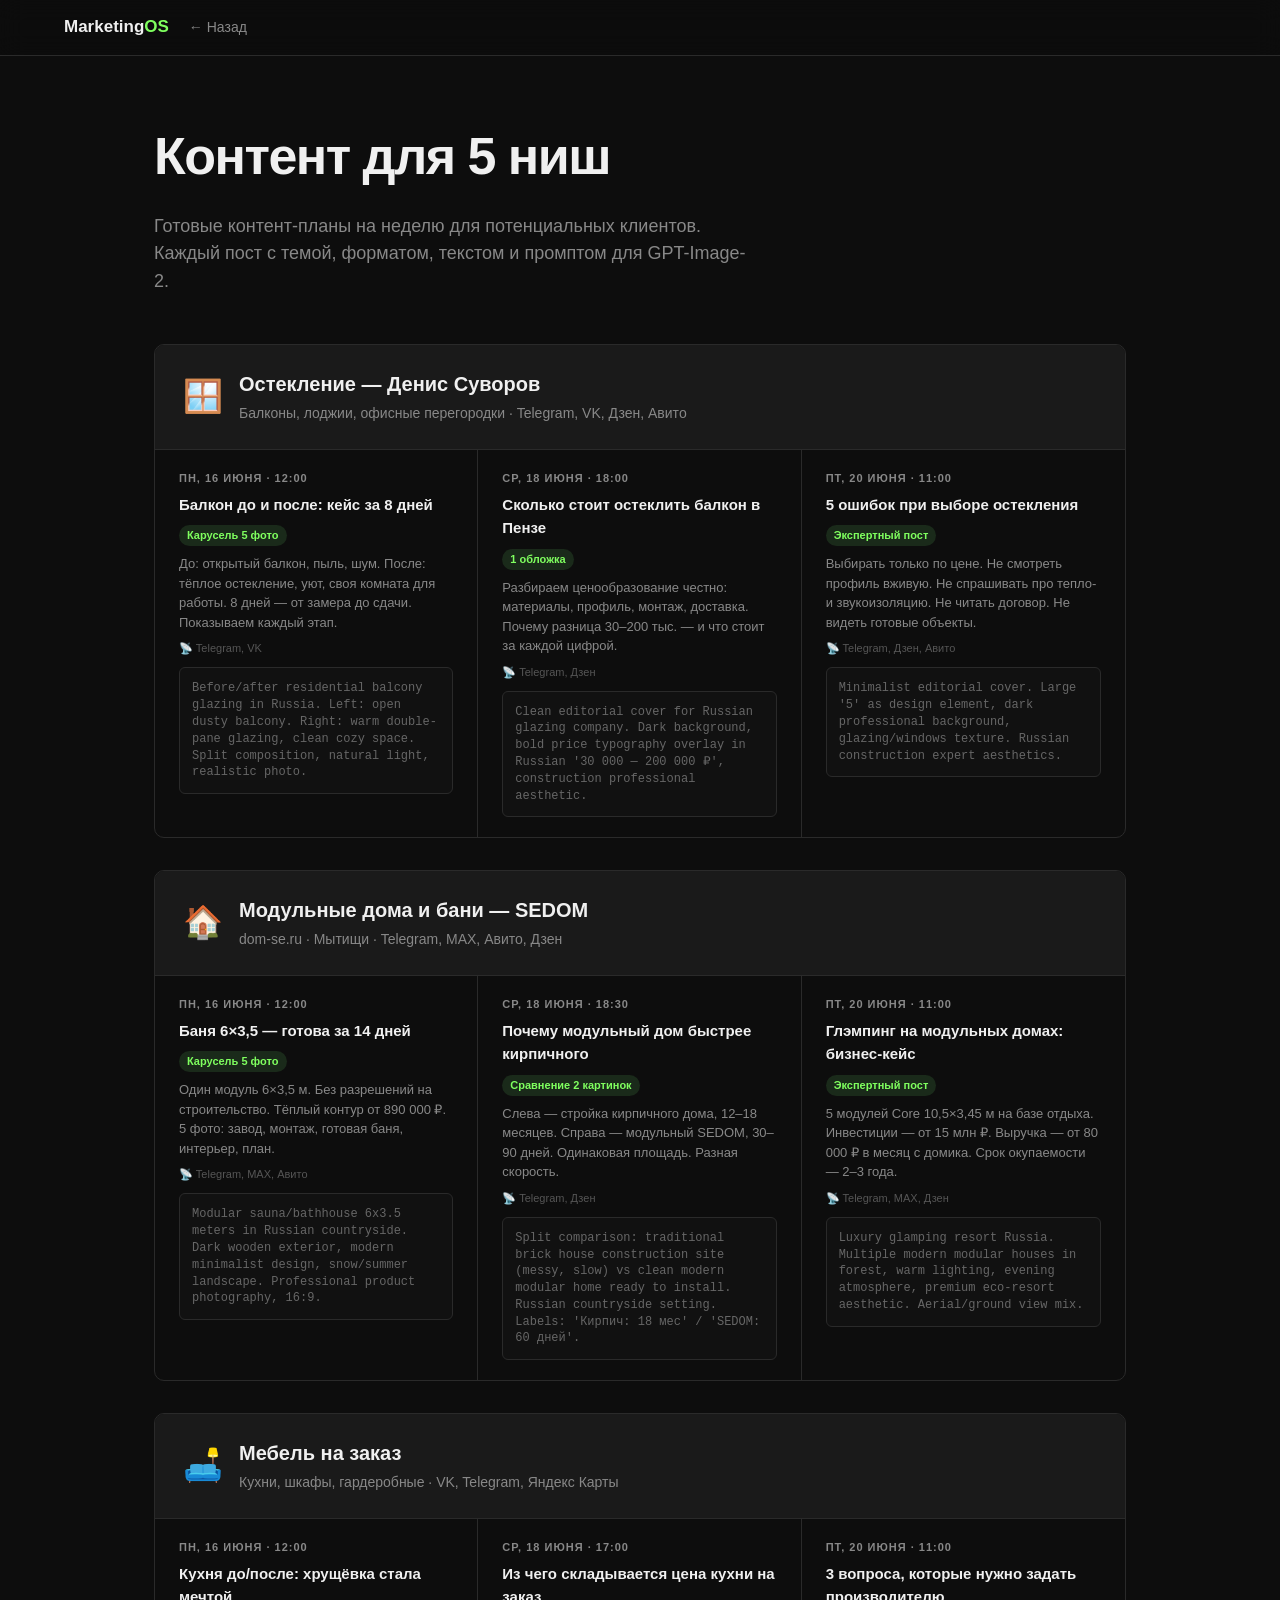
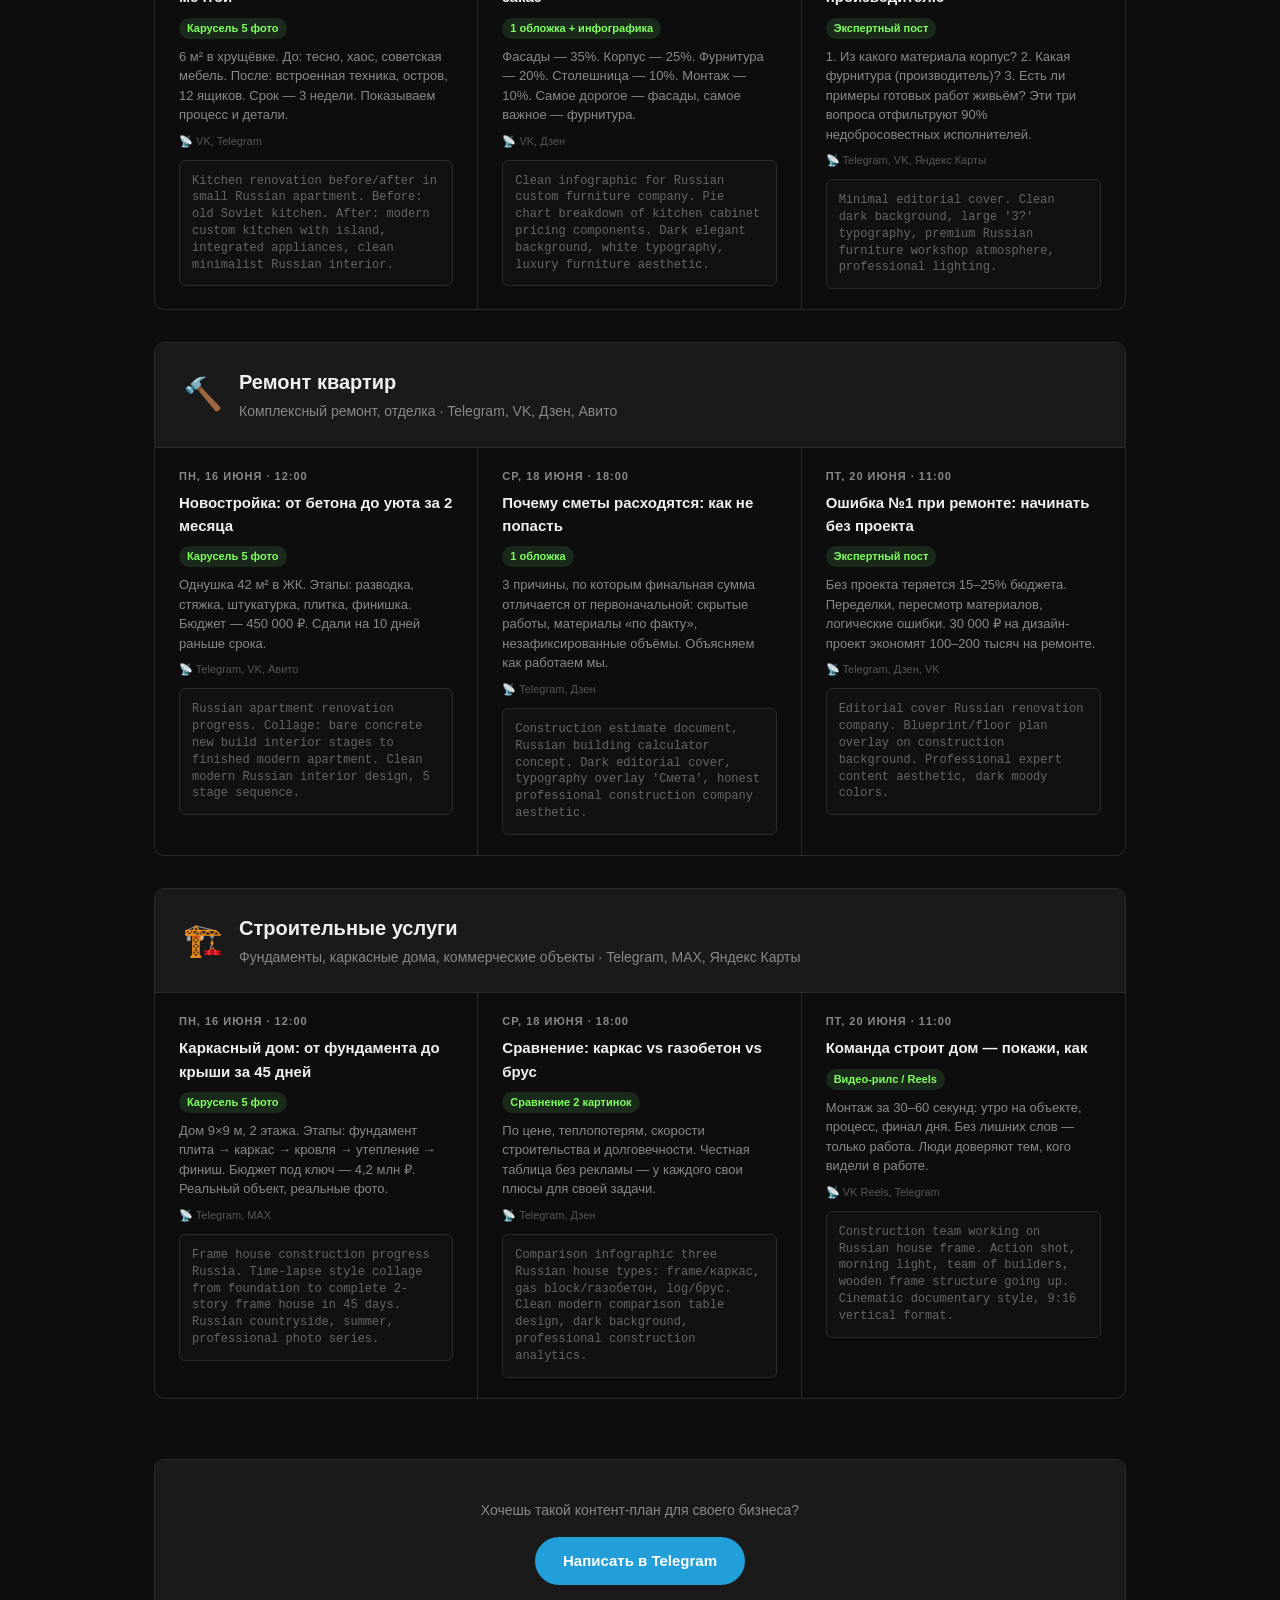
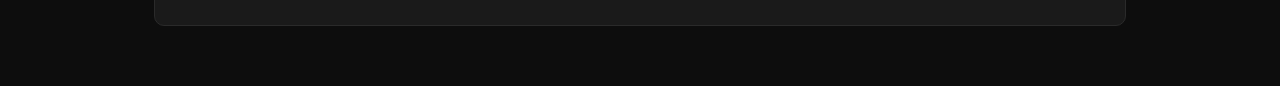
<file: docs/niches.html>
<!doctype html>
<html lang="ru">
<head>
  <meta charset="utf-8">
  <meta name="viewport" content="width=device-width, initial-scale=1">
  <title>Контент для 5 ниш — Marketing OS</title>
  <style>
    :root { --bg:#0d0d0d; --card:#1a1a1a; --border:#2a2a2a; --ink:#f0f0f0; --muted:#888; --accent:#7fff5f; }
    * { box-sizing:border-box; margin:0; padding:0; }
    body { font-family:Inter,-apple-system,Arial,sans-serif; background:var(--bg); color:var(--ink); line-height:1.55; }
    nav { position:sticky; top:0; background:rgba(13,13,13,.92); backdrop-filter:blur(12px); border-bottom:1px solid var(--border); padding:0 5vw; display:flex; align-items:center; height:56px; gap:20px; }
    .logo { font-weight:800; font-size:17px; color:var(--ink); text-decoration:none; }
    .logo span { color:var(--accent); }
    a.back { color:var(--muted); font-size:14px; text-decoration:none; }
    .wrap { max-width:1100px; margin:0 auto; padding:60px 5vw; }
    h1 { font-size:clamp(28px,5vw,52px); font-weight:800; letter-spacing:-1.5px; margin-bottom:16px; }
    .lead { color:var(--muted); font-size:18px; max-width:600px; margin-bottom:48px; }
    .niche-block { border:1px solid var(--border); border-radius:10px; overflow:hidden; margin-bottom:32px; }
    .niche-header { background:var(--card); padding:24px 28px; display:flex; align-items:center; gap:16px; border-bottom:1px solid var(--border); }
    .niche-icon { font-size:32px; }
    .niche-name { font-size:20px; font-weight:700; }
    .niche-desc { font-size:14px; color:var(--muted); margin-top:3px; }
    .posts-grid { display:grid; grid-template-columns:repeat(3,1fr); gap:0; }
    .post-item { padding:20px 24px; border-right:1px solid var(--border); border-bottom:1px solid var(--border); }
    .post-item:nth-child(3n) { border-right:none; }
    .post-item:nth-last-child(-n+3) { border-bottom:none; }
    .post-date { font-size:11px; color:var(--muted); font-weight:700; letter-spacing:1px; text-transform:uppercase; margin-bottom:6px; }
    .post-title { font-size:15px; font-weight:700; margin-bottom:6px; }
    .post-format { display:inline-block; padding:2px 8px; border-radius:999px; font-size:11px; font-weight:700; background:#1a2a1a; color:#7fff5f; margin-bottom:8px; }
    .post-body { font-size:13px; color:var(--muted); line-height:1.5; }
    .post-channels { font-size:11px; color:#555; margin-top:8px; }
    .kieai-prompt { background:#111; border:1px solid var(--border); border-radius:6px; padding:12px; margin-top:10px; font-size:12px; color:#666; font-family:monospace; line-height:1.4; }
    @media(max-width:700px) { .posts-grid { grid-template-columns:1fr; } .post-item { border-right:none; } }
  </style>
</head>
<body>
<nav>
  <a class="logo" href="index.html">Marketing<span>OS</span></a>
  <a class="back" href="index.html">← Назад</a>
</nav>
<div class="wrap">
  <h1>Контент для 5 ниш</h1>
  <p class="lead">Готовые контент-планы на неделю для потенциальных клиентов. Каждый пост с темой, форматом, текстом и промптом для GPT-Image-2.</p>

  <!-- НИША 1: ОСТЕКЛЕНИЕ -->
  <div class="niche-block">
    <div class="niche-header">
      <div class="niche-icon">🪟</div>
      <div>
        <div class="niche-name">Остекление — Денис Суворов</div>
        <div class="niche-desc">Балконы, лоджии, офисные перегородки · Telegram, VK, Дзен, Авито</div>
      </div>
    </div>
    <div class="posts-grid">
      <div class="post-item">
        <div class="post-date">Пн, 16 июня · 12:00</div>
        <div class="post-title">Балкон до и после: кейс за 8 дней</div>
        <div class="post-format">Карусель 5 фото</div>
        <div class="post-body">До: открытый балкон, пыль, шум. После: тёплое остекление, уют, своя комната для работы. 8 дней — от замера до сдачи. Показываем каждый этап.</div>
        <div class="post-channels">📡 Telegram, VK</div>
        <div class="kieai-prompt">Before/after residential balcony glazing in Russia. Left: open dusty balcony. Right: warm double-pane glazing, clean cozy space. Split composition, natural light, realistic photo.</div>
      </div>
      <div class="post-item">
        <div class="post-date">Ср, 18 июня · 18:00</div>
        <div class="post-title">Сколько стоит остеклить балкон в Пензе</div>
        <div class="post-format">1 обложка</div>
        <div class="post-body">Разбираем ценообразование честно: материалы, профиль, монтаж, доставка. Почему разница 30–200 тыс. — и что стоит за каждой цифрой.</div>
        <div class="post-channels">📡 Telegram, Дзен</div>
        <div class="kieai-prompt">Clean editorial cover for Russian glazing company. Dark background, bold price typography overlay in Russian '30 000 — 200 000 ₽', construction professional aesthetic.</div>
      </div>
      <div class="post-item">
        <div class="post-date">Пт, 20 июня · 11:00</div>
        <div class="post-title">5 ошибок при выборе остекления</div>
        <div class="post-format">Экспертный пост</div>
        <div class="post-body">Выбирать только по цене. Не смотреть профиль вживую. Не спрашивать про тепло- и звукоизоляцию. Не читать договор. Не видеть готовые объекты.</div>
        <div class="post-channels">📡 Telegram, Дзен, Авито</div>
        <div class="kieai-prompt">Minimalist editorial cover. Large '5' as design element, dark professional background, glazing/windows texture. Russian construction expert aesthetics.</div>
      </div>
    </div>
  </div>

  <!-- НИША 2: МОДУЛЬНЫЕ ДОМА SEDOM -->
  <div class="niche-block">
    <div class="niche-header">
      <div class="niche-icon">🏠</div>
      <div>
        <div class="niche-name">Модульные дома и бани — SEDOM</div>
        <div class="niche-desc">dom-se.ru · Мытищи · Telegram, MAX, Авито, Дзен</div>
      </div>
    </div>
    <div class="posts-grid">
      <div class="post-item">
        <div class="post-date">Пн, 16 июня · 12:00</div>
        <div class="post-title">Баня 6×3,5 — готова за 14 дней</div>
        <div class="post-format">Карусель 5 фото</div>
        <div class="post-body">Один модуль 6×3,5 м. Без разрешений на строительство. Тёплый контур от 890 000 ₽. 5 фото: завод, монтаж, готовая баня, интерьер, план.</div>
        <div class="post-channels">📡 Telegram, MAX, Авито</div>
        <div class="kieai-prompt">Modular sauna/bathhouse 6x3.5 meters in Russian countryside. Dark wooden exterior, modern minimalist design, snow/summer landscape. Professional product photography, 16:9.</div>
      </div>
      <div class="post-item">
        <div class="post-date">Ср, 18 июня · 18:30</div>
        <div class="post-title">Почему модульный дом быстрее кирпичного</div>
        <div class="post-format">Сравнение 2 картинок</div>
        <div class="post-body">Слева — стройка кирпичного дома, 12–18 месяцев. Справа — модульный SEDOM, 30–90 дней. Одинаковая площадь. Разная скорость.</div>
        <div class="post-channels">📡 Telegram, Дзен</div>
        <div class="kieai-prompt">Split comparison: traditional brick house construction site (messy, slow) vs clean modern modular home ready to install. Russian countryside setting. Labels: 'Кирпич: 18 мес' / 'SEDOM: 60 дней'.</div>
      </div>
      <div class="post-item">
        <div class="post-date">Пт, 20 июня · 11:00</div>
        <div class="post-title">Глэмпинг на модульных домах: бизнес-кейс</div>
        <div class="post-format">Экспертный пост</div>
        <div class="post-body">5 модулей Core 10,5×3,45 м на базе отдыха. Инвестиции — от 15 млн ₽. Выручка — от 80 000 ₽ в месяц с домика. Срок окупаемости — 2–3 года.</div>
        <div class="post-channels">📡 Telegram, MAX, Дзен</div>
        <div class="kieai-prompt">Luxury glamping resort Russia. Multiple modern modular houses in forest, warm lighting, evening atmosphere, premium eco-resort aesthetic. Aerial/ground view mix.</div>
      </div>
    </div>
  </div>

  <!-- НИША 3: МЕБЕЛЬ НА ЗАКАЗ -->
  <div class="niche-block">
    <div class="niche-header">
      <div class="niche-icon">🛋️</div>
      <div>
        <div class="niche-name">Мебель на заказ</div>
        <div class="niche-desc">Кухни, шкафы, гардеробные · VK, Telegram, Яндекс Карты</div>
      </div>
    </div>
    <div class="posts-grid">
      <div class="post-item">
        <div class="post-date">Пн, 16 июня · 12:00</div>
        <div class="post-title">Кухня до/после: хрущёвка стала мечтой</div>
        <div class="post-format">Карусель 5 фото</div>
        <div class="post-body">6 м² в хрущёвке. До: тесно, хаос, советская мебель. После: встроенная техника, остров, 12 ящиков. Срок — 3 недели. Показываем процесс и детали.</div>
        <div class="post-channels">📡 VK, Telegram</div>
        <div class="kieai-prompt">Kitchen renovation before/after in small Russian apartment. Before: old Soviet kitchen. After: modern custom kitchen with island, integrated appliances, clean minimalist Russian interior.</div>
      </div>
      <div class="post-item">
        <div class="post-date">Ср, 18 июня · 17:00</div>
        <div class="post-title">Из чего складывается цена кухни на заказ</div>
        <div class="post-format">1 обложка + инфографика</div>
        <div class="post-body">Фасады — 35%. Корпус — 25%. Фурнитура — 20%. Столешница — 10%. Монтаж — 10%. Самое дорогое — фасады, самое важное — фурнитура.</div>
        <div class="post-channels">📡 VK, Дзен</div>
        <div class="kieai-prompt">Clean infographic for Russian custom furniture company. Pie chart breakdown of kitchen cabinet pricing components. Dark elegant background, white typography, luxury furniture aesthetic.</div>
      </div>
      <div class="post-item">
        <div class="post-date">Пт, 20 июня · 11:00</div>
        <div class="post-title">3 вопроса, которые нужно задать производителю</div>
        <div class="post-format">Экспертный пост</div>
        <div class="post-body">1. Из какого материала корпус? 2. Какая фурнитура (производитель)? 3. Есть ли примеры готовых работ живьём? Эти три вопроса отфильтруют 90% недобросовестных исполнителей.</div>
        <div class="post-channels">📡 Telegram, VK, Яндекс Карты</div>
        <div class="kieai-prompt">Minimal editorial cover. Clean dark background, large '3?' typography, premium Russian furniture workshop atmosphere, professional lighting.</div>
      </div>
    </div>
  </div>

  <!-- НИША 4: РЕМОНТ КВАРТИР -->
  <div class="niche-block">
    <div class="niche-header">
      <div class="niche-icon">🔨</div>
      <div>
        <div class="niche-name">Ремонт квартир</div>
        <div class="niche-desc">Комплексный ремонт, отделка · Telegram, VK, Дзен, Авито</div>
      </div>
    </div>
    <div class="posts-grid">
      <div class="post-item">
        <div class="post-date">Пн, 16 июня · 12:00</div>
        <div class="post-title">Новостройка: от бетона до уюта за 2 месяца</div>
        <div class="post-format">Карусель 5 фото</div>
        <div class="post-body">Однушка 42 м² в ЖК. Этапы: разводка, стяжка, штукатурка, плитка, финишка. Бюджет — 450 000 ₽. Сдали на 10 дней раньше срока.</div>
        <div class="post-channels">📡 Telegram, VK, Авито</div>
        <div class="kieai-prompt">Russian apartment renovation progress. Collage: bare concrete new build interior stages to finished modern apartment. Clean modern Russian interior design, 5 stage sequence.</div>
      </div>
      <div class="post-item">
        <div class="post-date">Ср, 18 июня · 18:00</div>
        <div class="post-title">Почему сметы расходятся: как не попасть</div>
        <div class="post-format">1 обложка</div>
        <div class="post-body">3 причины, по которым финальная сумма отличается от первоначальной: скрытые работы, материалы «по факту», незафиксированные объёмы. Объясняем как работаем мы.</div>
        <div class="post-channels">📡 Telegram, Дзен</div>
        <div class="kieai-prompt">Construction estimate document, Russian building calculator concept. Dark editorial cover, typography overlay 'Смета', honest professional construction company aesthetic.</div>
      </div>
      <div class="post-item">
        <div class="post-date">Пт, 20 июня · 11:00</div>
        <div class="post-title">Ошибка №1 при ремонте: начинать без проекта</div>
        <div class="post-format">Экспертный пост</div>
        <div class="post-body">Без проекта теряется 15–25% бюджета. Переделки, пересмотр материалов, логические ошибки. 30 000 ₽ на дизайн-проект экономят 100–200 тысяч на ремонте.</div>
        <div class="post-channels">📡 Telegram, Дзен, VK</div>
        <div class="kieai-prompt">Editorial cover Russian renovation company. Blueprint/floor plan overlay on construction background. Professional expert content aesthetic, dark moody colors.</div>
      </div>
    </div>
  </div>

  <!-- НИША 5: СТРОИТЕЛЬНЫЕ УСЛУГИ -->
  <div class="niche-block">
    <div class="niche-header">
      <div class="niche-icon">🏗️</div>
      <div>
        <div class="niche-name">Строительные услуги</div>
        <div class="niche-desc">Фундаменты, каркасные дома, коммерческие объекты · Telegram, MAX, Яндекс Карты</div>
      </div>
    </div>
    <div class="posts-grid">
      <div class="post-item">
        <div class="post-date">Пн, 16 июня · 12:00</div>
        <div class="post-title">Каркасный дом: от фундамента до крыши за 45 дней</div>
        <div class="post-format">Карусель 5 фото</div>
        <div class="post-body">Дом 9×9 м, 2 этажа. Этапы: фундамент плита → каркас → кровля → утепление → финиш. Бюджет под ключ — 4,2 млн ₽. Реальный объект, реальные фото.</div>
        <div class="post-channels">📡 Telegram, MAX</div>
        <div class="kieai-prompt">Frame house construction progress Russia. Time-lapse style collage from foundation to complete 2-story frame house in 45 days. Russian countryside, summer, professional photo series.</div>
      </div>
      <div class="post-item">
        <div class="post-date">Ср, 18 июня · 18:00</div>
        <div class="post-title">Сравнение: каркас vs газобетон vs брус</div>
        <div class="post-format">Сравнение 2 картинок</div>
        <div class="post-body">По цене, теплопотерям, скорости строительства и долговечности. Честная таблица без рекламы — у каждого свои плюсы для своей задачи.</div>
        <div class="post-channels">📡 Telegram, Дзен</div>
        <div class="kieai-prompt">Comparison infographic three Russian house types: frame/каркас, gas block/газобетон, log/брус. Clean modern comparison table design, dark background, professional construction analytics.</div>
      </div>
      <div class="post-item">
        <div class="post-date">Пт, 20 июня · 11:00</div>
        <div class="post-title">Команда строит дом — покажи, как</div>
        <div class="post-format">Видео-рилс / Reels</div>
        <div class="post-body">Монтаж за 30–60 секунд: утро на объекте, процесс, финал дня. Без лишних слов — только работа. Люди доверяют тем, кого видели в работе.</div>
        <div class="post-channels">📡 VK Reels, Telegram</div>
        <div class="kieai-prompt">Construction team working on Russian house frame. Action shot, morning light, team of builders, wooden frame structure going up. Cinematic documentary style, 9:16 vertical format.</div>
      </div>
    </div>
  </div>

  <div style="text-align:center; margin-top:60px; padding:40px; border:1px solid var(--border); border-radius:10px; background:var(--card);">
    <div style="font-size:14px; color:var(--muted); margin-bottom:16px;">Хочешь такой контент-план для своего бизнеса?</div>
    <a href="https://t.me/ilakurockin" style="display:inline-flex; align-items:center; gap:8px; background:#229ED9; color:#fff; border-radius:999px; padding:12px 28px; font-weight:700; font-size:15px; text-decoration:none;">Написать в Telegram</a>
  </div>
</div>
</body>
</html>
</file>
<file: docs/audit.css>
:root {
  --bg: #f6f4ed;
  --surface: #fffdf7;
  --ink: #161616;
  --muted: #6c6b64;
  --line: #ddd7c8;
  --lime: #c9ff3b;
  --mint: #8edcc4;
  --blue: #4867e8;
  --coral: #ff765e;
  --amber: #f5b84b;
  --dark: #242424;
  --shadow: 0 18px 50px rgba(26, 24, 18, 0.1);
  font-family: Inter, ui-sans-serif, system-ui, -apple-system, BlinkMacSystemFont, "Segoe UI", sans-serif;
}

* {
  box-sizing: border-box;
}

body {
  margin: 0;
  min-height: 100vh;
  color: var(--ink);
  background:
    radial-gradient(circle at 85% 8%, rgba(201, 255, 59, 0.32), transparent 24rem),
    linear-gradient(135deg, #f9f7f0 0%, #ebe7da 100%);
}

button,
input,
select {
  font: inherit;
}

button {
  cursor: pointer;
}

.registration-screen {
  display: grid;
  grid-template-columns: minmax(0, 1.05fr) minmax(360px, 0.75fr);
  gap: 28px;
  align-items: stretch;
  min-height: 100vh;
  padding: 28px;
}

.registration-screen.hidden {
  display: none;
}

.registration-hero,
.registration-form {
  border: 1px solid var(--line);
  border-radius: 8px;
  background: var(--surface);
  box-shadow: var(--shadow);
}

.registration-hero {
  display: flex;
  flex-direction: column;
  justify-content: space-between;
  gap: 32px;
  padding: 34px;
  overflow: hidden;
  background:
    radial-gradient(circle at 80% 16%, rgba(201, 255, 59, 0.52), transparent 22rem),
    linear-gradient(135deg, #fffdf7 0%, #ece7d8 100%);
}

.registration-hero h2 {
  max-width: 780px;
  font-size: 54px;
}

.registration-copy {
  max-width: 680px;
  margin: 18px 0 0;
  color: var(--muted);
  font-size: 18px;
  line-height: 1.55;
}

.demo-preview {
  display: grid;
  grid-template-columns: repeat(3, minmax(0, 1fr));
  gap: 14px;
}

.demo-preview div {
  min-height: 150px;
  padding: 18px;
  border: 1px solid rgba(22, 22, 22, 0.12);
  border-radius: 8px;
  background: rgba(255, 255, 255, 0.72);
}

.demo-preview strong,
.demo-preview span {
  display: block;
}

.demo-preview strong {
  margin-bottom: 20px;
  font-size: 28px;
}

.demo-preview span {
  color: var(--muted);
  font-weight: 800;
  line-height: 1.35;
}

.registration-form {
  align-self: center;
  display: grid;
  gap: 16px;
  padding: 24px;
}

.form-heading h2 {
  font-size: 30px;
}

.form-row {
  display: grid;
  grid-template-columns: 1fr 1fr;
  gap: 12px;
}

.consent-row {
  display: flex;
  align-items: flex-start;
  gap: 10px;
  color: var(--ink);
  line-height: 1.35;
}

.consent-row input {
  flex: 0 0 auto;
  width: 18px;
  min-height: 18px;
  margin: 1px 0 0;
}

.app-shell.locked {
  display: none;
}

.app-shell {
  display: grid;
  grid-template-columns: 280px minmax(0, 1fr);
  min-height: 100vh;
}

.sidebar {
  position: sticky;
  top: 0;
  height: 100vh;
  display: flex;
  flex-direction: column;
  gap: 28px;
  padding: 24px;
  background: #1f1f1f;
  color: #ffffff;
}

.brand-block {
  display: flex;
  align-items: center;
  gap: 14px;
}

.brand-mark {
  display: grid;
  place-items: center;
  width: 54px;
  height: 54px;
  border-radius: 6px;
  background: var(--lime);
  color: #151515;
  font-weight: 900;
}

.eyebrow {
  margin: 0 0 6px;
  color: var(--muted);
  font-size: 12px;
  font-weight: 800;
  letter-spacing: 0;
  text-transform: uppercase;
}

.sidebar .eyebrow {
  color: #b8b8b8;
}

h1,
h2,
h3,
p {
  margin-top: 0;
}

h1 {
  margin-bottom: 0;
  font-size: 22px;
}

h2 {
  margin-bottom: 0;
  font-size: 38px;
  line-height: 1.05;
  letter-spacing: 0;
}

h3 {
  margin-bottom: 14px;
  font-size: 17px;
}

.nav-list {
  display: grid;
  gap: 8px;
}

.nav-item {
  display: flex;
  align-items: center;
  gap: 10px;
  width: 100%;
  padding: 12px;
  border: 1px solid rgba(255, 255, 255, 0.1);
  border-radius: 6px;
  background: transparent;
  color: #f8f8f8;
  text-align: left;
}

.nav-item.active,
.nav-item:hover {
  background: var(--lime);
  color: #111111;
}

.nav-icon {
  display: grid;
  place-items: center;
  width: 32px;
  height: 32px;
  border-radius: 4px;
  background: rgba(255, 255, 255, 0.12);
  font-size: 12px;
  font-weight: 900;
}

.nav-item.active .nav-icon,
.nav-item:hover .nav-icon {
  background: #111111;
  color: #ffffff;
}

.telegram-card {
  margin-top: auto;
  padding: 18px;
  border-radius: 8px;
  background: #303030;
  border: 1px solid rgba(255, 255, 255, 0.1);
}

.telegram-card strong,
.telegram-card span {
  display: block;
}

.telegram-card strong {
  margin-bottom: 8px;
}

.telegram-card span {
  color: #d5d5d5;
  font-size: 14px;
  line-height: 1.45;
}

.workspace {
  width: min(1480px, 100%);
  margin: 0 auto;
  padding: 28px;
}

.topbar,
.audit-form-band,
.score-strip,
.firecrawl-band,
.panel {
  margin-bottom: 22px;
}

.topbar {
  display: flex;
  align-items: flex-start;
  justify-content: space-between;
  gap: 18px;
  padding: 24px 0 8px;
}

.status-pill {
  display: inline-flex;
  align-items: center;
  gap: 8px;
  flex: 0 0 auto;
  padding: 10px 12px;
  border: 1px solid var(--line);
  border-radius: 6px;
  background: var(--surface);
  font-weight: 800;
}

.topbar-actions {
  display: flex;
  align-items: center;
  gap: 10px;
  flex: 0 0 auto;
}

.compact-action {
  min-height: 42px;
}

.pulse {
  width: 9px;
  height: 9px;
  border-radius: 999px;
  background: var(--mint);
  box-shadow: 0 0 0 6px rgba(142, 220, 196, 0.24);
}

.audit-form-band {
  padding: 18px;
  border: 1px solid var(--line);
  border-radius: 8px;
  background: var(--surface);
  box-shadow: var(--shadow);
}

.audit-form {
  display: grid;
  grid-template-columns: minmax(220px, 1.3fr) minmax(180px, 0.9fr) minmax(140px, 0.7fr) minmax(280px, 1.4fr) auto;
  gap: 12px;
  align-items: end;
}

label,
legend {
  color: var(--muted);
  font-size: 13px;
  font-weight: 800;
}

input,
select {
  width: 100%;
  min-height: 44px;
  margin-top: 8px;
  padding: 0 12px;
  border: 1px solid var(--line);
  border-radius: 6px;
  background: #ffffff;
  color: var(--ink);
}

.channels-field {
  display: flex;
  align-items: center;
  flex-wrap: wrap;
  gap: 8px 12px;
  min-height: 44px;
  margin: 0;
  padding: 8px 10px;
  border: 1px solid var(--line);
  border-radius: 6px;
}

.channels-field label {
  display: inline-flex;
  align-items: center;
  gap: 6px;
  color: var(--ink);
  font-weight: 700;
}

.channels-field input {
  width: 16px;
  min-height: 16px;
  margin: 0;
}

.primary-action,
.secondary-action {
  min-height: 44px;
  border: 0;
  border-radius: 6px;
  font-weight: 900;
}

.primary-action {
  padding: 0 18px;
  background: var(--dark);
  color: #ffffff;
}

.secondary-action {
  padding: 0 14px;
  border: 1px solid var(--line);
  background: #ffffff;
  color: var(--dark);
}

.score-strip {
  display: grid;
  grid-template-columns: repeat(4, minmax(0, 1fr));
  gap: 14px;
}

.score-card {
  min-height: 118px;
  padding: 18px;
  border: 1px solid var(--line);
  border-radius: 8px;
  background: var(--surface);
}

.score-card.accent {
  background: var(--lime);
  border-color: #b9ed35;
}

.score-card span,
.score-card small {
  display: block;
  color: var(--muted);
  font-weight: 800;
}

.score-card strong {
  display: block;
  margin: 8px 0;
  font-size: 34px;
  line-height: 1;
}

.firecrawl-band {
  padding: 18px;
  border: 1px solid var(--line);
  border-radius: 8px;
  background: #202020;
  color: #ffffff;
}

.firecrawl-band .eyebrow,
.firecrawl-band p {
  color: #cfcfcf;
}

.compact-heading {
  align-items: center;
}

.compact-heading h2 {
  font-size: 26px;
}

.secondary-link {
  display: inline-flex;
  align-items: center;
  min-height: 42px;
  padding: 0 14px;
  border: 1px solid var(--line);
  border-radius: 6px;
  background: #ffffff;
  color: var(--dark);
  font-weight: 900;
  text-decoration: none;
}

.firecrawl-band .status-pill {
  border-color: rgba(255, 255, 255, 0.12);
  background: rgba(255, 255, 255, 0.08);
  color: #ffffff;
}

.process-grid {
  display: grid;
  grid-template-columns: repeat(4, minmax(0, 1fr));
  gap: 12px;
}

.process-card {
  min-height: 150px;
  padding: 15px;
  border: 1px solid rgba(255, 255, 255, 0.1);
  border-radius: 8px;
  background: rgba(255, 255, 255, 0.06);
  opacity: 0.58;
}

.process-card.active {
  border-color: rgba(201, 255, 59, 0.62);
  background: rgba(201, 255, 59, 0.12);
  opacity: 1;
}

.process-card strong {
  display: block;
  margin-bottom: 16px;
  color: var(--lime);
  font-size: 24px;
}

.process-card h3 {
  margin-bottom: 8px;
}

.process-card p {
  margin-bottom: 0;
  line-height: 1.4;
}

.panel {
  display: none;
}

.panel.active {
  display: block;
}

.section-heading {
  display: flex;
  align-items: end;
  justify-content: space-between;
  gap: 18px;
  margin-bottom: 16px;
}

.audit-tabs,
.page-filters {
  display: flex;
  flex-wrap: wrap;
  gap: 8px;
  margin-bottom: 14px;
}

.audit-tab,
.filter-chip,
.inline-action,
.drawer-close {
  min-height: 36px;
  padding: 0 12px;
  border: 1px solid var(--line);
  border-radius: 6px;
  background: #ffffff;
  color: var(--dark);
  font-weight: 900;
}

.audit-tab.active,
.filter-chip.active,
.inline-action {
  border-color: var(--dark);
  background: var(--dark);
  color: #ffffff;
}

.audit-tab-panel {
  display: none;
}

.audit-tab-panel.active {
  display: block;
}

.evidence-band {
  margin-bottom: 16px;
  padding: 16px;
  border: 1px solid var(--line);
  border-radius: 8px;
  background: var(--surface);
}

.evidence-grid {
  display: grid;
  grid-template-columns: repeat(4, minmax(0, 1fr));
  gap: 14px;
}

.evidence-card {
  overflow: hidden;
  border: 1px solid var(--line);
  border-radius: 8px;
  background: #ffffff;
}

.evidence-shot {
  display: block;
  width: 100%;
  aspect-ratio: 16 / 10;
  max-height: 180px;
  object-fit: cover;
  object-position: top;
  border-bottom: 1px solid var(--line);
  background: #ece7d8;
}

.evidence-shot--empty {
  display: flex;
  align-items: center;
  justify-content: center;
  color: var(--muted);
  font-size: 12px;
  text-align: center;
  padding: 12px;
  background: #f5f3ef;
}

.evidence-warning {
  margin-top: 6px;
  font-size: 12px;
  color: #c07a30;
}

.evidence-body {
  padding: 12px;
}

.evidence-body h3 {
  margin-bottom: 8px;
}

.evidence-body p {
  margin-bottom: 10px;
  color: var(--muted);
  line-height: 1.35;
}

.evidence-meta {
  display: flex;
  align-items: center;
  flex-wrap: wrap;
  gap: 8px;
  color: var(--muted);
  font-size: 12px;
  font-weight: 800;
}

.audit-grid {
  display: flex;
  flex-direction: column;
  gap: 0;
}

/* ---- New numbered finding rows ---- */
.finding-row {
  display: grid;
  grid-template-columns: 56px 1fr;
  gap: 0 20px;
  padding: 22px 0;
  border-bottom: 1px solid var(--line);
  cursor: pointer;
}
.finding-row:first-child { border-top: 1px solid var(--line); }
.finding-row:hover { background: #faf8f2; }

.finding-num-col {
  display: flex;
  flex-direction: column;
  align-items: center;
  gap: 8px;
  padding-top: 2px;
}
.finding-num {
  font-size: 28px;
  font-weight: 900;
  color: var(--ink);
  line-height: 1;
}
.finding-sev {
  font-size: 10px;
  font-weight: 900;
  text-transform: uppercase;
  letter-spacing: .5px;
  padding: 3px 6px;
  border-radius: 3px;
  background: var(--dark);
  color: #fff;
  white-space: nowrap;
}
.finding-sev.urgent { background: var(--coral); }
.finding-sev.important { background: var(--amber); color: #1f1f1f; }
.finding-sev.later { background: var(--blue); }

.finding-body-col { min-width: 0; }
.finding-meta { margin-bottom: 6px; }
.finding-title {
  font-size: 17px;
  font-weight: 700;
  margin-bottom: 8px;
  line-height: 1.2;
}
.finding-loss {
  background: #fff5f2;
  border-left: 3px solid var(--coral);
  padding: 8px 12px;
  margin-bottom: 10px;
  border-radius: 0 4px 4px 0;
  font-size: 14px;
  line-height: 1.45;
  color: var(--ink);
}
.finding-loss strong { color: var(--coral); }
.finding-summary {
  color: var(--muted);
  font-size: 13px;
  line-height: 1.5;
  margin-bottom: 12px;
}
.finding-shot-wrap {
  margin-bottom: 12px;
}
.finding-shot {
  width: 100%;
  max-height: 220px;
  object-fit: cover;
  object-position: top;
  border-radius: 6px;
  border: 1px solid var(--line);
  display: block;
}
.finding-shot-label {
  display: block;
  font-size: 11px;
  color: var(--muted);
  margin-top: 4px;
  font-style: italic;
}
.finding-fix {
  font-size: 13px;
  color: var(--muted);
  display: flex;
  flex-wrap: wrap;
  align-items: baseline;
  gap: 8px;
}
.finding-fix strong { color: var(--ink); }

/* Keep old audit-card for fallback / legacy */
.audit-card {
  display: flex;
  flex-direction: column;
  min-height: 310px;
  padding: 18px;
  border: 1px solid var(--line);
  border-radius: 8px;
  background: var(--surface);
}

.audit-card.urgent {
  border-color: rgba(255, 118, 94, 0.55);
}

.audit-card.important {
  border-color: rgba(245, 184, 75, 0.7);
}

.audit-card.later {
  border-color: rgba(72, 103, 232, 0.35);
}

.audit-topline {
  display: flex;
  align-items: center;
  justify-content: space-between;
  gap: 8px;
  margin-bottom: 12px;
}

.module-badge,
.priority-badge,
.owner-badge,
.status-badge {
  display: inline-flex;
  align-items: center;
  min-height: 28px;
  padding: 0 9px;
  border-radius: 4px;
  font-size: 12px;
  font-weight: 900;
}

.module-badge {
  background: #efeadc;
}

.priority-badge {
  background: var(--dark);
  color: #ffffff;
}

.priority-badge.urgent {
  background: var(--coral);
}

.priority-badge.important {
  background: var(--amber);
  color: #1f1f1f;
}

.priority-badge.later {
  background: var(--blue);
}

.audit-card h3 {
  margin-bottom: 8px;
  line-height: 1.15;
}

.audit-card p {
  color: var(--muted);
  line-height: 1.45;
}

.audit-detail {
  margin-top: auto;
  padding-top: 14px;
  border-top: 1px solid var(--line);
}

.audit-detail strong {
  display: block;
  margin-bottom: 5px;
}

.owner-badge {
  margin-top: 10px;
  background: #eef6f2;
  color: #24493d;
}

.pages-grid {
  display: grid;
  grid-template-columns: repeat(2, minmax(0, 1fr));
  gap: 14px;
}

.page-card {
  overflow: hidden;
  border: 1px solid var(--line);
  border-radius: 8px;
  background: var(--surface);
}

.page-card img {
  display: block;
  width: 100%;
  aspect-ratio: 16 / 8;
  max-height: 220px;
  object-fit: cover;
  object-position: top;
  border-bottom: 1px solid var(--line);
  background: #ece7d8;
}

.page-card-body {
  padding: 14px;
}

.page-card-body a {
  display: block;
  overflow-wrap: anywhere;
  color: var(--blue);
  font-weight: 800;
}

.signal-grid {
  display: grid;
  grid-template-columns: repeat(2, minmax(0, 1fr));
  gap: 8px;
  margin-top: 12px;
}

.signal-grid span,
.empty-state {
  padding: 8px 10px;
  border-radius: 6px;
  background: #f3efe5;
  color: var(--muted);
  font-size: 13px;
  font-weight: 800;
}

.tasks-list {
  display: grid;
  gap: 12px;
}

.task-row {
  display: grid;
  grid-template-columns: minmax(0, 1fr) 220px;
  gap: 14px;
  align-items: center;
  padding: 16px;
  border: 1px solid var(--line);
  border-radius: 8px;
  background: var(--surface);
}

.task-row p {
  margin-bottom: 0;
  color: var(--muted);
}

.task-row-meta {
  display: grid;
  gap: 8px;
  justify-items: start;
}

.task-card[data-task-id],
.task-row[data-task-id],
.audit-card[data-task-id] {
  cursor: pointer;
}

.task-drawer {
  position: fixed;
  inset: 0;
  z-index: 20;
  display: none;
  justify-content: flex-end;
  background: rgba(0, 0, 0, 0.32);
}

.task-drawer.open {
  display: flex;
}

.task-drawer-panel {
  width: min(680px, 100%);
  height: 100%;
  overflow: auto;
  padding: 26px;
  background: var(--surface);
  box-shadow: -20px 0 60px rgba(0, 0, 0, 0.18);
}

.drawer-close {
  float: right;
}

.drawer-meta {
  display: flex;
  flex-wrap: wrap;
  gap: 8px;
  margin: 18px 0;
}

.drawer-pages {
  display: grid;
  gap: 8px;
  margin-bottom: 18px;
}

.drawer-pages a {
  overflow-wrap: anywhere;
  color: var(--blue);
  font-weight: 900;
}

.drawer-evidence {
  display: grid;
  grid-template-columns: repeat(2, minmax(0, 1fr));
  gap: 10px;
}

.drawer-evidence a {
  display: grid;
  gap: 8px;
  color: var(--muted);
  font-size: 13px;
  font-weight: 800;
  text-decoration: none;
}

.drawer-evidence img {
  width: 100%;
  aspect-ratio: 16 / 9;
  object-fit: cover;
  object-position: top;
  border: 1px solid var(--line);
  border-radius: 6px;
}

.checklist {
  padding-left: 20px;
}

.checklist li + li {
  margin-top: 8px;
}

.timeline {
  display: grid;
  gap: 12px;
}

.timeline-item {
  display: grid;
  grid-template-columns: 110px minmax(0, 1fr) 170px;
  gap: 16px;
  align-items: center;
  padding: 16px;
  border: 1px solid var(--line);
  border-radius: 8px;
  background: var(--surface);
}

.timeline-date {
  color: var(--muted);
  font-weight: 900;
}

.timeline-item p {
  margin-bottom: 0;
  color: var(--muted);
}

.crm-layout {
  display: grid;
  grid-template-columns: minmax(0, 1fr) 330px;
  gap: 14px;
}

.work-board {
  display: grid;
  grid-template-columns: repeat(3, minmax(0, 1fr));
  gap: 14px;
}

.board-column,
.client-feed {
  padding: 16px;
  border: 1px solid var(--line);
  border-radius: 8px;
  background: var(--surface);
}

.task-card,
.feed-item {
  padding: 12px;
  border-radius: 6px;
  background: #f3efe5;
}

.task-card + .task-card,
.feed-item + .feed-item {
  margin-top: 10px;
}

.task-card strong,
.feed-item strong {
  display: block;
  margin-bottom: 6px;
}

.task-card span,
.feed-item span {
  display: block;
  color: var(--muted);
  font-size: 13px;
  line-height: 1.4;
}

.analytics-grid {
  display: grid;
  grid-template-columns: repeat(4, minmax(0, 1fr));
  gap: 14px;
}

.channel-card {
  min-height: 230px;
  padding: 18px;
  border: 1px solid var(--line);
  border-radius: 8px;
  background: var(--surface);
}

.metric-row {
  display: flex;
  justify-content: space-between;
  gap: 10px;
  padding: 10px 0;
  border-top: 1px solid var(--line);
}

.bar-chart {
  display: grid;
  grid-template-columns: repeat(7, 1fr);
  align-items: end;
  gap: 6px;
  height: 78px;
  margin-top: 14px;
}

.bar-chart span {
  display: block;
  border-radius: 4px 4px 0 0;
  background: linear-gradient(180deg, var(--lime), var(--mint));
}

@media (max-width: 1180px) {
  .registration-screen {
    grid-template-columns: 1fr;
  }

  .registration-hero h2 {
    font-size: 42px;
  }

  .audit-form,
  .evidence-grid,
  .pages-grid,
  .analytics-grid,
  .process-grid {
    grid-template-columns: repeat(2, minmax(0, 1fr));
  }
  .finding-row { grid-template-columns: 44px 1fr; gap: 0 12px; }

  .audit-form .primary-action {
    grid-column: span 2;
  }

  .crm-layout,
  .work-board {
    grid-template-columns: 1fr;
  }
}

@media (max-width: 780px) {
  .registration-screen {
    padding: 18px;
  }

  .registration-hero,
  .registration-form {
    padding: 20px;
  }

  .registration-hero h2 {
    font-size: 31px;
  }

  .registration-copy {
    font-size: 16px;
  }

  .demo-preview,
  .form-row {
    grid-template-columns: 1fr;
  }

  .app-shell {
    grid-template-columns: 1fr;
  }

  .sidebar {
    position: static;
    height: auto;
  }

  .nav-list {
    grid-template-columns: repeat(2, minmax(0, 1fr));
  }

  .workspace {
    padding: 18px;
  }

  .topbar,
  .section-heading {
    display: block;
  }

  .status-pill,
  .secondary-action {
    margin-top: 14px;
  }

  .topbar-actions {
    align-items: stretch;
    flex-direction: column;
  }

  .audit-form,
  .score-strip,
  .evidence-grid,
  .pages-grid,
  .analytics-grid,
  .process-grid,
  .timeline-item,
  .task-row,
  .drawer-evidence {
    grid-template-columns: 1fr;
  }
  .finding-row { grid-template-columns: 36px 1fr; gap: 0 10px; padding: 16px 0; }
  .finding-num { font-size: 22px; }
  .finding-shot { max-height: 160px; }

  h2 {
    font-size: 28px;
  }

  .audit-form .primary-action {
    grid-column: auto;
  }
}
</file>
